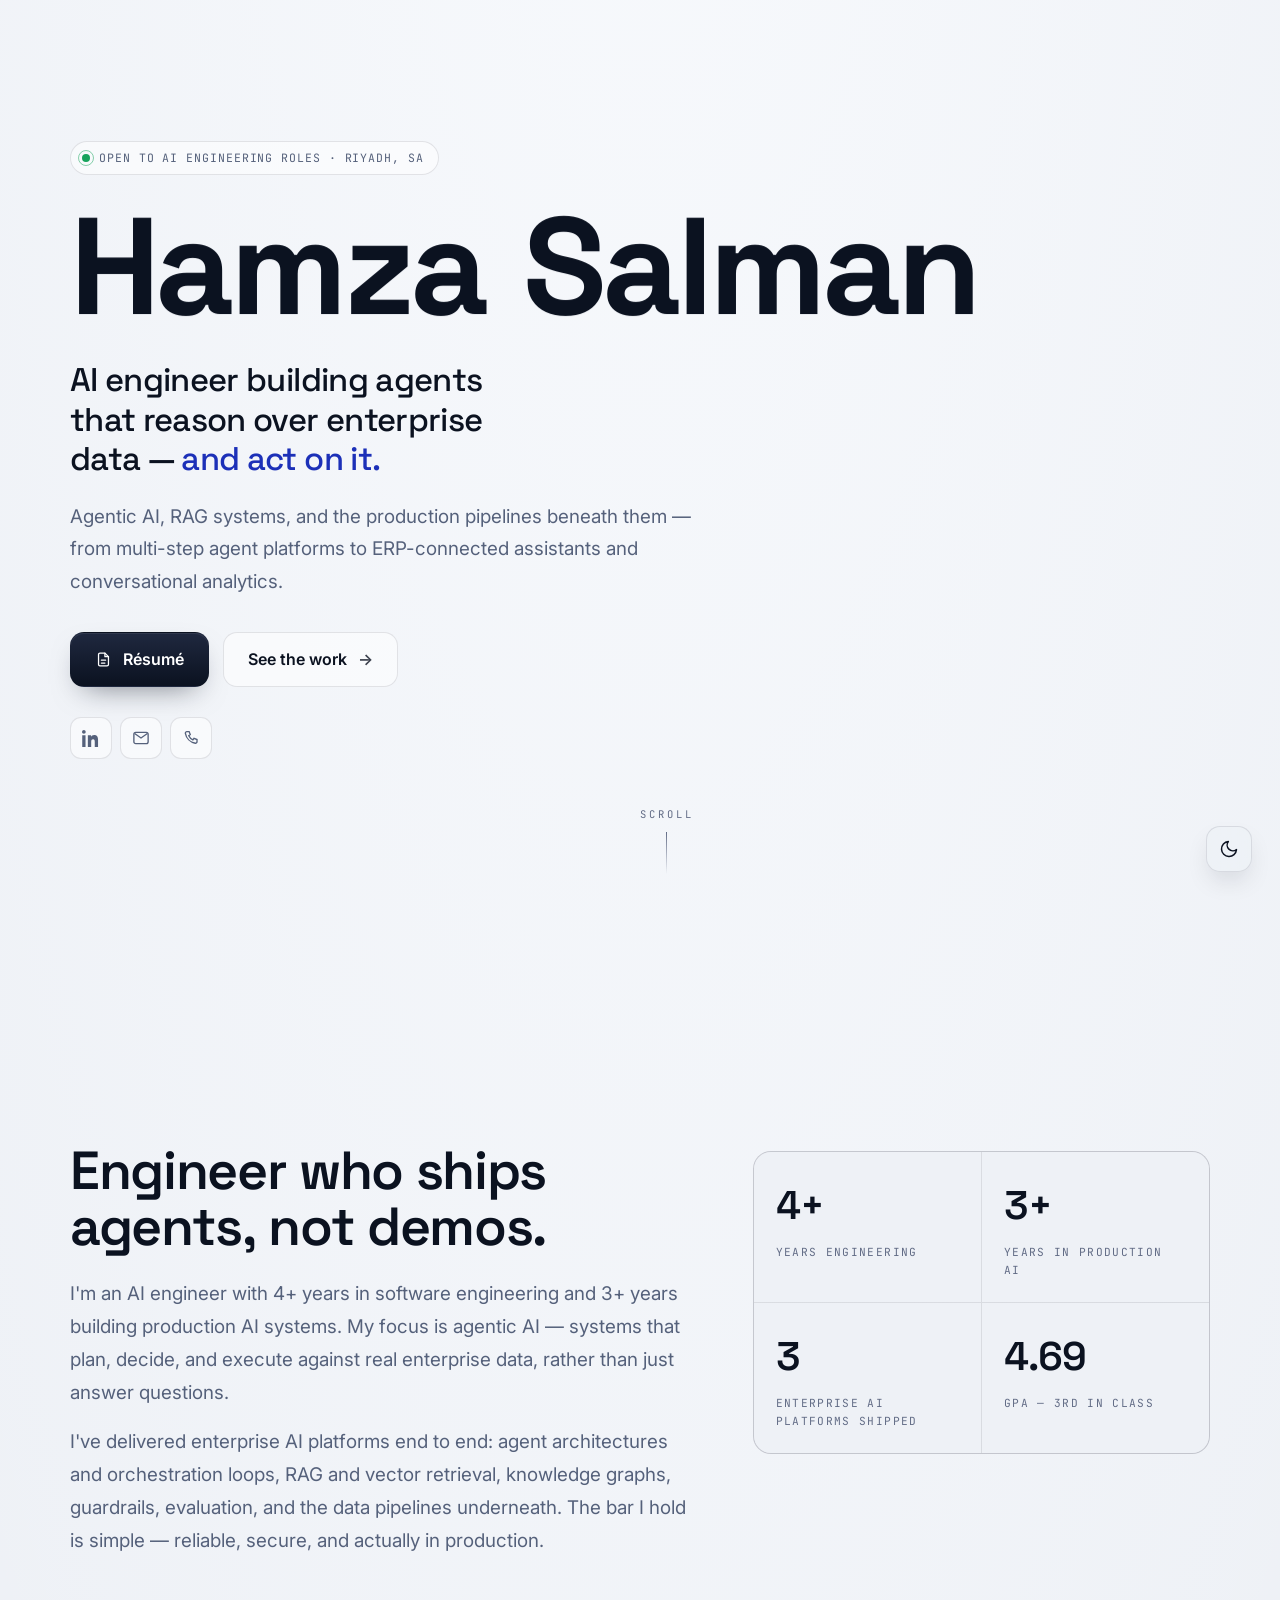
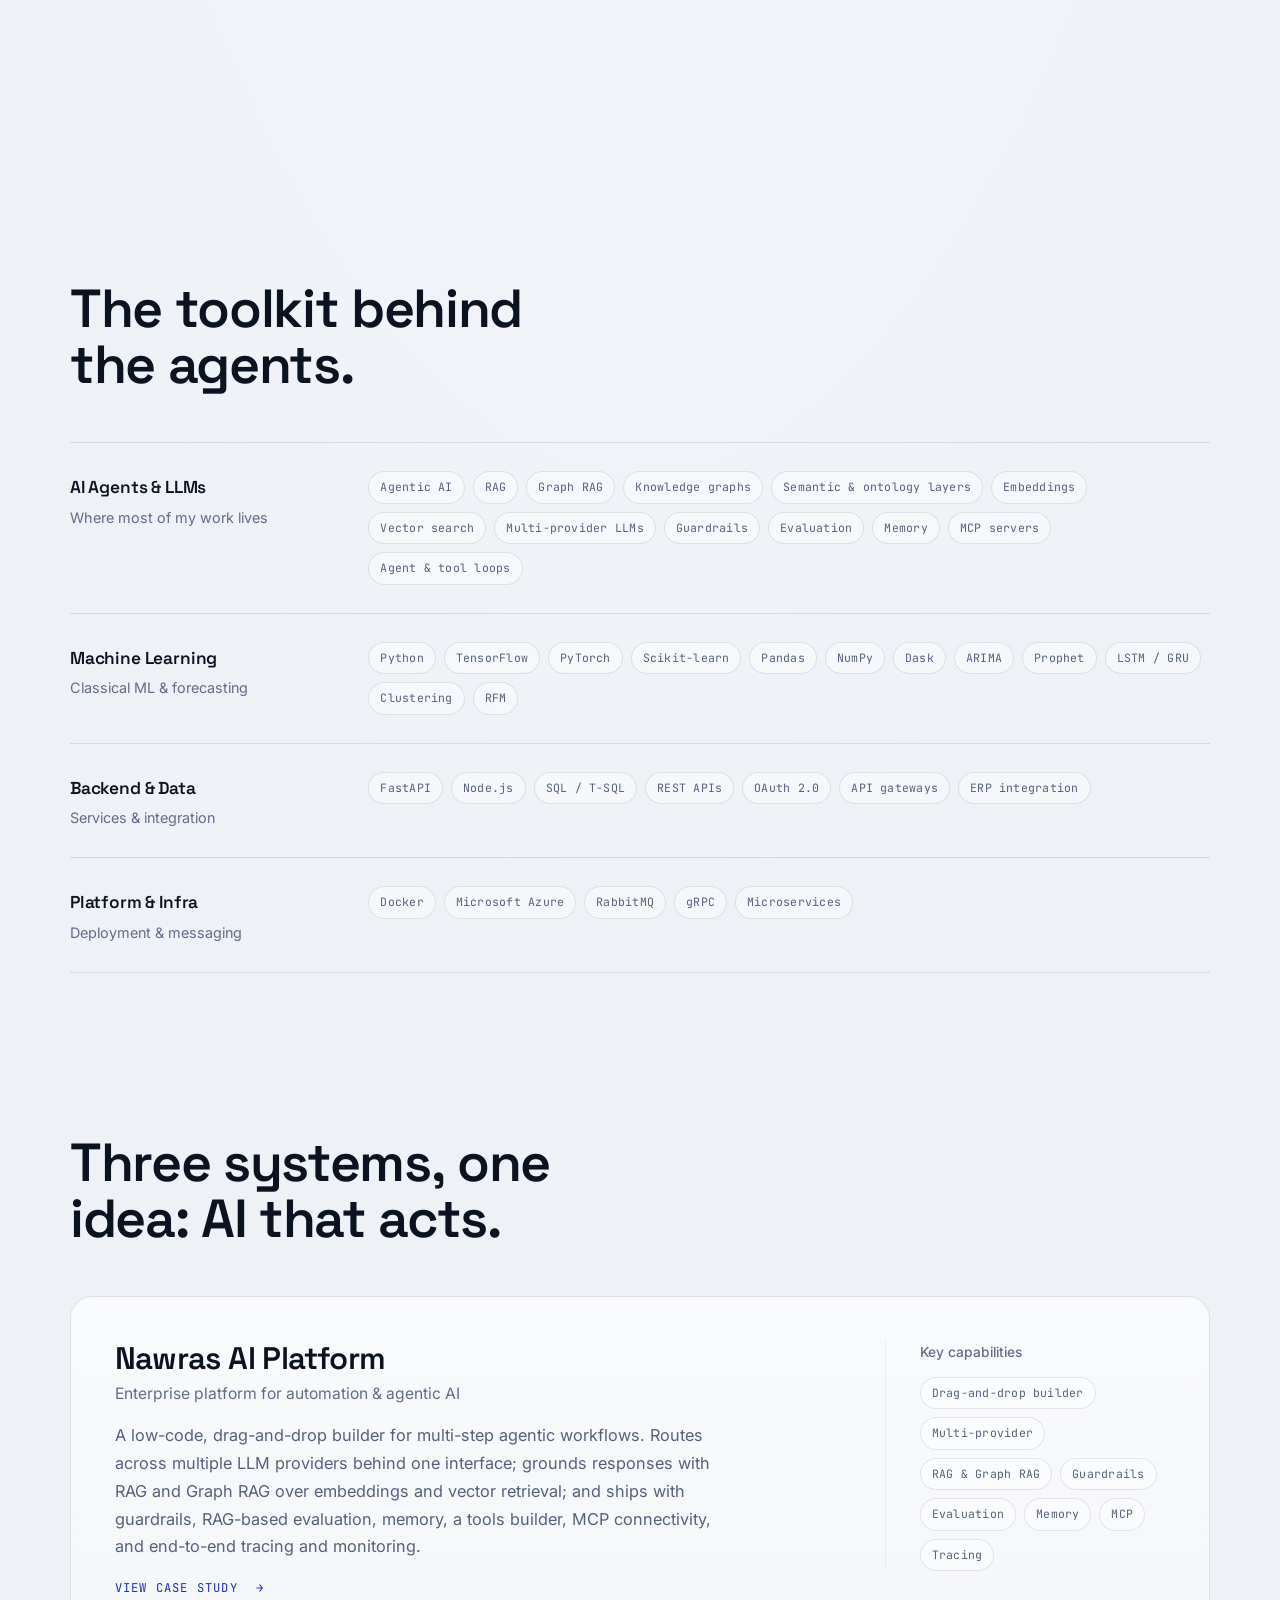
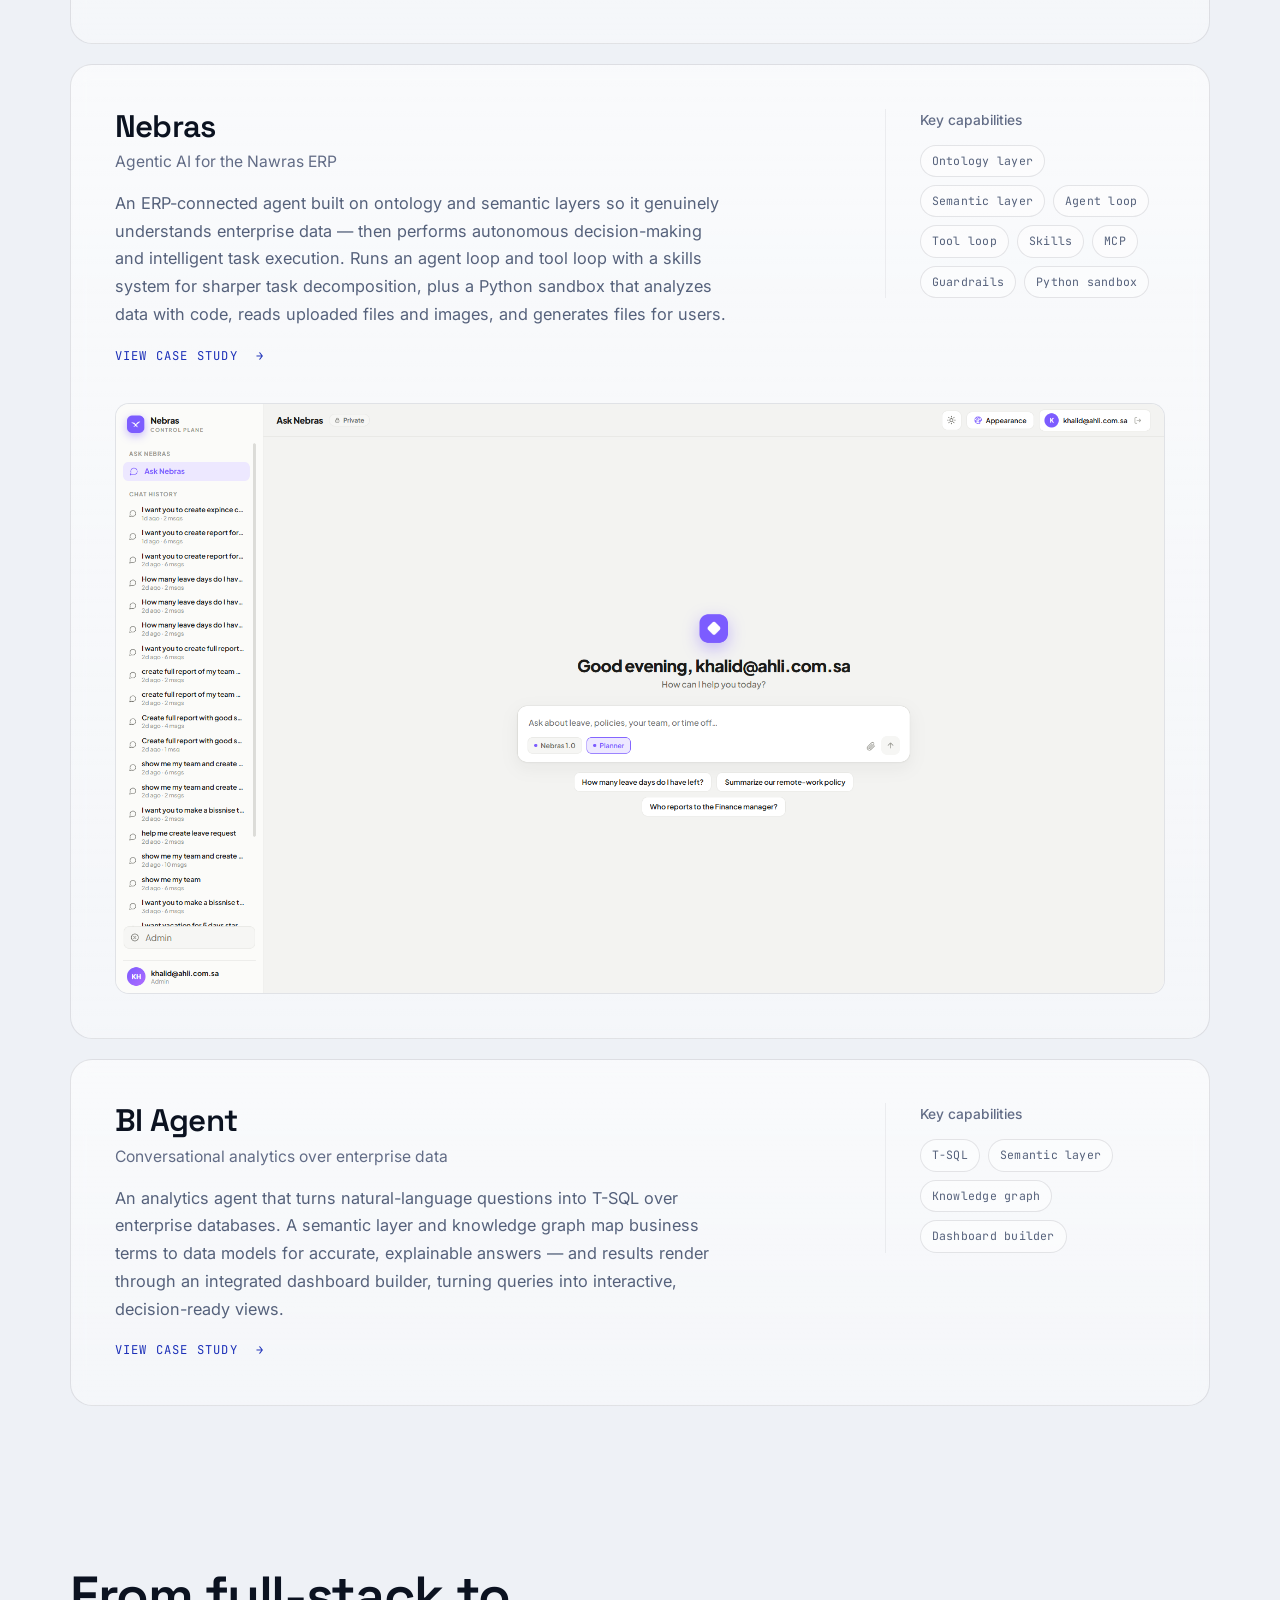
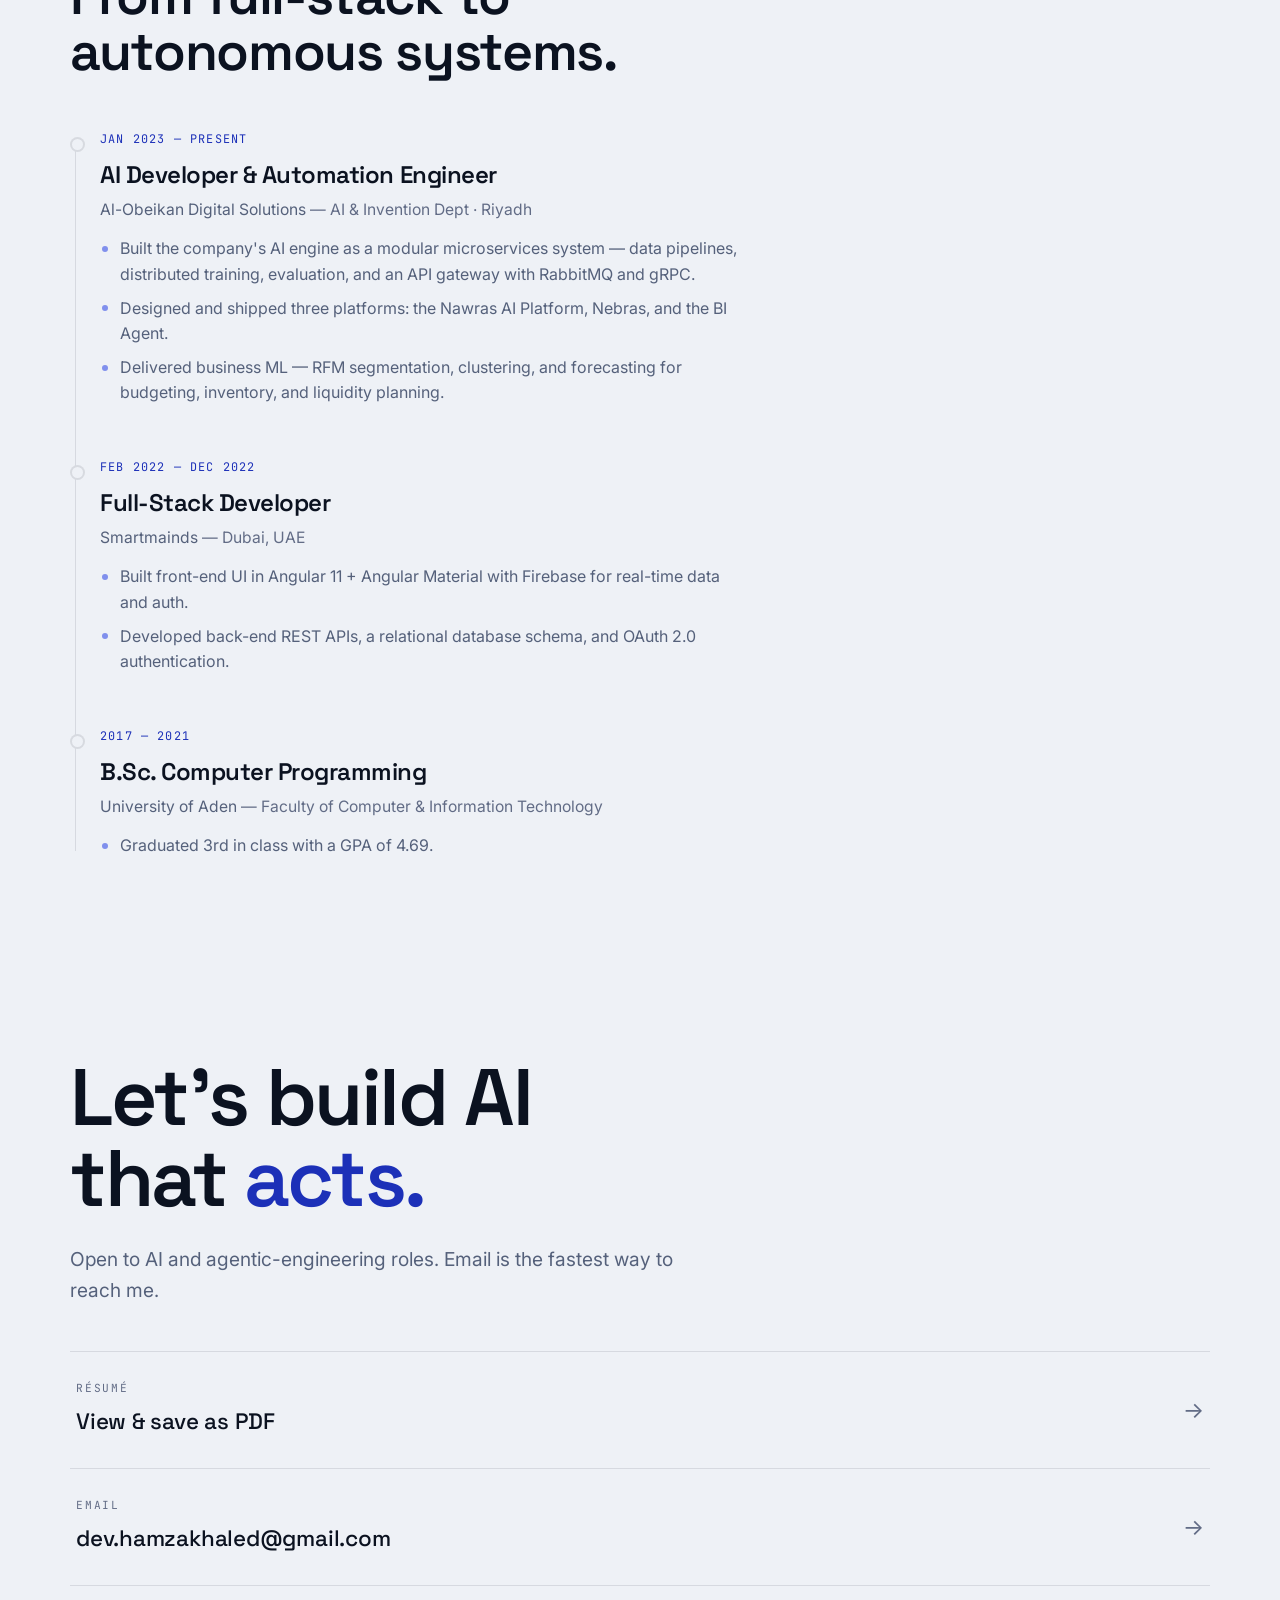
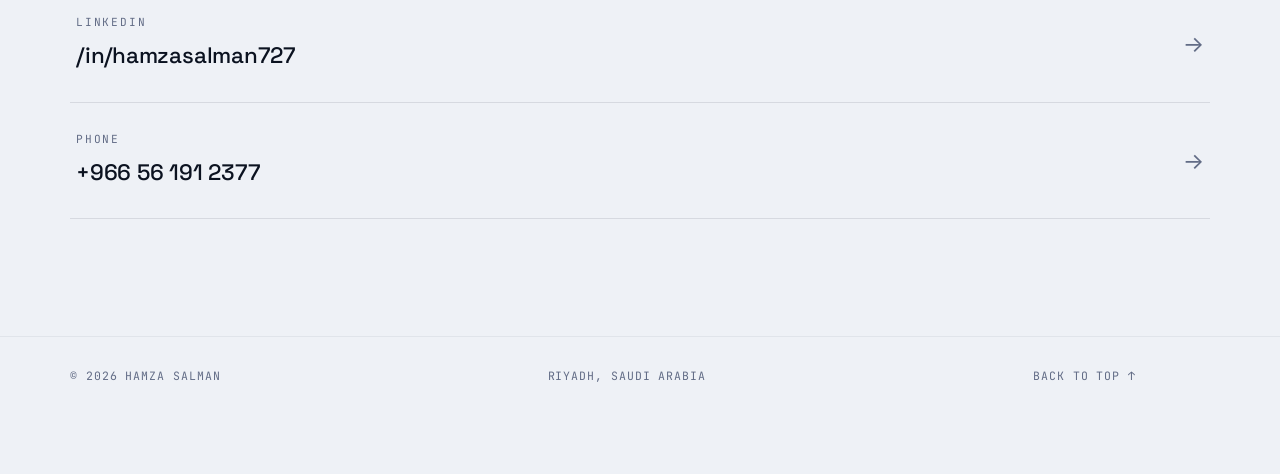
<file: index.html>
<!DOCTYPE html>
<html lang="en">
<head>
<meta charset="UTF-8" />
<meta name="viewport" content="width=device-width, initial-scale=1.0" />

<!-- prevent flash of wrong theme: set before stylesheet -->
<script>
(function(){try{
  document.documentElement.classList.add("js");
  if(window.WebGLRenderingContext) document.documentElement.classList.add("will3d");
  // module scripts run before "load": if the 3D world has not started by then, fall back to the plain layout
  addEventListener("load",function(){var c=document.documentElement.classList;if(!c.contains("has3d")){c.remove("will3d");c.add("no3d");}});
  var t = localStorage.getItem("theme");
  if(t!=="light" && t!=="dark"){
    t = (window.matchMedia && window.matchMedia("(prefers-color-scheme: dark)").matches) ? "dark" : "light";
  }
  document.documentElement.setAttribute("data-theme", t);
}catch(e){}})();
</script>

<title>Hamza Salman — AI Engineer</title>
<meta name="description" content="Hamza Salman — AI Engineer building agentic AI systems, RAG pipelines, and enterprise AI platforms." />
<meta name="author" content="Hamza Salman" />
<meta name="robots" content="index, follow" />
<meta name="color-scheme" content="light dark" />
<meta name="theme-color" id="metaTheme" content="#EEF1F6" />
<link rel="canonical" href="https://hamzakalid.github.io/me/" />

<!-- favicon (inline monogram) -->
<link rel="icon" href="data:image/svg+xml,%3Csvg%20xmlns='http://www.w3.org/2000/svg'%20viewBox='0%200%2032%2032'%3E%3Crect%20width='32'%20height='32'%20rx='8'%20fill='%230B1220'/%3E%3Ctext%20x='16'%20y='21'%20font-family='monospace'%20font-size='13'%20font-weight='700'%20fill='%23fff'%20text-anchor='middle'%3EHS%3C/text%3E%3C/svg%3E" />

<!-- Open Graph / Twitter -->
<meta property="og:type" content="website" />
<meta property="og:title" content="Hamza Salman — AI Engineer" />
<meta property="og:description" content="AI Engineer building agentic AI systems, RAG pipelines, and enterprise AI platforms that act on real data." />
<meta property="og:url" content="https://hamzakalid.github.io/me/" />
<meta property="og:site_name" content="Hamza Salman" />
<meta property="og:locale" content="en_US" />
<meta property="og:image" content="https://hamzakalid.github.io/me/og-image.svg" />
<meta property="og:image:alt" content="Hamza Salman — AI Engineer building agentic AI systems." />
<meta name="twitter:card" content="summary_large_image" />
<meta name="twitter:title" content="Hamza Salman — AI Engineer" />
<meta name="twitter:description" content="AI Engineer building agentic AI systems, RAG pipelines, and enterprise AI platforms that act on real data." />
<meta name="twitter:image" content="https://hamzakalid.github.io/me/og-image.svg" />

<link rel="preconnect" href="https://fonts.googleapis.com" />
<link rel="preconnect" href="https://fonts.gstatic.com" crossorigin />
<link href="https://fonts.googleapis.com/css2?family=Space+Grotesk:wght@400;500;600;700&family=Inter:wght@400;500;600&family=JetBrains+Mono:wght@400;500;600&display=swap" rel="stylesheet" />

<!-- structured data -->
<script type="application/ld+json">
{
  "@context": "https://schema.org",
  "@type": "Person",
  "name": "Hamza Salman",
  "jobTitle": "AI Engineer",
  "description": "AI Engineer building agentic AI systems, RAG pipelines, and enterprise AI platforms.",
  "email": "dev.hamzakhaled@gmail.com",
  "telephone": "+966561912377",
  "url": "https://hamzakalid.github.io/me/",
  "address": { "@type": "PostalAddress", "addressLocality": "Riyadh", "addressCountry": "SA" },
  "sameAs": ["https://www.linkedin.com/in/hamzasalman727"],
  "knowsAbout": ["Agentic AI", "Retrieval-Augmented Generation", "Knowledge Graphs", "Machine Learning", "LLM Orchestration", "Vector Search", "ERP Integration"],
  "alumniOf": { "@type": "CollegeOrUniversity", "name": "University of Aden" },
  "worksFor": { "@type": "Organization", "name": "Al-Obeikan Digital Solutions" }
}
</script>

<style>
  :root{
    color-scheme:light;
    /* surfaces */
    --frost:#EEF1F6;
    --frost-2:#F8FAFD;
    --paper:rgba(255,255,255,.62);
    --card-grad:linear-gradient(180deg,rgba(255,255,255,.66),rgba(255,255,255,.40));
    --nav-bg:rgba(238,241,246,.72);
    --ghost-bg:rgba(255,255,255,.5);
    --chip-bg:rgba(255,255,255,.45);
    --raised-hover:#ffffff;
    --row-hover-bg:rgba(255,255,255,.35);
    /* text */
    --ink:#0B1220;
    --ink-2:#1b2438;
    --slate:#55617B;
    --slate-2:#626C86;
    /* accent */
    --cobalt:#2740E6;
    --cobalt-ink:#1c30b8;
    --ok:#15a35b;
    /* lines */
    --line:rgba(11,18,32,.10);
    --line-soft:rgba(11,18,32,.06);
    /* primary button */
    --btn-primary-bg:linear-gradient(180deg,#1f283f,#0B1220);
    --btn-primary-fg:#ffffff;
    --btn-primary-shadow:0 12px 30px -14px rgba(11,18,32,.6),inset 0 1px 0 rgba(255,255,255,.08);
    --btn-primary-shadow-h:0 20px 44px -16px rgba(11,18,32,.6),inset 0 1px 0 rgba(255,255,255,.12);
    /* brand mark */
    --mark-bg:#0B1220;
    --mark-fg:#ffffff;
    /* background scrim */
    --scrim:rgba(238,241,246,.55);

    --maxw:1140px;
    --gut:clamp(20px,5vw,72px);
    --r:18px;
  }

  [data-theme="dark"]{
    color-scheme:dark;
    --frost:#0A0E19;
    --frost-2:#121A30;
    --paper:rgba(255,255,255,.035);
    --card-grad:linear-gradient(180deg,rgba(255,255,255,.05),rgba(255,255,255,.02));
    --nav-bg:rgba(10,14,25,.74);
    --ghost-bg:rgba(255,255,255,.05);
    --chip-bg:rgba(255,255,255,.04);
    --raised-hover:rgba(255,255,255,.10);
    --row-hover-bg:rgba(255,255,255,.04);
    --ink:#EAF0FA;
    --ink-2:#cdd6e8;
    --slate:#9BA8C2;
    --slate-2:#7a87a3;
    --cobalt:#5A72FF;
    --cobalt-ink:#9DACFF;
    --ok:#34d27f;
    --line:rgba(255,255,255,.12);
    --line-soft:rgba(255,255,255,.07);
    --btn-primary-bg:linear-gradient(180deg,#FFFFFF,#E7ECF6);
    --btn-primary-fg:#0B0F1A;
    --btn-primary-shadow:0 12px 30px -16px rgba(0,0,0,.7),inset 0 1px 0 rgba(255,255,255,.7);
    --btn-primary-shadow-h:0 20px 46px -18px rgba(0,0,0,.75),inset 0 1px 0 rgba(255,255,255,.8);
    --mark-bg:#EAF0FA;
    --mark-fg:#0B0F1A;
    --scrim:rgba(10,14,25,.62);
  }

  *{box-sizing:border-box;margin:0;padding:0}
  html{scroll-behavior:smooth;-webkit-text-size-adjust:100%}
  body{
    font-family:"Inter",system-ui,-apple-system,sans-serif;
    color:var(--ink);
    background-color:var(--frost);
    background-image:radial-gradient(120% 80% at 50% -10%, var(--frost-2), transparent 60%);
    line-height:1.6;
    overflow-x:hidden;
    -webkit-font-smoothing:antialiased;
    transition:background-color .45s ease,color .45s ease;
  }
  ::selection{background:rgba(39,64,230,.18);color:var(--ink)}
  html{scrollbar-color:rgba(85,97,123,.45) transparent;accent-color:var(--cobalt);caret-color:var(--cobalt)}
  [data-theme="dark"]{scrollbar-color:rgba(155,168,194,.35) transparent}
  .sr{position:absolute;width:1px;height:1px;padding:0;margin:-1px;overflow:hidden;clip:rect(0 0 0 0);white-space:nowrap;border:0}
  a{color:inherit;text-decoration:none}
  img,svg{display:block}

  /* visible focus for keyboard users */
  :where(a,button,[tabindex]):focus-visible{
    outline:2px solid var(--cobalt);
    outline-offset:3px;
    border-radius:8px;
  }
  #top:focus,#top:focus-visible{outline:none}

  /* skip link */
  .skip{
    position:fixed;top:10px;left:10px;z-index:200;
    transform:translateY(-160%);
    background:var(--mark-bg);color:var(--mark-fg);
    font-family:"JetBrains Mono",monospace;font-size:.78rem;
    padding:11px 16px;border-radius:11px;
    transition:transform .3s cubic-bezier(.2,.7,.2,1);
  }
  .skip:focus{transform:none}

  /* ---------- cinematic 3D world (assets/js/world.js + scenes/home.js) ---------- */
  #scene3d{position:fixed;inset:0;width:100%;height:100%;z-index:0;pointer-events:none;display:block;
    transition:opacity .6s ease}
  .no3d #scene3d,.no3d .scrim{display:none}
  /* keeps copy legible where it sits over the scene: text lives on the left, the world on the right */
  .scrim{position:fixed;inset:0;z-index:0;pointer-events:none;
    background:linear-gradient(90deg,var(--scrim) 0%,transparent 64%)}
  @supports (background:color-mix(in srgb,red 50%,transparent)){
    .scrim{background:linear-gradient(90deg,
      color-mix(in srgb,var(--frost) 82%,transparent) 0%,
      color-mix(in srgb,var(--frost) 50%,transparent) 36%,
      transparent 64%)}
  }

  /* ---------- layout ---------- */
  .shell{position:relative;z-index:1}
  .wrap{width:min(var(--maxw),100% - var(--gut)*2);margin-inline:auto}
  .section{padding-block:clamp(82px,13vh,168px);scroll-margin-top:88px}
  .section--tight{padding-block:clamp(64px,9vh,120px)}

  h2.head{
    font-family:"Space Grotesk",sans-serif;font-weight:600;
    font-size:clamp(1.95rem,4.6vw,3.35rem);line-height:1.04;
    letter-spacing:-.025em;color:var(--ink);max-width:18ch;text-wrap:balance;
  }
  .lede{
    color:var(--slate);font-size:clamp(1.02rem,1.5vw,1.18rem);
    line-height:1.75;max-width:60ch;margin-top:22px;
  }
  .lede + .lede{margin-top:16px}

  /* ---------- progress + nav ---------- */
  .progress{position:fixed;top:0;left:0;height:2px;width:0;z-index:60;
    background:linear-gradient(90deg,var(--cobalt),#5a72ff)}
  .nav{
    position:fixed;top:0;left:0;right:0;z-index:50;
    transform:translateY(-110%);opacity:0;
    transition:transform .55s cubic-bezier(.2,.7,.2,1),opacity .55s,background .45s ease;
    background:var(--nav-bg);backdrop-filter:blur(14px) saturate(1.4);
    border-bottom:1px solid var(--line-soft);
  }
  .nav.show{transform:none;opacity:1}
  .nav__in{width:min(var(--maxw),100% - var(--gut)*2);margin-inline:auto;
    display:flex;align-items:center;justify-content:space-between;height:62px}
  .mark{display:flex;align-items:center;gap:11px;font-family:"Space Grotesk",sans-serif;
    font-weight:600;letter-spacing:-.01em}
  .mark b{font-family:"JetBrains Mono",monospace;font-weight:600;font-size:.82rem;
    background:var(--mark-bg);color:var(--mark-fg);width:30px;height:30px;border-radius:9px;
    display:grid;place-items:center;letter-spacing:0;transition:background .45s ease,color .45s ease}
  .navlinks{display:flex;gap:30px;align-items:center}
  .navlinks a{font-family:"JetBrains Mono",monospace;font-size:.76rem;letter-spacing:.08em;
    text-transform:uppercase;color:var(--slate);position:relative;padding:4px 0;
    transition:color .3s ease}
  .navlinks a::after{content:"";position:absolute;left:0;bottom:-2px;height:1px;width:0;
    background:var(--cobalt);transition:width .35s ease}
  .navlinks a:hover{color:var(--ink)}
  .navlinks a:hover::after{width:100%}
  .navlinks a.active{color:var(--ink)}
  .navlinks a.active::after{width:100%}

  /* ---------- buttons ---------- */
  .btn{display:inline-flex;align-items:center;gap:11px;font-weight:600;font-size:1rem;
    padding:14px 24px;border-radius:14px;border:1px solid transparent;cursor:pointer;
    transition:transform .32s cubic-bezier(.2,.7,.2,1),box-shadow .32s,border-color .32s,background .32s,color .25s}
  .btn .arw{transition:transform .32s cubic-bezier(.2,.7,.2,1);opacity:.8}
  .btn:hover .arw{transform:translateX(5px);opacity:1}
  .btn:active{transform:translateY(0) scale(.985)}
  .btn-primary{background:var(--btn-primary-bg);color:var(--btn-primary-fg);
    box-shadow:var(--btn-primary-shadow)}
  .btn-primary:hover{transform:translateY(-2px);box-shadow:var(--btn-primary-shadow-h)}
  .btn-ghost{background:var(--ghost-bg);border-color:var(--line);color:var(--ink);backdrop-filter:blur(8px)}
  .btn-ghost:hover{transform:translateY(-2px);border-color:rgba(39,64,230,.5);color:var(--cobalt-ink)}

  /* ---------- hero ---------- */
  .hero{position:relative;min-height:100svh;display:flex;align-items:center;
    padding-block:clamp(96px,16vh,140px)}
  .hero__in{width:min(var(--maxw),100% - var(--gut)*2);margin-inline:auto;will-change:transform,opacity}
  .avail{display:flex;width:max-content;max-width:100%;align-items:center;gap:9px;margin-bottom:28px;
    font-family:"JetBrains Mono",monospace;font-size:.72rem;letter-spacing:.08em;
    text-transform:uppercase;color:var(--slate);
    padding:7px 14px 7px 11px;border:1px solid var(--line);border-radius:999px;
    background:var(--ghost-bg);backdrop-filter:blur(8px)}
  .avail .dot{width:8px;height:8px;border-radius:50%;background:var(--ok);position:relative;flex:none}
  .avail .dot::after{content:"";position:absolute;inset:-4px;border-radius:50%;
    border:1px solid var(--ok);opacity:.5;animation:ping 2.4s cubic-bezier(.2,.7,.2,1) infinite}
  @keyframes ping{0%{transform:scale(.7);opacity:.6}70%,100%{transform:scale(1.7);opacity:0}}
  .name{font-family:"Space Grotesk",sans-serif;font-weight:700;
    font-size:clamp(2.9rem,11.5vw,8.6rem);line-height:.93;letter-spacing:-.035em;
    margin-bottom:30px}
  .name{perspective:900px}
  .word{display:inline-block;transform-style:preserve-3d}
  .lw{display:inline-block;will-change:transform,opacity;opacity:calc(1 - var(--sp,0) * 1.3);
    transform:translate3d(calc(var(--dx) * var(--sp,0) * 1px),calc(var(--dy) * var(--sp,0) * 1px),calc(var(--dz) * var(--sp,0) * 1px))
      rotateX(calc(var(--rx) * var(--sp,0) * 1deg)) rotateY(calc(var(--ry) * var(--sp,0) * 1deg))}
  .word:not(:last-child){margin-right:.28em}
  .letter{display:inline-block;will-change:transform,opacity;color:var(--ink)}
  .hero__role{font-family:"Space Grotesk",sans-serif;font-weight:500;
    font-size:clamp(1.25rem,3vw,2.05rem);line-height:1.2;letter-spacing:-.02em;
    color:var(--ink);max-width:25ch;text-wrap:balance}
  .hero__role .hl{color:var(--cobalt-ink)}
  .hero__bio{color:var(--slate);font-size:clamp(1.02rem,1.5vw,1.18rem);line-height:1.7;
    max-width:54ch;margin-top:22px}
  .hero__cta{display:flex;flex-wrap:wrap;gap:14px;margin-top:34px}
  .socials{display:flex;gap:8px;margin-top:30px}
  .socials a{width:42px;height:42px;border-radius:11px;border:1px solid var(--line);
    background:var(--ghost-bg);display:grid;place-items:center;color:var(--slate);
    transition:transform .3s,color .3s,border-color .3s,background .3s}
  .socials a:hover{transform:translateY(-3px);color:var(--cobalt-ink);
    border-color:rgba(39,64,230,.4);background:var(--raised-hover)}
  .socials svg{width:18px;height:18px}

  .cue{position:absolute;left:50%;bottom:26px;transform:translateX(-50%);
    display:flex;flex-direction:column;align-items:center;gap:9px;color:var(--slate-2)}
  .cue span{font-family:"JetBrains Mono",monospace;font-size:.66rem;letter-spacing:.28em;text-transform:uppercase}
  .cue i{width:1px;height:42px;background:linear-gradient(var(--slate-2),transparent);position:relative;overflow:hidden}
  .cue i::after{content:"";position:absolute;top:-50%;left:0;width:1px;height:50%;
    background:var(--cobalt);animation:cueRun 1.8s ease-in-out infinite}
  @keyframes cueRun{0%{top:-50%}60%,100%{top:100%}}

  /* hero load-in */
  .li{opacity:0;transform:translateY(22px);animation:liUp .9s cubic-bezier(.2,.7,.2,1) forwards}
  .li-1{animation-delay:.05s}.li-2{animation-delay:.6s}.li-3{animation-delay:.74s}
  .li-4{animation-delay:.88s}.li-5{animation-delay:1.02s}.li-6{animation-delay:1.2s}
  @keyframes liUp{to{opacity:1;transform:none}}
  .letter{opacity:0;transform:translateY(.85em);
    animation:letUp .85s cubic-bezier(.2,.75,.2,1) forwards;
    animation-delay:calc(var(--i)*.034s + .12s)}
  @keyframes letUp{to{opacity:1;transform:none}}

  /* ---------- reveal ---------- */
  .js .reveal{opacity:0;transform:translate3d(0,34px,0);filter:blur(8px);
    transition:opacity .8s cubic-bezier(.16,1,.3,1),transform .8s cubic-bezier(.16,1,.3,1),filter .8s cubic-bezier(.16,1,.3,1)}
  .reveal.in{opacity:1;transform:translate3d(0,0,0);filter:blur(0)}

  /* headings arrive word by word from behind a mask */
  .js .split.reveal{opacity:1;transform:none;filter:none}
  .split .w{display:inline-block;overflow:hidden;vertical-align:top;padding-bottom:.1em;margin-bottom:-.1em}
  .split .wi{display:inline-block;transform:translate3d(0,108%,0) rotate(5deg);transform-origin:0 100%;
    transition:transform 1s cubic-bezier(.16,1,.3,1);transition-delay:calc(var(--i) * 55ms)}
  .split.in .wi{transform:none}

  /* each section is a stop on the camera's route: give it room to arrive */
  #about,#contact{min-height:100svh;display:flex;align-items:center}
  #about>.wrap,#contact>.wrap{width:min(var(--maxw),100% - var(--gut)*2)}

  /* ---------- about ---------- */
  .about__grid{display:grid;grid-template-columns:1.15fr .85fr;gap:clamp(32px,5vw,76px);align-items:start}
  .stats{display:grid;grid-template-columns:1fr 1fr;gap:1px;background:var(--line);
    border:1px solid var(--line);border-radius:var(--r);overflow:hidden;margin-top:8px}
  .stat{background:var(--frost);padding:22px 22px;transition:background .45s ease}
  .stat b{font-family:"Space Grotesk",sans-serif;font-weight:600;font-variant-numeric:tabular-nums;font-size:clamp(1.7rem,3.4vw,2.5rem);
    letter-spacing:-.02em;display:block;color:var(--ink)}
  .stat span{font-family:"JetBrains Mono",monospace;font-size:.7rem;letter-spacing:.12em;
    text-transform:uppercase;color:var(--slate-2);margin-top:6px;display:block}

  /* ---------- stack ---------- */
  .stack{margin-top:50px;border-bottom:1px solid var(--line)}
  .srow{display:grid;grid-template-columns:minmax(180px,260px) 1fr;gap:clamp(16px,3vw,48px);
    padding:clamp(20px,2.4vw,28px) 0;border-top:1px solid var(--line)}
  .srow dt{font-family:"Space Grotesk",sans-serif;font-weight:600;font-size:1.08rem;
    letter-spacing:-.01em;color:var(--ink);padding-top:3px}
  .srow dt small{display:block;font-family:"Inter",sans-serif;font-weight:400;font-size:.9rem;
    letter-spacing:0;color:var(--slate-2);margin-top:4px}
  .chips{display:flex;flex-wrap:wrap;gap:8px}
  .chip{font-family:"JetBrains Mono",monospace;font-size:.72rem;letter-spacing:.02em;
    padding:6px 11px;border:1px solid var(--line);border-radius:999px;color:var(--slate);
    background:var(--chip-bg);transition:color .3s,border-color .3s,background .3s}
  .chip:hover{color:var(--ink);border-color:rgba(39,64,230,.4);background:var(--raised-hover)}
  .srow .chips{align-items:flex-start;align-content:flex-start}

  /* ---------- work ---------- */
  .works{display:flex;flex-direction:column;gap:20px;margin-top:50px}
  .proj{position:relative;display:grid;grid-template-columns:minmax(0,1fr) minmax(200px,280px);column-gap:clamp(24px,4vw,64px);row-gap:clamp(24px,3vw,36px);
    padding:clamp(26px,3.4vw,46px);border:1px solid var(--line);border-radius:22px;
    background:var(--card-grad);
    backdrop-filter:blur(10px);
    transition:transform .55s cubic-bezier(.2,.7,.2,1),border-color .45s,box-shadow .55s,background .45s ease}
  .proj:hover{transform:translateY(-6px);border-color:rgba(39,64,230,.42);
    box-shadow:0 30px 70px -34px rgba(39,64,230,.5)}
  .proj__t{font-family:"Space Grotesk",sans-serif;font-weight:600;
    font-size:clamp(1.4rem,2.6vw,1.95rem);letter-spacing:-.02em;line-height:1.1}
  .proj__d{font-size:.98rem;color:var(--slate-2);margin-top:6px}
  .proj__p{color:var(--slate);margin-top:16px;max-width:62ch;font-size:1.02rem;line-height:1.7}
  .proj__aside{border-left:1px solid var(--line-soft);padding-left:clamp(20px,2.6vw,36px);align-self:start}
  .proj__aside h4{font-family:"Inter",sans-serif;font-weight:500;font-size:.86rem;color:var(--slate-2);margin-bottom:14px}
  .proj__shot{grid-column:1 / -1;border-radius:14px;overflow:hidden;
    border:1px solid var(--line);background:var(--frost-2);aspect-ratio:16/9}
  .proj__shot img{width:100%;height:100%;object-fit:cover;object-position:top left;
    transition:transform .8s cubic-bezier(.16,1,.3,1)}
  .proj:hover .proj__shot img{transform:scale(1.015)}
  .proj__shot .shot-dark{display:none}
  [data-theme="dark"] .proj__shot .shot-light{display:none}
  [data-theme="dark"] .proj__shot .shot-dark{display:block}

  /* ---------- path / timeline ---------- */
  .tl{position:relative;margin-top:50px;padding-left:30px}
  .tl::before{content:"";position:absolute;left:5px;top:8px;bottom:8px;width:1px;background:var(--line)}
  .tl-progress{position:absolute;left:5px;top:8px;width:1px;height:calc(100% - 16px);
    transform-origin:top center;transform:scaleY(0);
    background:linear-gradient(var(--cobalt),#5a72ff)}
  .tl-item{position:relative;padding-bottom:clamp(30px,4.4vw,52px)}
  .tl-item:last-child{padding-bottom:0}
  .tl-item::before{content:"";position:absolute;left:-30px;top:7px;width:11px;height:11px;
    border-radius:50%;background:var(--frost);border:2px solid var(--line);box-shadow:0 0 0 4px transparent;
    transition:border-color .45s ease,background .45s ease,box-shadow .45s ease}
  .tl-item.active::before{background:var(--cobalt);border-color:var(--cobalt);
    box-shadow:0 0 0 4px rgba(39,64,230,.16)}
  .tl-when{font-family:"JetBrains Mono",monospace;font-size:.74rem;letter-spacing:.1em;
    text-transform:uppercase;color:var(--cobalt-ink)}
  .tl-role{font-family:"Space Grotesk",sans-serif;font-weight:600;font-size:clamp(1.18rem,2.2vw,1.5rem);
    letter-spacing:-.02em;margin-top:7px}
  .tl-org{color:var(--slate);margin-top:3px;font-size:.98rem}
  .tl-org em{font-style:normal;color:var(--slate-2)}
  .tl-list{list-style:none;margin-top:14px;display:flex;flex-direction:column;gap:8px;max-width:64ch}
  .tl-list li{position:relative;padding-left:20px;color:var(--slate);font-size:1rem;line-height:1.6}
  .tl-list li::before{content:"";position:absolute;left:2px;top:.62em;width:6px;height:6px;
    border-radius:50%;background:rgba(39,64,230,.55)}

  /* ---------- contact + footer ---------- */
  .contact__head{font-family:"Space Grotesk",sans-serif;font-weight:600;
    font-size:clamp(2.4rem,7.2vw,5rem);line-height:1.02;letter-spacing:-.03em}
  .contact__head .hl{color:var(--cobalt-ink)}
  .contact__sub{color:var(--slate);font-size:clamp(1.02rem,1.5vw,1.2rem);max-width:52ch;margin-top:24px}
  .crows{margin-top:46px}
  .crow{display:flex;align-items:center;justify-content:space-between;gap:18px;
    padding:clamp(20px,2.6vw,28px) 6px;border-top:1px solid var(--line);
    transition:padding .4s cubic-bezier(.2,.7,.2,1),color .3s,background .3s}
  .crow:last-child{border-bottom:1px solid var(--line)}
  .crow:hover{padding-left:18px;color:var(--cobalt-ink);background:var(--row-hover-bg)}
  .crow__l{display:flex;flex-direction:column;gap:6px;min-width:0}
  .crow__lab{font-family:"JetBrains Mono",monospace;font-size:.7rem;letter-spacing:.16em;
    text-transform:uppercase;color:var(--slate-2)}
  .crow__v{font-family:"Space Grotesk",sans-serif;font-weight:500;font-size:clamp(1.05rem,2vw,1.4rem);
    letter-spacing:-.01em;white-space:nowrap;overflow:hidden;text-overflow:ellipsis}
  .crow .arw{font-size:1.4rem;color:var(--slate-2);transition:transform .35s cubic-bezier(.2,.7,.2,1),color .3s}
  .crow:hover .arw{transform:translateX(8px);color:var(--cobalt)}

  footer{border-top:1px solid var(--line-soft)}
  .foot{display:flex;flex-wrap:wrap;gap:14px;justify-content:space-between;align-items:center;
    padding:30px 0 88px;font-family:"JetBrains Mono",monospace;font-size:.72rem;
    letter-spacing:.08em;text-transform:uppercase;color:var(--slate-2)}
  .foot a{color:var(--slate-2);transition:color .3s}
  .foot a:hover{color:var(--cobalt-ink)}

  /* ---------- theme toggle ---------- */
  .theme-toggle{
    position:fixed;right:clamp(16px,3vw,28px);bottom:clamp(16px,3vw,28px);z-index:70;
    width:46px;height:46px;border-radius:14px;display:grid;place-items:center;cursor:pointer;
    background:var(--nav-bg);backdrop-filter:blur(14px) saturate(1.4);
    border:1px solid var(--line);color:var(--ink);
    box-shadow:0 12px 30px -14px rgba(11,18,32,.45);
    transition:transform .3s cubic-bezier(.2,.7,.2,1),border-color .3s,color .3s,background .45s ease}
  .theme-toggle:hover{transform:translateY(-3px);border-color:rgba(39,64,230,.45);color:var(--cobalt-ink)}
  .theme-toggle:active{transform:translateY(0) scale(.94)}
  .theme-toggle svg{width:20px;height:20px}
  .theme-toggle .i-sun{display:none}
  .theme-toggle .i-moon{display:block}
  [data-theme="dark"] .theme-toggle .i-sun{display:block}
  [data-theme="dark"] .theme-toggle .i-moon{display:none}

  /* ---------- micro-interactions ---------- */
  .btn .ico{width:17px;height:17px;flex:none}
  .socials a:active{transform:translateY(-1px) scale(.93)}
  .crow{position:relative}
  .crow:active{transform:scale(.994)}
  .stat:hover{background:var(--raised-hover)}
  .stat b{transition:color .35s ease}
  .stat:hover b{color:var(--cobalt-ink)}
  .crow__copied{position:absolute;right:8px;top:50%;transform:translateY(-50%) translateX(8px);
    font-family:"JetBrains Mono",monospace;font-size:.7rem;letter-spacing:.14em;text-transform:uppercase;
    color:var(--cobalt-ink);opacity:0;pointer-events:none;
    transition:opacity .35s ease,transform .35s cubic-bezier(.2,.7,.2,1)}
  .crow.copied .crow__copied{opacity:1;transform:translateY(-50%) translateX(0)}
  .crow.copied .arw{opacity:0;transform:translateX(10px)}
  .proj{--mx:50%;--my:50%}
  .proj::after{content:"";position:absolute;inset:0;border-radius:inherit;pointer-events:none;z-index:0;
    background:radial-gradient(380px circle at var(--mx) var(--my),rgba(90,114,255,.13),transparent 62%);
    opacity:0;transition:opacity .45s ease}
  .proj:hover::after{opacity:1}
  .proj>*{position:relative;z-index:1}
  .proj__link::before{content:"";position:absolute;inset:0;border-radius:22px;z-index:2}
  .proj__link{display:inline-flex;align-items:center;gap:9px;margin-top:18px;
    font-family:"JetBrains Mono",monospace;font-size:.76rem;letter-spacing:.1em;text-transform:uppercase;
    color:var(--cobalt-ink);transition:gap .3s cubic-bezier(.2,.7,.2,1)}
  .proj__link .arw{transition:transform .3s cubic-bezier(.2,.7,.2,1)}
  .proj__link:hover{gap:13px}
  .proj__link:hover .arw{transform:translateX(4px)}

  /* ---------- responsive ---------- */
  /* desktop with the 3D world: content keeps the left column, the world owns the right */
  @media (min-width:1000px) and (min-aspect-ratio:1201/1000){
    .will3d .stack,.will3d .works,.will3d .tl,.will3d .crows{max-width:min(720px,60%)}
    .will3d .proj{grid-template-columns:1fr}
    .will3d .proj__aside{border-left:0;padding-left:0;border-top:1px solid var(--line-soft);padding-top:20px}
    .will3d .proj__shot{display:none} /* shown in the world as a floating screen instead */
  }
  @media (min-width:1000px) and (max-width:1199.98px) and (min-aspect-ratio:1201/1000){
    .will3d .stack,.will3d .works,.will3d .tl,.will3d .crows{max-width:56%}
    .will3d .srow{grid-template-columns:1fr;gap:12px} /* label above the chips in the narrow column */
  }
  /* below 1000px text spans the full width, so the world sits behind an even veil (matches world.js) */
  @media not all and (min-width:1000px) and (min-aspect-ratio:1201/1000){
    .scrim{background:var(--scrim)}
    @supports (background:color-mix(in srgb,red 50%,transparent)){.scrim{background:color-mix(in srgb,var(--frost) 55%,transparent)}}
  }
  @media (max-width:1299.98px){.foot{padding-right:calc(46px + clamp(16px,3vw,28px))}}
  @media (max-width:820px){
    .about__grid{grid-template-columns:1fr}
    .srow{grid-template-columns:1fr;gap:12px}
    .navlinks{display:none}
    .proj{grid-template-columns:1fr}
    .proj__aside{border-left:0;padding-left:0;border-top:1px solid var(--line-soft);padding-top:20px}
  }
  @media (max-width:520px){
    .hero__cta{flex-direction:column;align-items:flex-start}
    .btn{width:100%;justify-content:center}
    .crow__v{font-size:1.02rem}
    .mark{white-space:nowrap}
    .nav .btn{width:auto;padding:8px 14px!important;font-size:.84rem!important}
  }

  @media (prefers-reduced-motion:reduce){
    html{scroll-behavior:auto}
    *{animation:none!important;transition:none!important}
    .li,.letter,.reveal,.wi,.lw{opacity:1!important;transform:none!important;filter:none!important}
    .cue{display:none}
  }
</style>
</head>
<body>

<a class="skip" href="#top">Skip to content</a>

<div class="progress" id="progress"></div>
<canvas id="scene3d" aria-hidden="true"></canvas>
<div class="scrim" aria-hidden="true"></div>

<!-- theme toggle -->
<button class="theme-toggle" id="themeToggle" type="button" aria-label="Switch to dark theme">
  <svg class="i-moon" viewBox="0 0 24 24" fill="none" stroke="currentColor" stroke-width="1.8" stroke-linecap="round" stroke-linejoin="round" aria-hidden="true"><path d="M21 12.8A9 9 0 1 1 11.2 3a7 7 0 0 0 9.8 9.8z"/></svg>
  <svg class="i-sun" viewBox="0 0 24 24" fill="none" stroke="currentColor" stroke-width="1.8" stroke-linecap="round" stroke-linejoin="round" aria-hidden="true"><circle cx="12" cy="12" r="4.2"/><path d="M12 2.5v2.6M12 18.9v2.6M4.6 4.6l1.8 1.8M17.6 17.6l1.8 1.8M2.5 12h2.6M18.9 12h2.6M4.6 19.4l1.8-1.8M17.6 6.4l1.8-1.8"/></svg>
</button>

<!-- nav (appears on scroll) -->
<nav class="nav" id="nav" aria-label="Primary">
  <div class="nav__in">
    <a class="mark" href="#top"><b>HS</b><span>Hamza Salman</span></a>
    <div class="navlinks">
      <a href="#about">About</a>
      <a href="#stack">Stack</a>
      <a href="#work">Work</a>
      <a href="#path">Path</a>
      <a href="#contact">Contact</a>
      <a href="./resume.html" target="_blank" rel="noopener">Résumé</a>
    </div>
    <a class="btn btn-primary" href="#contact" style="padding:9px 18px;font-size:.88rem;border-radius:11px">
      Get in touch <span class="arw">→</span>
    </a>
  </div>
</nav>

<main class="shell" id="top" tabindex="-1">

  <!-- HERO -->
  <header class="hero">
    <div class="hero__in" id="heroIn">
      <p class="avail li li-1"><span class="dot" aria-hidden="true"></span>Open to AI engineering roles · Riyadh, SA</p>
      <h1 class="name" id="heroName">Hamza Salman</h1>
      <p class="hero__role li li-2">AI engineer building agents that reason over enterprise data — <span class="hl">and act on it.</span></p>
      <p class="hero__bio li li-3">Agentic AI, RAG systems, and the production pipelines beneath them — from multi-step agent platforms to ERP-connected assistants and conversational analytics.</p>
      <div class="hero__cta li li-4">
        <a class="btn btn-primary" data-magnetic="0.3" href="./resume.html" target="_blank" rel="noopener">
          <svg class="ico" viewBox="0 0 24 24" fill="none" stroke="currentColor" stroke-width="1.8" stroke-linecap="round" stroke-linejoin="round" aria-hidden="true"><path d="M14 3H7a2 2 0 0 0-2 2v14a2 2 0 0 0 2 2h10a2 2 0 0 0 2-2V8z"/><path d="M14 3v5h5"/><path d="M9 13h6M9 17h5"/></svg>
          Résumé
        </a>
        <a class="btn btn-ghost" data-magnetic="0.2" href="#work">See the work <span class="arw">→</span></a>
      </div>
      <div class="socials li li-5">
        <a href="https://www.linkedin.com/in/hamzasalman727" target="_blank" rel="noopener" aria-label="LinkedIn">
          <svg viewBox="0 0 24 24" fill="currentColor" aria-hidden="true"><path d="M4.98 3.5A2.5 2.5 0 1 1 0 3.5a2.5 2.5 0 0 1 4.98 0zM.3 8.2h4.4V24H.3V8.2zm7.5 0h4.2v2.16h.06c.58-1.1 2-2.26 4.12-2.26 4.4 0 5.22 2.9 5.22 6.67V24h-4.4v-6.6c0-1.57-.03-3.6-2.2-3.6-2.2 0-2.54 1.72-2.54 3.49V24H7.8V8.2z"/></svg>
        </a>
        <a href="mailto:dev.hamzakhaled@gmail.com" aria-label="Email">
          <svg viewBox="0 0 24 24" fill="none" stroke="currentColor" stroke-width="1.8" aria-hidden="true"><rect x="2.5" y="4.5" width="19" height="15" rx="2.5"/><path d="m3.5 6 8.5 6 8.5-6"/></svg>
        </a>
        <a href="tel:+966561912377" aria-label="Phone">
          <svg viewBox="0 0 24 24" fill="none" stroke="currentColor" stroke-width="1.8" aria-hidden="true"><path d="M6.5 3.5h3l1.5 4-2 1.5a12 12 0 0 0 5.5 5.5l1.5-2 4 1.5v3a2 2 0 0 1-2.2 2A16.5 16.5 0 0 1 4.5 5.7 2 2 0 0 1 6.5 3.5z"/></svg>
        </a>
      </div>
    </div>
    <div class="cue li li-6" aria-hidden="true"><span>Scroll</span><i></i></div>
  </header>

  <!-- ABOUT -->
  <section class="section" id="about" aria-labelledby="about-h">
    <div class="wrap about__grid">
      <div>
        <h2 class="head split reveal" id="about-h">Engineer who ships agents, not demos.</h2>
        <p class="lede reveal">I'm an AI engineer with 4+ years in software engineering and 3+ years building production AI systems. My focus is agentic AI — systems that plan, decide, and execute against real enterprise data, rather than just answer questions.</p>
        <p class="lede reveal">I've delivered enterprise AI platforms end to end: agent architectures and orchestration loops, RAG and vector retrieval, knowledge graphs, guardrails, evaluation, and the data pipelines underneath. The bar I hold is simple — reliable, secure, and actually in production.</p>
      </div>
      <div class="reveal">
        <div class="stats">
          <div class="stat"><b>4+</b><span>Years engineering</span></div>
          <div class="stat"><b>3+</b><span>Years in production AI</span></div>
          <div class="stat"><b>3</b><span>Enterprise AI platforms shipped</span></div>
          <div class="stat"><b>4.69</b><span>GPA — 3rd in class</span></div>
        </div>
      </div>
    </div>
  </section>

  <!-- STACK -->
  <section class="section section--tight" id="stack" aria-labelledby="stack-h">
    <div class="wrap">
      <h2 class="head split reveal" id="stack-h">The toolkit behind the agents.</h2>
      <dl class="stack">
        <div class="srow reveal">
          <dt>AI Agents &amp; LLMs<small>Where most of my work lives</small></dt>
          <dd class="chips"><span class="chip">Agentic AI</span><span class="chip">RAG</span><span class="chip">Graph RAG</span> <span class="chip">Knowledge graphs</span><span class="chip">Semantic &amp; ontology layers</span> <span class="chip">Embeddings</span><span class="chip">Vector search</span><span class="chip">Multi-provider LLMs</span> <span class="chip">Guardrails</span><span class="chip">Evaluation</span><span class="chip">Memory</span> <span class="chip">MCP servers</span><span class="chip">Agent &amp; tool loops</span></dd>
        </div>
        <div class="srow reveal">
          <dt>Machine Learning<small>Classical ML &amp; forecasting</small></dt>
          <dd class="chips"><span class="chip">Python</span><span class="chip">TensorFlow</span><span class="chip">PyTorch</span> <span class="chip">Scikit-learn</span><span class="chip">Pandas</span><span class="chip">NumPy</span><span class="chip">Dask</span> <span class="chip">ARIMA</span><span class="chip">Prophet</span><span class="chip">LSTM / GRU</span> <span class="chip">Clustering</span><span class="chip">RFM</span></dd>
        </div>
        <div class="srow reveal">
          <dt>Backend &amp; Data<small>Services &amp; integration</small></dt>
          <dd class="chips"><span class="chip">FastAPI</span><span class="chip">Node.js</span><span class="chip">SQL / T-SQL</span> <span class="chip">REST APIs</span><span class="chip">OAuth 2.0</span><span class="chip">API gateways</span> <span class="chip">ERP integration</span></dd>
        </div>
        <div class="srow reveal">
          <dt>Platform &amp; Infra<small>Deployment &amp; messaging</small></dt>
          <dd class="chips"><span class="chip">Docker</span><span class="chip">Microsoft Azure</span><span class="chip">RabbitMQ</span> <span class="chip">gRPC</span><span class="chip">Microservices</span></dd>
        </div>
      </dl>
    </div>
  </section>

  <!-- WORK -->
  <section class="section section--tight" id="work" aria-labelledby="work-h">
    <div class="wrap">
      <h2 class="head split reveal" id="work-h">Three systems, one idea: AI that acts.</h2>
      <div class="works">

        <article class="proj reveal">
          <div>
            <h3 class="proj__t">Nawras AI Platform</h3>
            <div class="proj__d">Enterprise platform for automation &amp; agentic AI</div>
            <p class="proj__p">A low-code, drag-and-drop builder for multi-step agentic workflows. Routes across multiple LLM providers behind one interface; grounds responses with RAG and Graph RAG over embeddings and vector retrieval; and ships with guardrails, RAG-based evaluation, memory, a tools builder, MCP connectivity, and end-to-end tracing and monitoring.</p>
            <a class="proj__link" href="./nawras.html">View case study<span class="sr"> — Nawras AI Platform</span> <span class="arw" aria-hidden="true">→</span></a>
          </div>
          <aside class="proj__aside">
            <h4>Key capabilities</h4>
              <div class="chips">
                <span class="chip">Drag-and-drop builder</span><span class="chip">Multi-provider</span>
                <span class="chip">RAG &amp; Graph RAG</span><span class="chip">Guardrails</span>
                <span class="chip">Evaluation</span><span class="chip">Memory</span><span class="chip">MCP</span><span class="chip">Tracing</span>
              </div>
          </aside>
        </article>

        <article class="proj reveal">
          <div>
            <h3 class="proj__t">Nebras</h3>
            <div class="proj__d">Agentic AI for the Nawras ERP</div>
            <p class="proj__p">An ERP-connected agent built on ontology and semantic layers so it genuinely understands enterprise data — then performs autonomous decision-making and intelligent task execution. Runs an agent loop and tool loop with a skills system for sharper task decomposition, plus a Python sandbox that analyzes data with code, reads uploaded files and images, and generates files for users.</p>
            <a class="proj__link" href="./nebras.html">View case study<span class="sr"> — Nebras</span> <span class="arw" aria-hidden="true">→</span></a>
          </div>
          <aside class="proj__aside">
            <h4>Key capabilities</h4>
              <div class="chips">
                <span class="chip">Ontology layer</span><span class="chip">Semantic layer</span>
                <span class="chip">Agent loop</span><span class="chip">Tool loop</span><span class="chip">Skills</span>
                <span class="chip">MCP</span><span class="chip">Guardrails</span><span class="chip">Python sandbox</span>
              </div>
          </aside>
          <figure class="proj__shot">
            <img class="shot-light" src="./assets/Nebras/nebras-chat.light.png" alt="Nebras chat interface: chat history in the sidebar, a prompt box and suggested questions" width="1920" height="1080" loading="lazy" decoding="async" />
            <img class="shot-dark" src="./assets/Nebras/nebras-chat.dark.png" alt="" width="1920" height="1080" loading="lazy" decoding="async" />
          </figure>
        </article>

        <article class="proj reveal">
          <div>
            <h3 class="proj__t">BI Agent</h3>
            <div class="proj__d">Conversational analytics over enterprise data</div>
            <p class="proj__p">An analytics agent that turns natural-language questions into T-SQL over enterprise databases. A semantic layer and knowledge graph map business terms to data models for accurate, explainable answers — and results render through an integrated dashboard builder, turning queries into interactive, decision-ready views.</p>
            <a class="proj__link" href="./bi-agent.html">View case study<span class="sr"> — BI Agent</span> <span class="arw" aria-hidden="true">→</span></a>
          </div>
          <aside class="proj__aside">
            <h4>Key capabilities</h4>
              <div class="chips">
                <span class="chip">T-SQL</span><span class="chip">Semantic layer</span>
                <span class="chip">Knowledge graph</span><span class="chip">Dashboard builder</span>
              </div>
          </aside>
        </article>

      </div>
    </div>
  </section>

  <!-- PATH -->
  <section class="section section--tight" id="path" aria-labelledby="path-h">
    <div class="wrap">
      <h2 class="head split reveal" id="path-h">From full-stack to autonomous systems.</h2>
      <div class="tl">
        <span class="tl-progress" aria-hidden="true"></span>
        <div class="tl-item reveal">
          <div class="tl-when">Jan 2023 — Present</div>
          <h3 class="tl-role">AI Developer &amp; Automation Engineer</h3>
          <div class="tl-org">Al-Obeikan Digital Solutions <em>— AI &amp; Invention Dept · Riyadh</em></div>
          <ul class="tl-list">
            <li>Built the company's AI engine as a modular microservices system — data pipelines, distributed training, evaluation, and an API gateway with RabbitMQ and gRPC.</li>
            <li>Designed and shipped three platforms: the Nawras AI Platform, Nebras, and the BI Agent.</li>
            <li>Delivered business ML — RFM segmentation, clustering, and forecasting for budgeting, inventory, and liquidity planning.</li>
          </ul>
        </div>
        <div class="tl-item reveal">
          <div class="tl-when">Feb 2022 — Dec 2022</div>
          <h3 class="tl-role">Full-Stack Developer</h3>
          <div class="tl-org">Smartmainds <em>— Dubai, UAE</em></div>
          <ul class="tl-list">
            <li>Built front-end UI in Angular 11 + Angular Material with Firebase for real-time data and auth.</li>
            <li>Developed back-end REST APIs, a relational database schema, and OAuth 2.0 authentication.</li>
          </ul>
        </div>
        <div class="tl-item reveal">
          <div class="tl-when">2017 — 2021</div>
          <h3 class="tl-role">B.Sc. Computer Programming</h3>
          <div class="tl-org">University of Aden <em>— Faculty of Computer &amp; Information Technology</em></div>
          <ul class="tl-list">
            <li>Graduated 3rd in class with a GPA of 4.69.</li>
          </ul>
        </div>
      </div>
    </div>
  </section>

  <!-- CONTACT -->
  <section class="section" id="contact" aria-labelledby="contact-h">
    <div class="wrap">
      <h2 class="contact__head split reveal" id="contact-h">Let's build AI<br>that <span class="hl">acts.</span></h2>
      <p class="contact__sub reveal">Open to AI and agentic-engineering roles. Email is the fastest way to reach me.</p>
      <div class="crows reveal">
        <a class="crow" href="./resume.html" target="_blank" rel="noopener">
          <span class="crow__l"><span class="crow__lab">Résumé</span><span class="crow__v">View &amp; save as PDF</span></span>
          <span class="arw" aria-hidden="true">→</span>
        </a>
        <a class="crow" href="mailto:dev.hamzakhaled@gmail.com" data-copy="dev.hamzakhaled@gmail.com">
          <span class="crow__l"><span class="crow__lab">Email</span><span class="crow__v">dev.hamzakhaled@gmail.com</span></span>
          <span class="crow__copied" aria-hidden="true">Copied</span>
          <span class="arw" aria-hidden="true">→</span>
        </a>
        <a class="crow" href="https://www.linkedin.com/in/hamzasalman727" target="_blank" rel="noopener">
          <span class="crow__l"><span class="crow__lab">LinkedIn</span><span class="crow__v">/in/hamzasalman727</span></span>
          <span class="arw" aria-hidden="true">→</span>
        </a>
        <a class="crow" href="tel:+966561912377">
          <span class="crow__l"><span class="crow__lab">Phone</span><span class="crow__v">+966 56 191 2377</span></span>
          <span class="arw" aria-hidden="true">→</span>
        </a>
      </div>
    </div>
  </section>

  <footer>
    <div class="wrap foot">
      <span>© <span id="yr"></span> Hamza Salman</span>
      <span>Riyadh, Saudi Arabia</span>
      <a href="#top">Back to top ↑</a>
    </div>
  </footer>

</main>

<script>
(function(){
  "use strict";
  var RM = window.matchMedia && window.matchMedia("(prefers-reduced-motion: reduce)").matches;

  /* ---- split the hero name into animated letters ---- */
  function splitName(){
    var el = document.getElementById("heroName");
    var text = el.textContent.trim();
    var words = text.split(" ");
    el.textContent = "";
    // the full name stays real heading text for assistive tech; the animated letters are decorative
    var sr = document.createElement("span"); sr.className = "sr"; sr.textContent = text; el.appendChild(sr);
    var n = 0;
    words.forEach(function(word, wi){
      var w = document.createElement("span");
      w.className = "word";
      w.setAttribute("aria-hidden", "true");
      word.split("").forEach(function(ch){
        // outer span carries the scroll scatter, inner span the load-in
        var o = document.createElement("span");
        o.className = "lw";
        o.style.setProperty("--dx", ((Math.random() - .5) * 260).toFixed(1));
        o.style.setProperty("--dy", ((Math.random() - .5) * 180).toFixed(1));
        o.style.setProperty("--dz", (80 + Math.random() * 270).toFixed(1));
        o.style.setProperty("--rx", ((Math.random() - .5) * 140).toFixed(1));
        o.style.setProperty("--ry", ((Math.random() - .5) * 140).toFixed(1));
        var s = document.createElement("span");
        s.className = "letter";
        s.style.setProperty("--i", n++);
        s.textContent = ch;
        o.appendChild(s);
        w.appendChild(o);
      });
      el.appendChild(w);
    });
  }

  /* ---- split headings into masked words ---- */
  function splitHeads(){
    Array.prototype.slice.call(document.querySelectorAll(".split")).forEach(function(el){
      var i = 0;
      (function walk(node){
        Array.prototype.slice.call(node.childNodes).forEach(function(c){
          if(c.nodeType === 3){
            var frag = document.createDocumentFragment();
            c.textContent.split(/(\s+)/).forEach(function(part){
              if(!part) return;
              if(/^\s+$/.test(part)){ frag.appendChild(document.createTextNode(part)); return; }
              var w = document.createElement("span"); w.className = "w";
              var wi = document.createElement("span"); wi.className = "wi";
              wi.style.setProperty("--i", i++); wi.textContent = part;
              w.appendChild(wi); frag.appendChild(w);
            });
            node.replaceChild(frag, c);
          } else if(c.nodeType === 1 && c.tagName !== "BR"){ walk(c); }
        });
      })(el);
    });
  }

  /* ---- theme toggle (persisted + system aware) ---- */
  function theme(){
    var root = document.documentElement;
    var btn  = document.getElementById("themeToggle");
    var meta = document.getElementById("metaTheme");
    var COL  = { light:"#EEF1F6", dark:"#0A0E19" };
    function apply(t){
      root.setAttribute("data-theme", t);
      if(meta) meta.setAttribute("content", COL[t] || COL.light);
      if(btn)  btn.setAttribute("aria-label", t==="dark" ? "Switch to light theme" : "Switch to dark theme");
    }
    apply(root.getAttribute("data-theme") === "dark" ? "dark" : "light");
    if(btn){
      btn.addEventListener("click", function(){
        var next = root.getAttribute("data-theme") === "dark" ? "light" : "dark";
        try { localStorage.setItem("theme", next); } catch(e){}
        apply(next);
      });
    }
  }

  /* ---- scroll reveals ---- */
  function reveals(){
    var items = document.querySelectorAll(".reveal");
    if(RM || !("IntersectionObserver" in window)){
      items.forEach(function(it){ it.classList.add("in"); });
      return;
    }
    var io = new IntersectionObserver(function(entries){
      entries.forEach(function(e, i){
        if(e.isIntersecting){
          var sibs = Array.prototype.slice.call(e.target.parentNode.querySelectorAll(":scope > .reveal"));
          var pos = sibs.indexOf(e.target);
          e.target.style.transitionDelay = (Math.max(0,pos)*0.07).toFixed(2)+"s";
          e.target.classList.add("in");
          io.unobserve(e.target);
        }
      });
    }, { threshold:0.16, rootMargin:"0px 0px -8% 0px" });
    items.forEach(function(it){ io.observe(it); });
  }

  /* ---- scroll-spy: highlight the section currently in view ---- */
  function navSpy(){
    var links = Array.prototype.slice.call(document.querySelectorAll(".navlinks a"));
    if(!links.length || !("IntersectionObserver" in window)) return;
    var map = {};
    links.forEach(function(a){
      var href = a.getAttribute("href");
      if(href && href.charAt(0) === "#") map[href.slice(1)] = a;
    });
    var sections = Object.keys(map)
      .map(function(id){ return document.getElementById(id); })
      .filter(Boolean);
    var io = new IntersectionObserver(function(entries){
      entries.forEach(function(e){
        if(e.isIntersecting){
          links.forEach(function(a){ a.classList.remove("active"); });
          var a = map[e.target.id];
          if(a) a.classList.add("active");
        }
      });
    }, { rootMargin:"-45% 0px -50% 0px", threshold:0 });
    sections.forEach(function(s){ io.observe(s); });
  }

  /* ---- count-up for the stats (draws the eye to the credentials) ---- */
  function counters(){
    var nums = Array.prototype.slice.call(document.querySelectorAll(".stat b"));
    if(!nums.length || RM || !("IntersectionObserver" in window)) return;
    function run(el){
      var raw = el.getAttribute("data-val");
      var m = raw.match(/^(\d+(?:\.\d+)?)(.*)$/);
      if(!m){ el.textContent = raw; return; }
      var target = parseFloat(m[1]);
      var dec = (m[1].split(".")[1] || "").length;
      var suffix = m[2] || "";
      var dur = 1100, t0 = null;
      function step(ts){
        if(t0 === null) t0 = ts;
        var p = Math.min(1, (ts - t0) / dur);
        var val = target * (1 - Math.pow(1 - p, 3));   // easeOutCubic
        el.textContent = val.toFixed(dec) + suffix;
        if(p < 1) requestAnimationFrame(step); else el.textContent = raw;
      }
      requestAnimationFrame(step);
    }
    nums.forEach(function(el){
      var raw = el.textContent.trim();
      el.setAttribute("data-val", raw);
      var m = raw.match(/^(\d+(?:\.\d+)?)(.*)$/);
      if(m){ el.textContent = (0).toFixed((m[1].split(".")[1] || "").length) + (m[2] || ""); }
    });
    var io = new IntersectionObserver(function(entries){
      entries.forEach(function(e){ if(e.isIntersecting){ run(e.target); io.unobserve(e.target); } });
    }, { threshold:0.6 });
    nums.forEach(function(el){ io.observe(el); });
  }

  /* ---- scroll-driven: progress, nav, hero parallax, content parallax, timeline draw ---- */
  function scrollFx(){
    var progress = document.getElementById("progress");
    var nav = document.getElementById("nav");
    var heroIn = document.getElementById("heroIn");
    var heroName = document.getElementById("heroName");
    var parallaxEls = Array.prototype.slice.call(document.querySelectorAll("[data-parallax]"));
    var tl = document.querySelector(".tl");
    var tlLine = document.querySelector(".tl-progress");
    var tlItems = Array.prototype.slice.call(document.querySelectorAll(".tl-item"));
    var ticking = false;
    var measures = [], tlTop = 0, tlH = 1, itemTops = [];

    function measure(){
      var sy = window.pageYOffset || document.documentElement.scrollTop || 0;
      measures = parallaxEls.map(function(el){
        var r = el.getBoundingClientRect();
        return { el: el, top: r.top + sy, h: r.height, amt: parseFloat(el.getAttribute("data-parallax")) || 0 };
      });
      if(tl){
        var tr = tl.getBoundingClientRect();
        tlTop = tr.top + sy; tlH = tr.height || 1;
        itemTops = tlItems.map(function(it){ return it.getBoundingClientRect().top + sy; });
      }
    }

    function update(){
      var y = window.pageYOffset || document.documentElement.scrollTop || 0;
      var vh = window.innerHeight;
      var docH = document.documentElement.scrollHeight - vh;
      progress.style.width = (docH > 0 ? (y / docH * 100) : 0) + "%";
      if(y > vh * 0.66) nav.classList.add("show"); else nav.classList.remove("show");

      if(!RM){
        if(y < vh){
          var p = y / vh;
          heroIn.style.transform = "translateY(" + (y * 0.18) + "px)";
          heroIn.style.opacity = Math.max(0, 1 - p * 1.25);
          heroName.style.setProperty("--sp", Math.min(1, p * 1.2).toFixed(3));
        }
        // content parallax (transform-only, computed from cached base positions, no feedback)
        for(var i = 0; i < measures.length; i++){
          var m = measures[i];
          var ratio = (m.top + m.h / 2 - y) / vh;          // 0 = viewport top, 1 = bottom
          ratio = ratio < 0 ? 0 : ratio > 1 ? 1 : ratio;
          m.el.style.transform = "translate3d(0," + ((0.5 - ratio) * m.amt).toFixed(2) + "px,0)";
        }
        // timeline draw-on-scroll + node activation
        if(tl && tlLine){
          var trigger = vh * 0.6;
          var prog = (y + trigger - tlTop) / tlH;
          prog = prog < 0 ? 0 : prog > 1 ? 1 : prog;
          tlLine.style.transform = "scaleY(" + prog.toFixed(4) + ")";
          for(var k = 0; k < tlItems.length; k++){
            if(itemTops[k] - y < trigger) tlItems[k].classList.add("active");
            else tlItems[k].classList.remove("active");
          }
        }
      }
      ticking = false;
    }
    function onScroll(){ if(!ticking){ ticking = true; requestAnimationFrame(update); } }

    if(RM){
      // reduced motion: show the path fully drawn with all nodes active, no scrubbing
      if(tlLine) tlLine.style.transform = "scaleY(1)";
      tlItems.forEach(function(it){ it.classList.add("active"); });
    } else {
      measure();
      window.addEventListener("load", function(){ measure(); update(); });
    }
    window.addEventListener("scroll", onScroll, { passive:true });
    window.addEventListener("resize", function(){ if(!RM){ measure(); } update(); });
    update();
  }

  /* ---- magnetic pull on the hero buttons (pointer + motion only) ---- */
  function magnetic(){
    if(RM || !(window.matchMedia && window.matchMedia("(hover:hover) and (pointer:fine)").matches)) return;
    Array.prototype.slice.call(document.querySelectorAll("[data-magnetic]")).forEach(function(el){
      var s = parseFloat(el.getAttribute("data-magnetic")) || 0.25;
      el.addEventListener("pointermove", function(e){
        var r = el.getBoundingClientRect();
        el.style.transform = "translate(" + ((e.clientX - (r.left + r.width/2)) * s).toFixed(1) + "px," +
                                             ((e.clientY - (r.top + r.height/2)) * s).toFixed(1) + "px)";
      });
      el.addEventListener("pointerleave", function(){ el.style.transform = ""; });
    });
  }

  /* ---- click-to-copy email with feedback ---- */
  function copyEmail(){
    Array.prototype.slice.call(document.querySelectorAll("[data-copy]")).forEach(function(el){
      el.addEventListener("click", function(e){
        if(!navigator.clipboard) return;            // no clipboard API -> let mailto open
        e.preventDefault();
        navigator.clipboard.writeText(el.getAttribute("data-copy")).then(function(){
          el.classList.add("copied");
          clearTimeout(el._ct);
          el._ct = setTimeout(function(){ el.classList.remove("copied"); }, 1700);
        }).catch(function(){ window.location.href = el.getAttribute("href"); });
      });
    });
  }

  /* ---- cursor spotlight on project cards ---- */
  function spotlight(){
    if(RM || !(window.matchMedia && window.matchMedia("(hover:hover) and (pointer:fine)").matches)) return;
    Array.prototype.slice.call(document.querySelectorAll(".proj")).forEach(function(card){
      card.addEventListener("pointermove", function(e){
        var r = card.getBoundingClientRect();
        card.style.setProperty("--mx", (e.clientX - r.left) + "px");
        card.style.setProperty("--my", (e.clientY - r.top) + "px");
      });
    });
  }

  document.getElementById("yr").textContent = new Date().getFullYear();
  theme();
  splitName();
  splitHeads();
  reveals();
  counters();
  navSpy();
  scrollFx();
  magnetic();
  copyEmail();
  spotlight();
})();
</script>
<script type="module" src="./assets/js/scenes/home.js"></script>
</body>
</html>
</file>
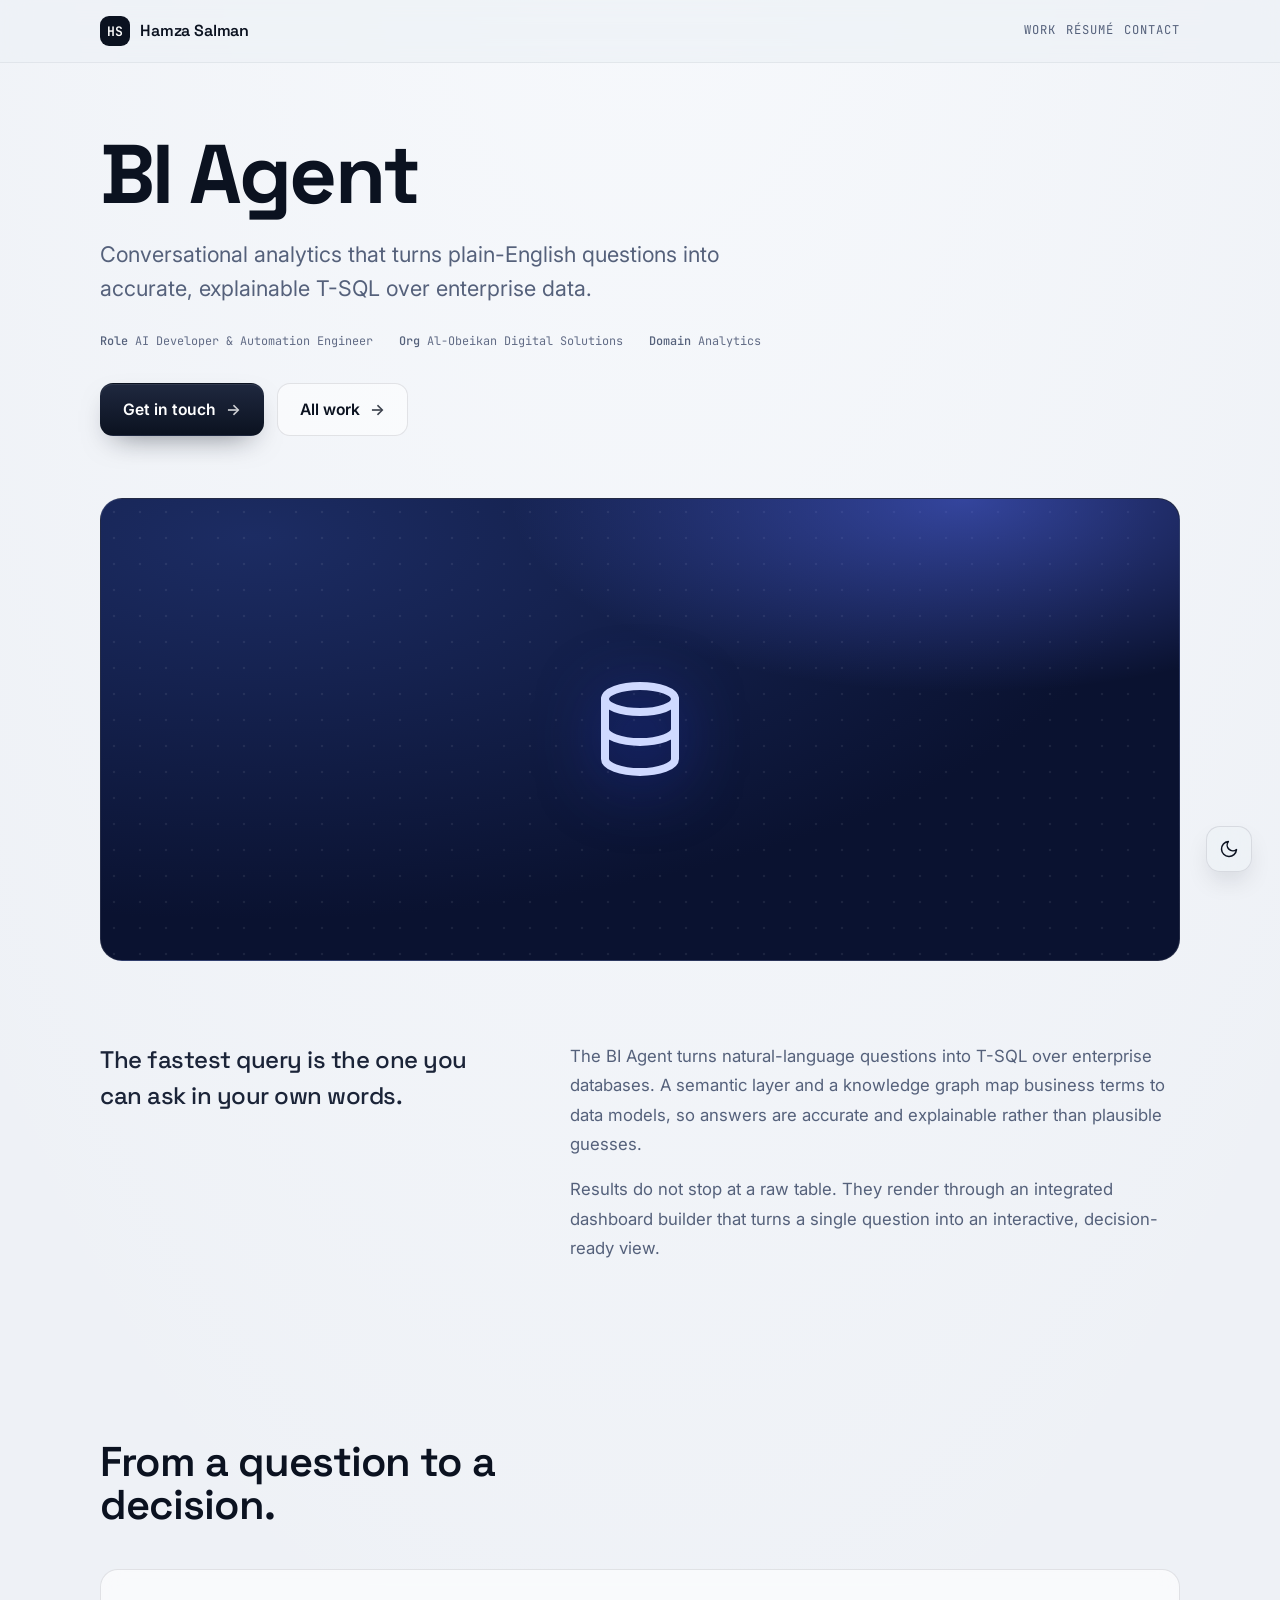
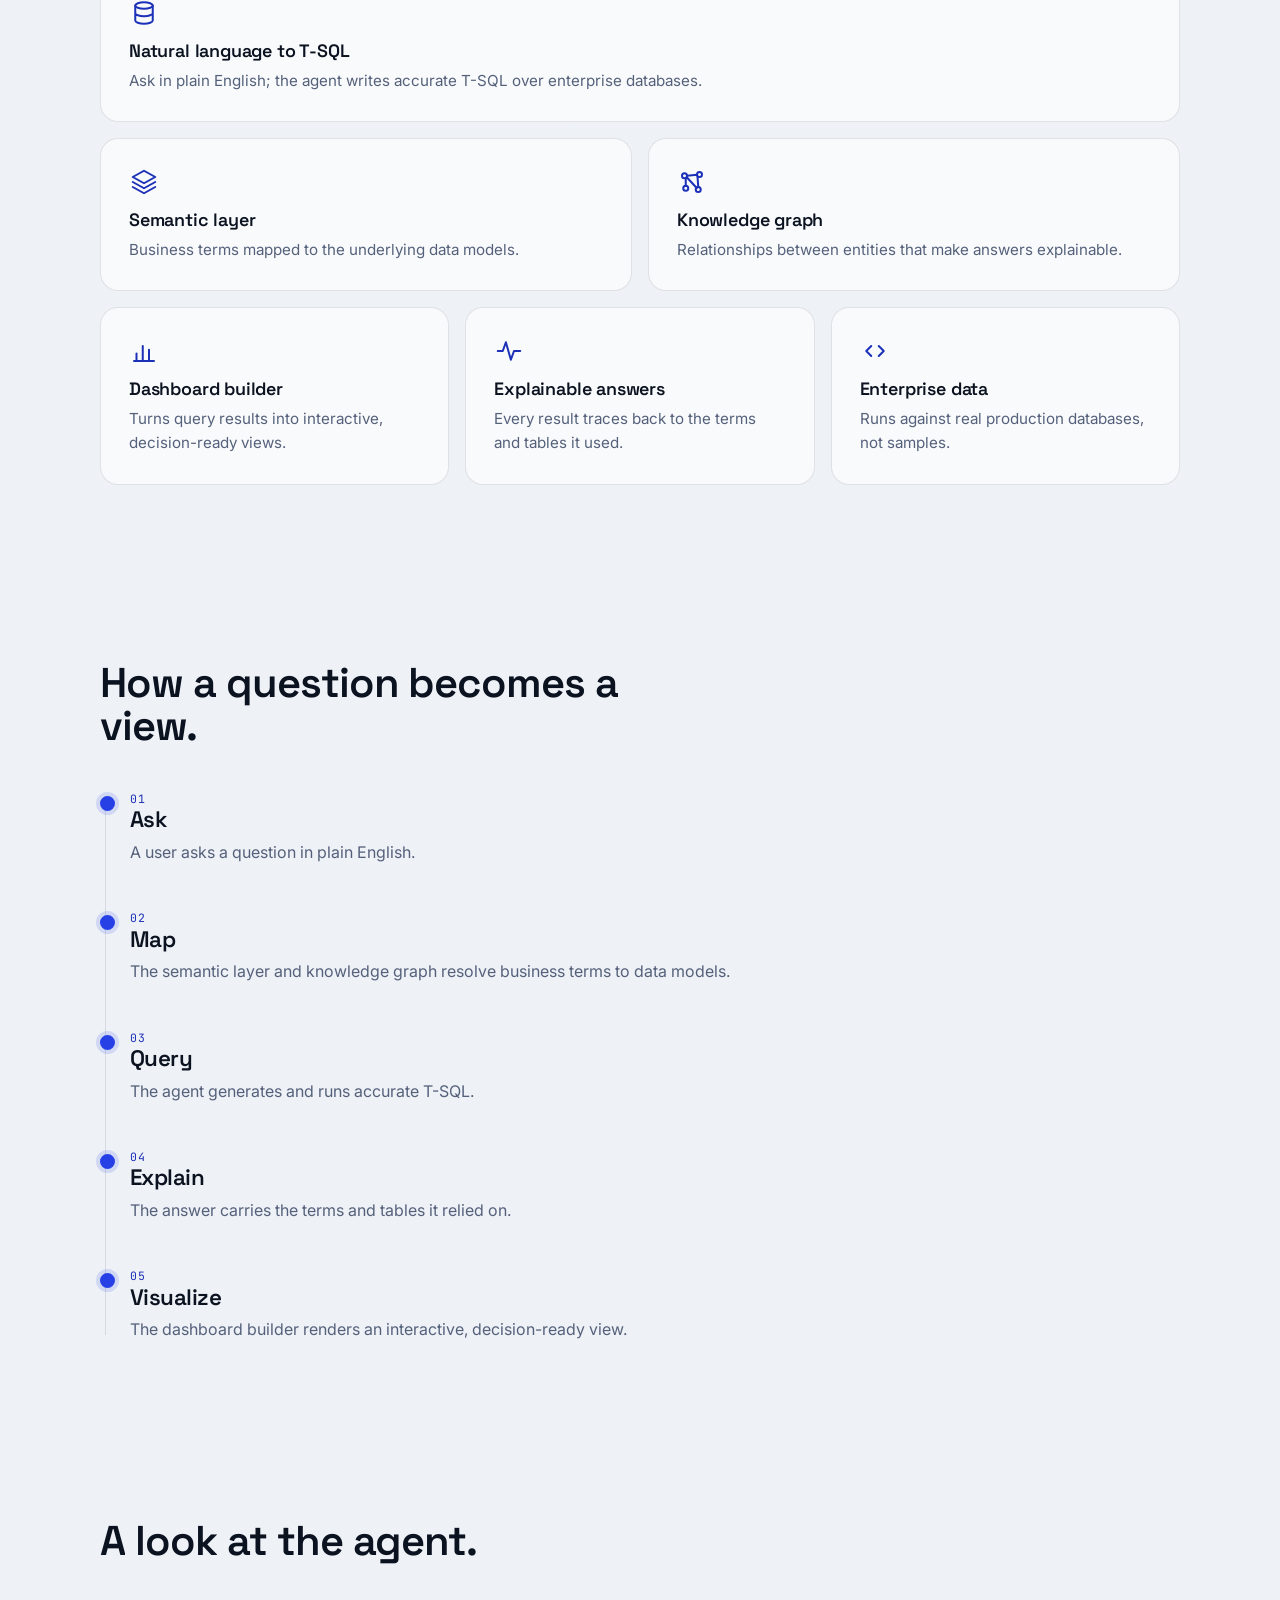
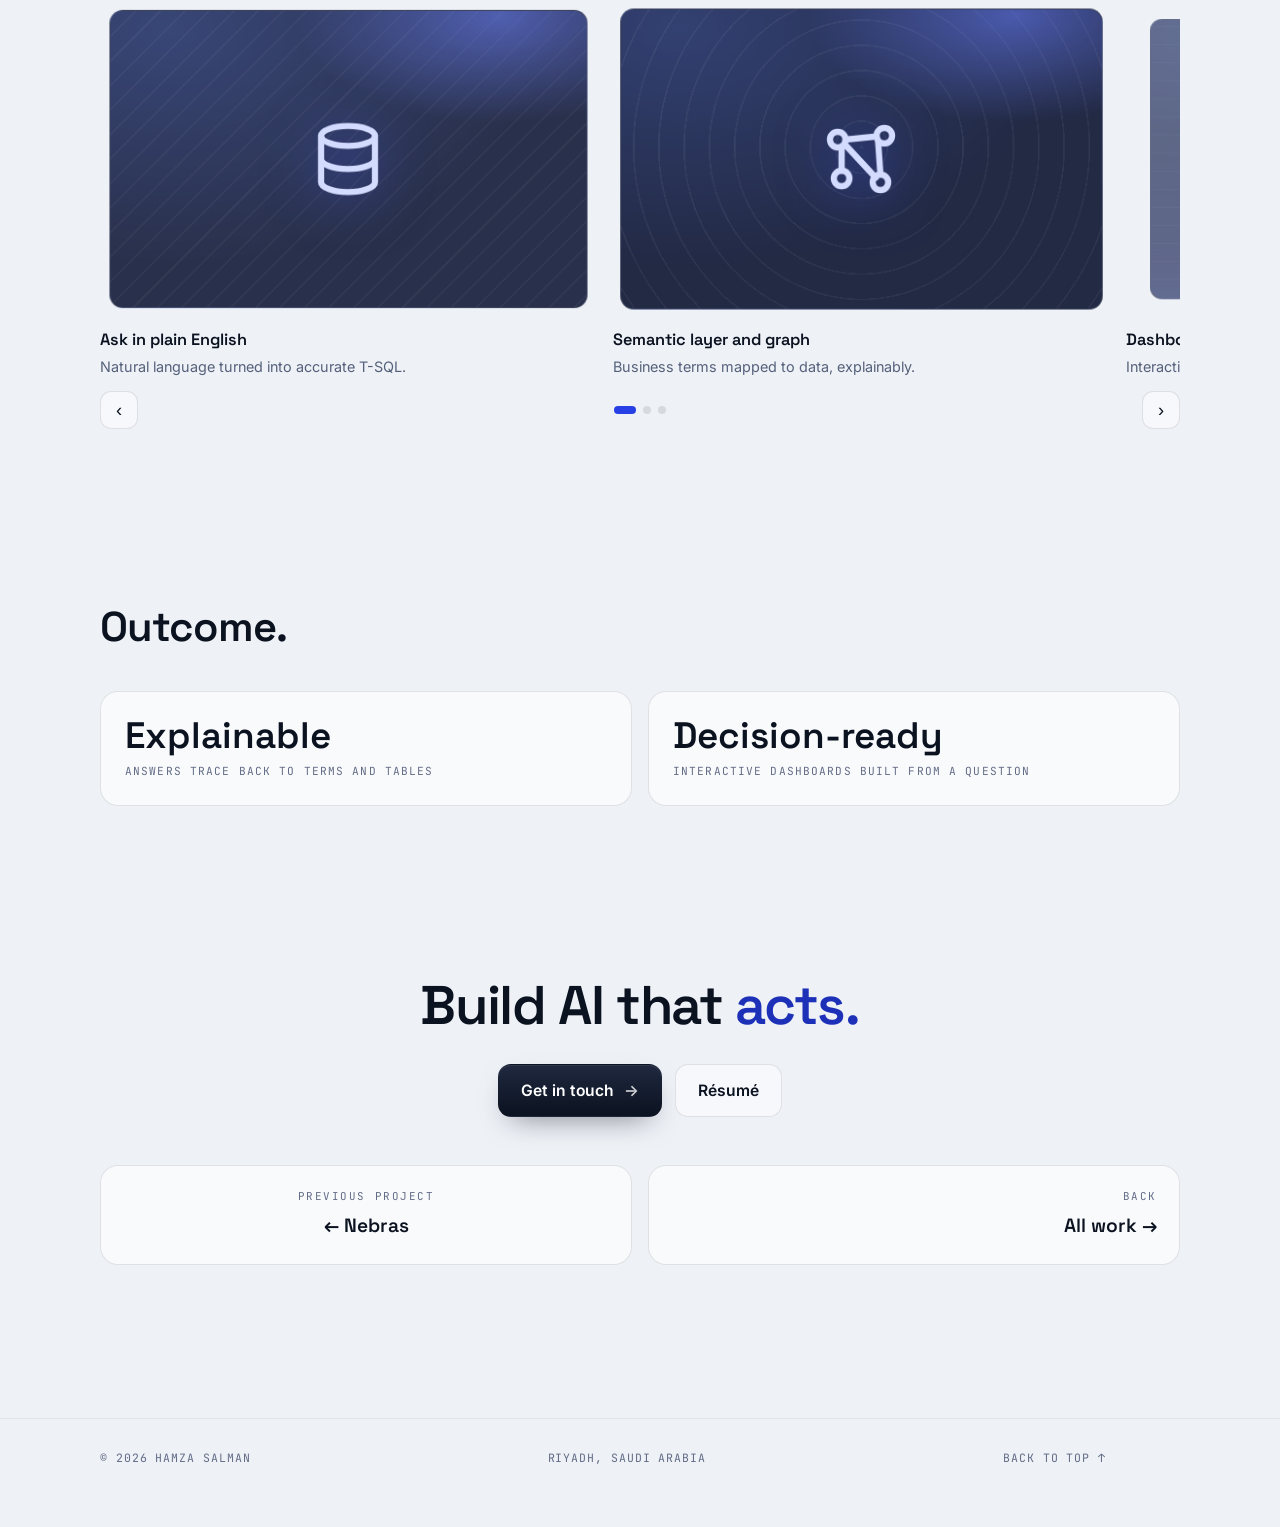
<file: bi-agent.html>
<!DOCTYPE html>
<html lang="en">
<head>
<meta charset="UTF-8" />
<meta name="viewport" content="width=device-width, initial-scale=1.0" />
<script>(function(){try{document.documentElement.classList.add("js");if(window.WebGLRenderingContext)document.documentElement.classList.add("will3d");addEventListener("load",function(){var c=document.documentElement.classList;if(!c.contains("has3d")){c.remove("will3d");c.add("no3d");}});document.addEventListener("DOMContentLoaded",function(){setTimeout(function(){if(!window.__projectReady)document.documentElement.classList.remove("js");},2500);});var t=localStorage.getItem("theme");if(t!=="light"&&t!=="dark"){t=(window.matchMedia&&window.matchMedia("(prefers-color-scheme: dark)").matches)?"dark":"light";}document.documentElement.setAttribute("data-theme",t);}catch(e){}})();</script>
<title>BI Agent - Case study | Hamza Salman</title>
<meta name="description" content="Case study: BI Agent, conversational analytics that turns natural language into accurate, explainable T-SQL with a semantic layer and knowledge graph." />
<meta name="author" content="Hamza Salman" />
<meta name="color-scheme" content="light dark" />
<meta name="theme-color" id="metaTheme" content="#EEF1F6" />
<link rel="icon" href="data:image/svg+xml,%3Csvg%20xmlns='http://www.w3.org/2000/svg'%20viewBox='0%200%2032%2032'%3E%3Crect%20width='32'%20height='32'%20rx='8'%20fill='%230B1220'/%3E%3Ctext%20x='16'%20y='21'%20font-family='monospace'%20font-size='13'%20font-weight='700'%20fill='%23fff'%20text-anchor='middle'%3EHS%3C/text%3E%3C/svg%3E" />
<meta property="og:type" content="article" />
<meta property="og:title" content="BI Agent - Case study" />
<meta property="og:description" content="Conversational analytics that turns plain-English questions into accurate, explainable T-SQL over enterprise data." />
<meta property="og:url" content="https://hamzakalid.github.io/me/bi-agent.html" />
<meta property="og:image" content="https://hamzakalid.github.io/me/og-image.svg" />
<meta name="twitter:card" content="summary_large_image" />
<link rel="preconnect" href="https://fonts.googleapis.com" />
<link rel="preconnect" href="https://fonts.gstatic.com" crossorigin />
<link href="https://fonts.googleapis.com/css2?family=Space+Grotesk:wght@400;500;600;700&family=Inter:wght@400;500;600&family=JetBrains+Mono:wght@400;500;600&display=swap" rel="stylesheet" />
<link rel="stylesheet" href="./project.css" />
</head>
<body>

<a class="skip" href="#main">Skip to content</a>

<svg width="0" height="0" style="position:absolute" aria-hidden="true" focusable="false">
  <symbol id="ico-flow" viewBox="0 0 24 24" fill="none" stroke="currentColor" stroke-width="1.6" stroke-linecap="round" stroke-linejoin="round"><circle cx="5" cy="6" r="2.3"/><circle cx="5" cy="18" r="2.3"/><circle cx="19" cy="12" r="2.3"/><path d="m7.2 7 9.6 4M7.2 17l9.6-4"/></symbol>
  <symbol id="ico-layers" viewBox="0 0 24 24" fill="none" stroke="currentColor" stroke-width="1.6" stroke-linecap="round" stroke-linejoin="round"><path d="M12 3 21 8l-9 5-9-5z"/><path d="m3 12 9 5 9-5"/><path d="m3 16 9 5 9-5"/></symbol>
  <symbol id="ico-pulse" viewBox="0 0 24 24" fill="none" stroke="currentColor" stroke-width="1.6" stroke-linecap="round" stroke-linejoin="round"><path d="M3 12h4l2.5-7 4 14 2.5-7H21"/></symbol>
  <symbol id="ico-graph" viewBox="0 0 24 24" fill="none" stroke="currentColor" stroke-width="1.6" stroke-linecap="round" stroke-linejoin="round"><circle cx="6" cy="7" r="2"/><circle cx="18" cy="6" r="2"/><circle cx="17" cy="18" r="2"/><circle cx="7" cy="17" r="2"/><path d="m7.8 8.2 8 8.6M8 7l8-.8M7 15V9M16.4 7.5 17 16"/></symbol>
  <symbol id="ico-loop" viewBox="0 0 24 24" fill="none" stroke="currentColor" stroke-width="1.6" stroke-linecap="round" stroke-linejoin="round"><path d="M4 12a8 8 0 0 1 13.6-5.7M18 3.5V8h-4.5"/><path d="M20 12a8 8 0 0 1-13.6 5.7M6 20.5V16h4.5"/></symbol>
  <symbol id="ico-code" viewBox="0 0 24 24" fill="none" stroke="currentColor" stroke-width="1.6" stroke-linecap="round" stroke-linejoin="round"><path d="M9 8l-4 4 4 4M15 8l4 4-4 4"/></symbol>
  <symbol id="ico-sql" viewBox="0 0 24 24" fill="none" stroke="currentColor" stroke-width="1.6" stroke-linecap="round" stroke-linejoin="round"><ellipse cx="12" cy="6" rx="7" ry="2.6"/><path d="M5 6v6c0 1.4 3.1 2.6 7 2.6s7-1.2 7-2.6V6M5 12v6c0 1.4 3.1 2.6 7 2.6s7-1.2 7-2.6v-6"/></symbol>
  <symbol id="ico-chart" viewBox="0 0 24 24" fill="none" stroke="currentColor" stroke-width="1.6" stroke-linecap="round" stroke-linejoin="round"><path d="M4 20h16M6 20v-6M11 20V8M16 20v-9"/></symbol>
</svg>

<div class="progress" id="progress"></div>
<canvas id="scene3d" aria-hidden="true"></canvas>
<div class="scrim" aria-hidden="true"></div>

<button class="theme-toggle" id="themeToggle" type="button" aria-label="Switch to dark theme">
  <svg class="i-moon" viewBox="0 0 24 24" fill="none" stroke="currentColor" stroke-width="1.8" stroke-linecap="round" stroke-linejoin="round" aria-hidden="true"><path d="M21 12.8A9 9 0 1 1 11.2 3a7 7 0 0 0 9.8 9.8z"/></svg>
  <svg class="i-sun" viewBox="0 0 24 24" fill="none" stroke="currentColor" stroke-width="1.8" stroke-linecap="round" stroke-linejoin="round" aria-hidden="true"><circle cx="12" cy="12" r="4.2"/><path d="M12 2.5v2.6M12 18.9v2.6M4.6 4.6l1.8 1.8M17.6 17.6l1.8 1.8M2.5 12h2.6M18.9 12h2.6M4.6 19.4l1.8-1.8M17.6 6.4l1.8-1.8"/></svg>
</button>

<nav class="nav">
  <div class="nav__in">
    <a class="back" href="./index.html"><b>HS</b><span>Hamza Salman</span></a>
    <div class="nav__r">
      <a href="./index.html#work">Work</a>
      <a href="./resume.html" target="_blank" rel="noopener">Résumé</a>
      <a href="./index.html#contact">Contact</a>
    </div>
  </div>
</nav>

<main class="shell" id="main">

  <header class="wrap phero" id="top">
    <h1 class="ptitle reveal">BI Agent</h1>
    <p class="plede reveal">Conversational analytics that turns plain-English questions into accurate, explainable T-SQL over enterprise data.</p>
    <div class="phero__meta reveal">
      <span><b>Role</b> AI Developer &amp; Automation Engineer</span>
      <span><b>Org</b> Al-Obeikan Digital Solutions</span>
      <span><b>Domain</b> Analytics</span>
    </div>
    <div class="phero__cta reveal">
      <a class="btn btn-primary" data-magnetic="0.3" href="./index.html#contact">Get in touch <span class="arw">&rarr;</span></a>
      <a class="btn btn-ghost" data-magnetic="0.2" href="./index.html#work">All work <span class="arw">&rarr;</span></a>
    </div>
  </header>

  <div class="wrap reveal">
    <div class="banner"><span class="banner__ico"><svg viewBox="0 0 24 24" aria-hidden="true"><use href="#ico-sql"/></svg></span></div>
  </div>

  <section class="wrap section" id="overview">
    <div class="two-col">
      <p class="lead reveal">The fastest query is the one you can ask in your own words.</p>
      <div>
        <p class="prose reveal">The BI Agent turns natural-language questions into T-SQL over enterprise databases. A semantic layer and a knowledge graph map business terms to data models, so answers are accurate and explainable rather than plausible guesses.</p>
        <p class="prose reveal">Results do not stop at a raw table. They render through an integrated dashboard builder that turns a single question into an interactive, decision-ready view.</p>
      </div>
    </div>
  </section>

  <section class="wrap section" id="capabilities">
    <h2 class="heading-lg split reveal">From a question to a decision.</h2>
    <div class="caps">
      <article class="cap cap--feature reveal">
        <svg class="cap__ico" viewBox="0 0 24 24" aria-hidden="true"><use href="#ico-sql"/></svg>
        <h3>Natural language to T-SQL</h3>
        <p>Ask in plain English; the agent writes accurate T-SQL over enterprise databases.</p>
      </article>
      <article class="cap cap--wide reveal">
        <svg class="cap__ico" viewBox="0 0 24 24" aria-hidden="true"><use href="#ico-layers"/></svg>
        <h3>Semantic layer</h3>
        <p>Business terms mapped to the underlying data models.</p>
      </article>
      <article class="cap cap--wide reveal">
        <svg class="cap__ico" viewBox="0 0 24 24" aria-hidden="true"><use href="#ico-graph"/></svg>
        <h3>Knowledge graph</h3>
        <p>Relationships between entities that make answers explainable.</p>
      </article>
      <article class="cap reveal">
        <svg class="cap__ico" viewBox="0 0 24 24" aria-hidden="true"><use href="#ico-chart"/></svg>
        <h3>Dashboard builder</h3>
        <p>Turns query results into interactive, decision-ready views.</p>
      </article>
      <article class="cap reveal">
        <svg class="cap__ico" viewBox="0 0 24 24" aria-hidden="true"><use href="#ico-pulse"/></svg>
        <h3>Explainable answers</h3>
        <p>Every result traces back to the terms and tables it used.</p>
      </article>
      <article class="cap reveal">
        <svg class="cap__ico" viewBox="0 0 24 24" aria-hidden="true"><use href="#ico-code"/></svg>
        <h3>Enterprise data</h3>
        <p>Runs against real production databases, not samples.</p>
      </article>
    </div>
  </section>

  <section class="wrap section" id="how">
    <h2 class="heading-lg split reveal">How a question becomes a view.</h2>
    <div class="steps">
      <div class="step reveal"><div class="step__n">01</div><h3>Ask</h3><p>A user asks a question in plain English.</p></div>
      <div class="step reveal"><div class="step__n">02</div><h3>Map</h3><p>The semantic layer and knowledge graph resolve business terms to data models.</p></div>
      <div class="step reveal"><div class="step__n">03</div><h3>Query</h3><p>The agent generates and runs accurate T-SQL.</p></div>
      <div class="step reveal"><div class="step__n">04</div><h3>Explain</h3><p>The answer carries the terms and tables it relied on.</p></div>
      <div class="step reveal"><div class="step__n">05</div><h3>Visualize</h3><p>The dashboard builder renders an interactive, decision-ready view.</p></div>
    </div>
  </section>

  <section class="wrap section" id="gallery">
    <h2 class="heading-lg split reveal">A look at the agent.</h2>
    <div class="gallery reveal" data-gallery aria-roledescription="carousel" aria-label="BI Agent gallery">
      <div class="gallery__viewport">
        <div class="gallery__track">
          <figure class="slide"><div class="slide__art art--graph"><span class="slide__ico"><svg viewBox="0 0 24 24" aria-hidden="true"><use href="#ico-sql"/></svg></span></div>
            <figcaption class="slide__cap"><b>Ask in plain English</b><span>Natural language turned into accurate T-SQL.</span></figcaption></figure>
          <figure class="slide"><div class="slide__art art--loop"><span class="slide__ico"><svg viewBox="0 0 24 24" aria-hidden="true"><use href="#ico-graph"/></svg></span></div>
            <figcaption class="slide__cap"><b>Semantic layer and graph</b><span>Business terms mapped to data, explainably.</span></figcaption></figure>
          <figure class="slide"><div class="slide__art art--metrics"><span class="slide__ico"><svg viewBox="0 0 24 24" aria-hidden="true"><use href="#ico-chart"/></svg></span></div>
            <figcaption class="slide__cap"><b>Dashboard builder</b><span>Interactive, decision-ready views from a question.</span></figcaption></figure>
        </div>
      </div>
      <div class="gallery__ctrl">
        <button class="g-btn g-prev" type="button" aria-label="Previous image">&lsaquo;</button>
        <div class="gallery__dots"></div>
        <button class="g-btn g-next" type="button" aria-label="Next image">&rsaquo;</button>
      </div>
    </div>
  </section>

  <section class="wrap section" id="outcome">
    <h2 class="heading-lg split reveal">Outcome.</h2>
    <div class="outcome">
      <div class="metric reveal"><b>Explainable</b><span>Answers trace back to terms and tables</span></div>
      <div class="metric reveal"><b>Decision-ready</b><span>Interactive dashboards built from a question</span></div>
    </div>
  </section>

  <section class="wrap endcta" id="next">
    <h2 class="split reveal">Build AI that <span class="hl">acts.</span></h2>
    <div class="endcta__row reveal">
      <a class="btn btn-primary" data-magnetic="0.3" href="./index.html#contact">Get in touch <span class="arw">&rarr;</span></a>
      <a class="btn btn-ghost" data-magnetic="0.2" href="./resume.html" target="_blank" rel="noopener">Résumé</a>
    </div>
    <div class="wrap morenav reveal" style="margin-top:48px">
      <a class="morelink" href="./nebras.html"><span>Previous project</span><b>&larr; Nebras</b></a>
      <a class="morelink next" href="./index.html#work"><span>Back</span><b>All work &rarr;</b></a>
    </div>
  </section>

</main>

<footer>
  <div class="wrap foot">
    <span>© <span id="yr"></span> Hamza Salman</span>
    <span>Riyadh, Saudi Arabia</span>
    <a href="#main">Back to top ↑</a>
  </div>
</footer>

<script>document.getElementById("yr").textContent=new Date().getFullYear();</script>
<script src="./project.js" defer></script>
<script type="module" src="./assets/js/scenes/bi-agent.js"></script>
</body>
</html>
</file>
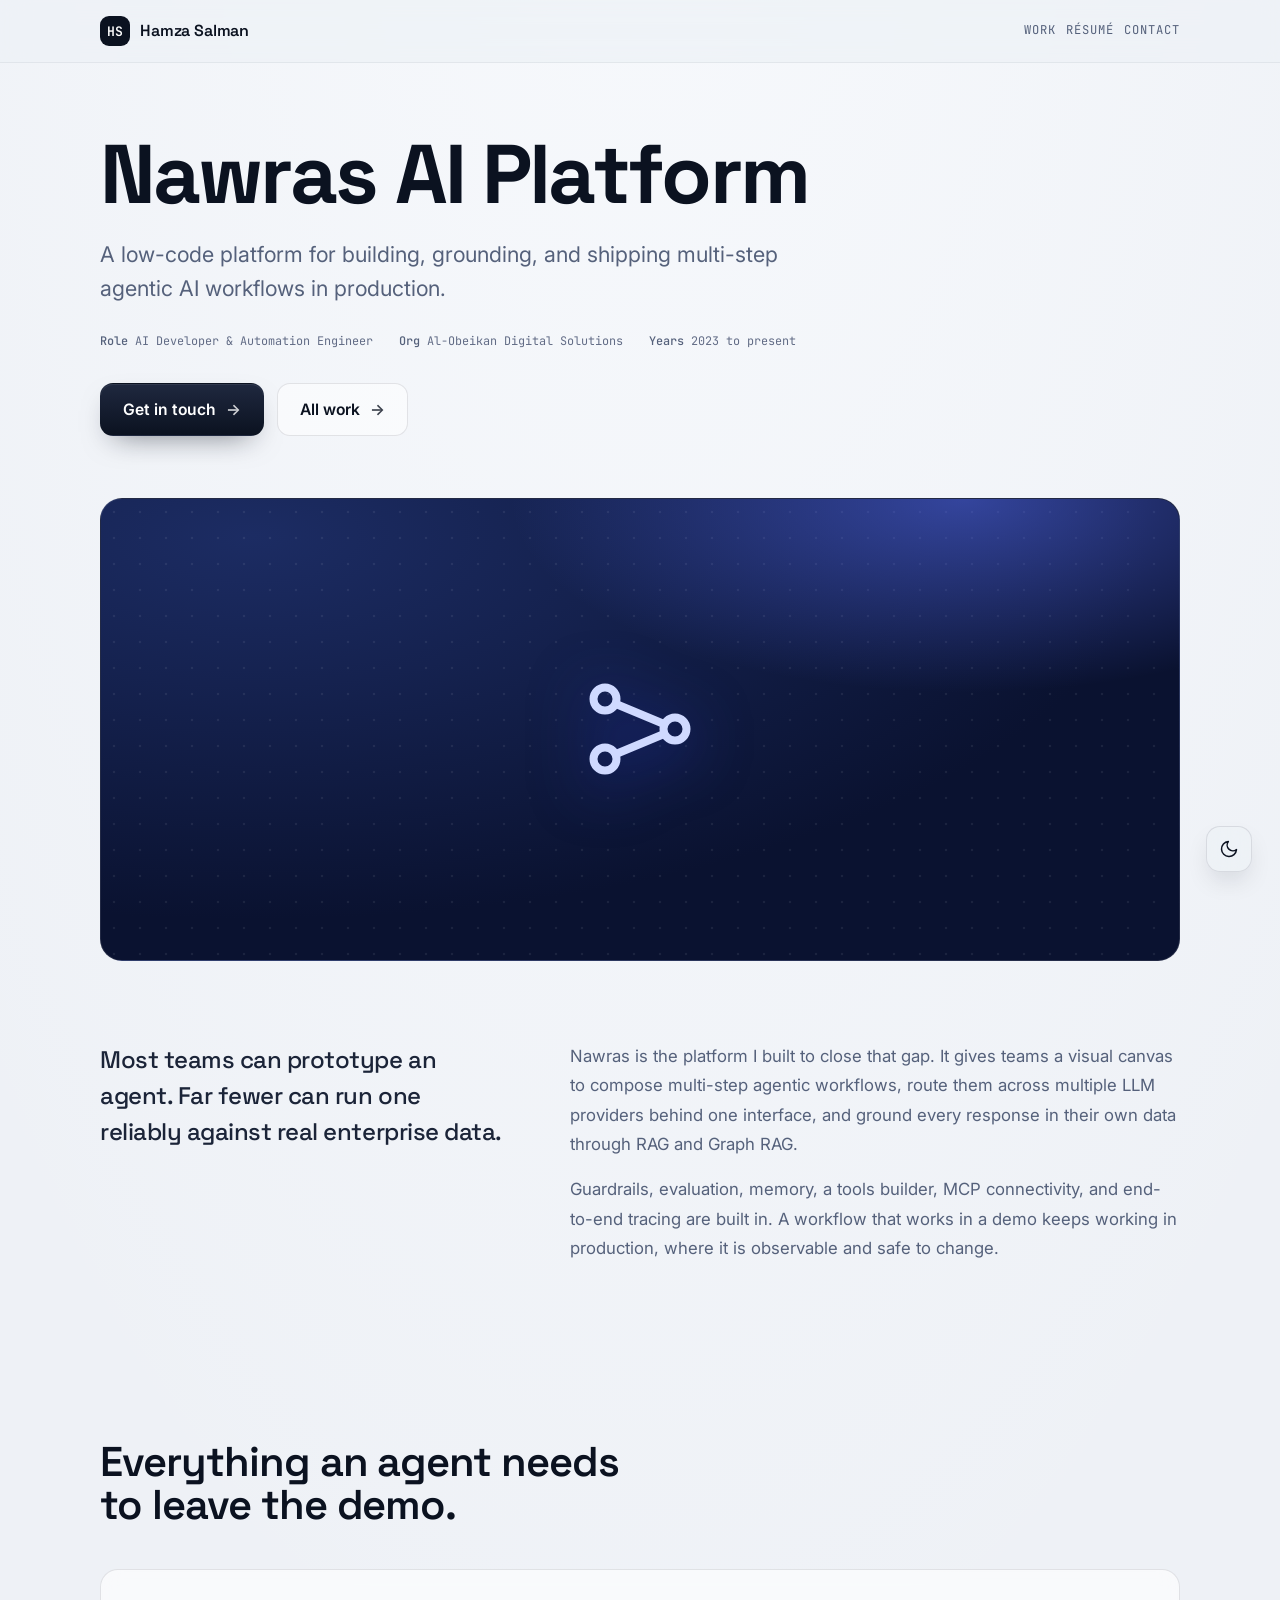
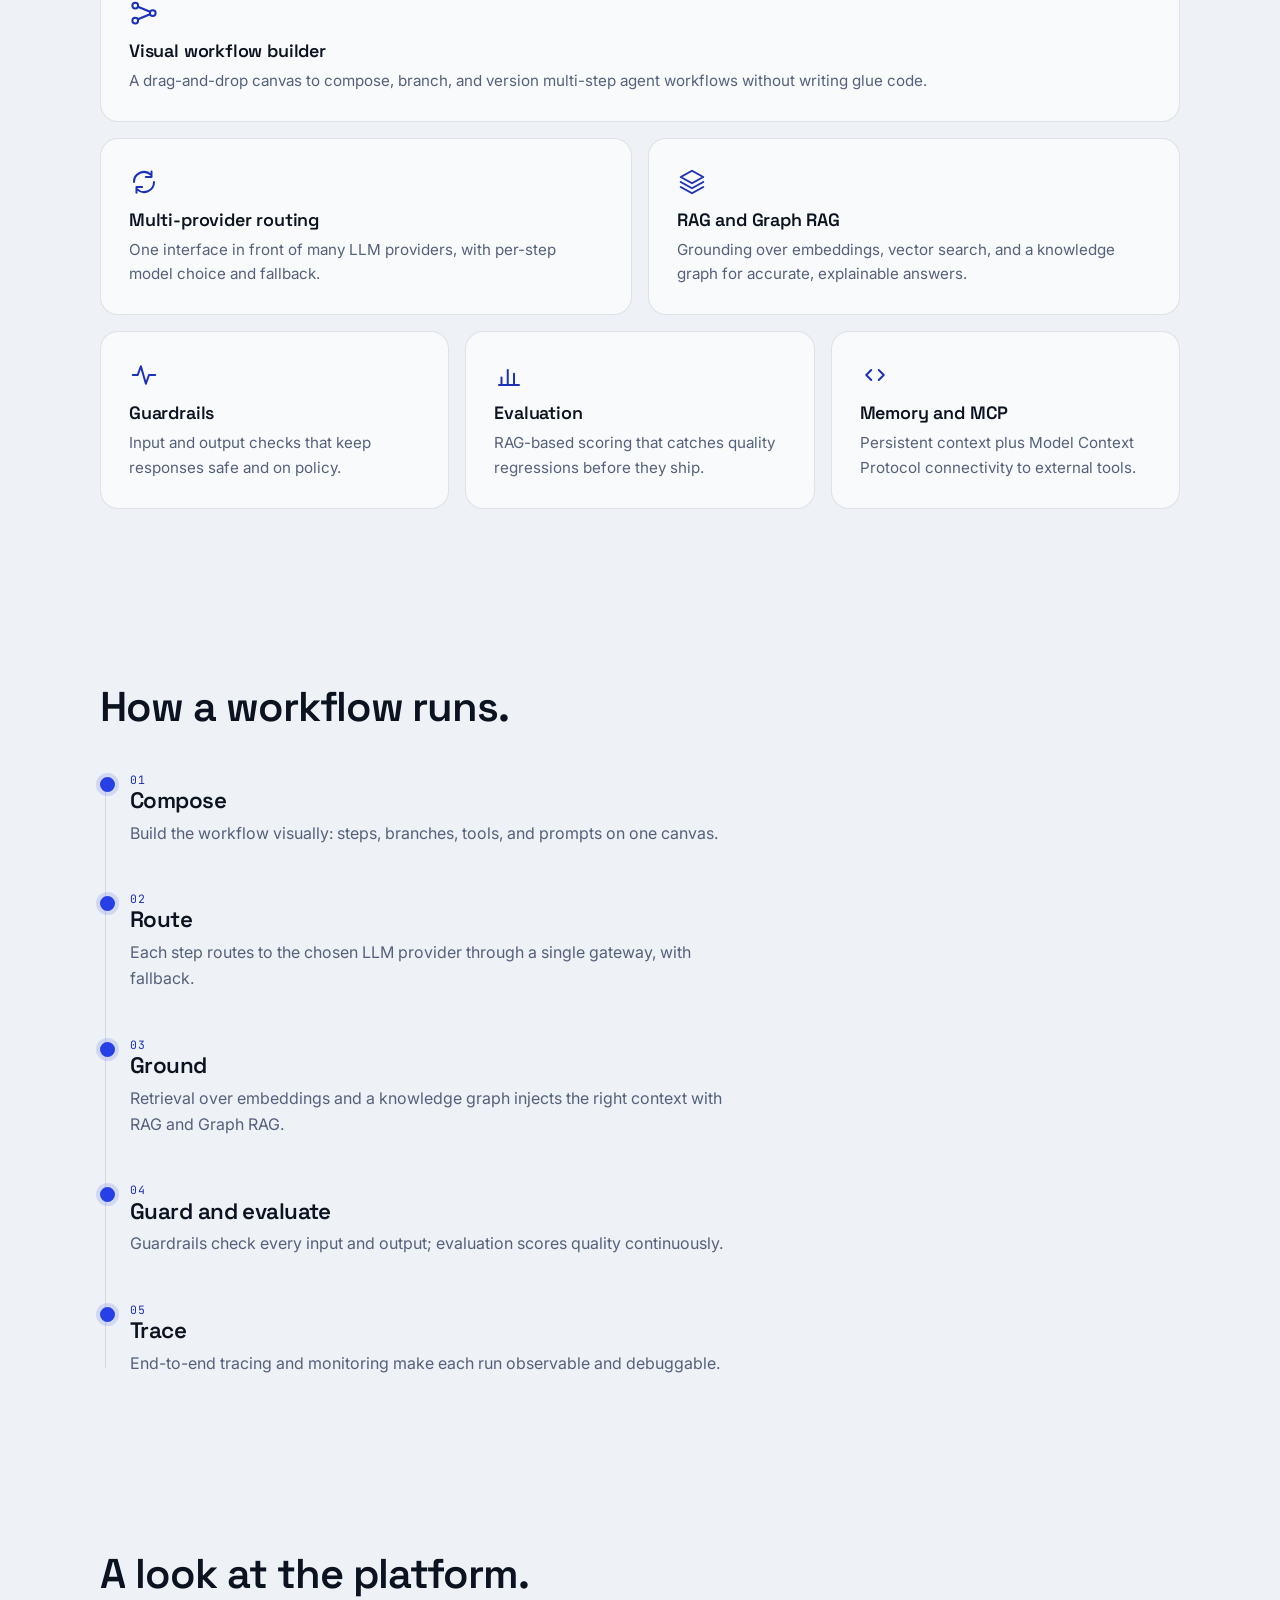
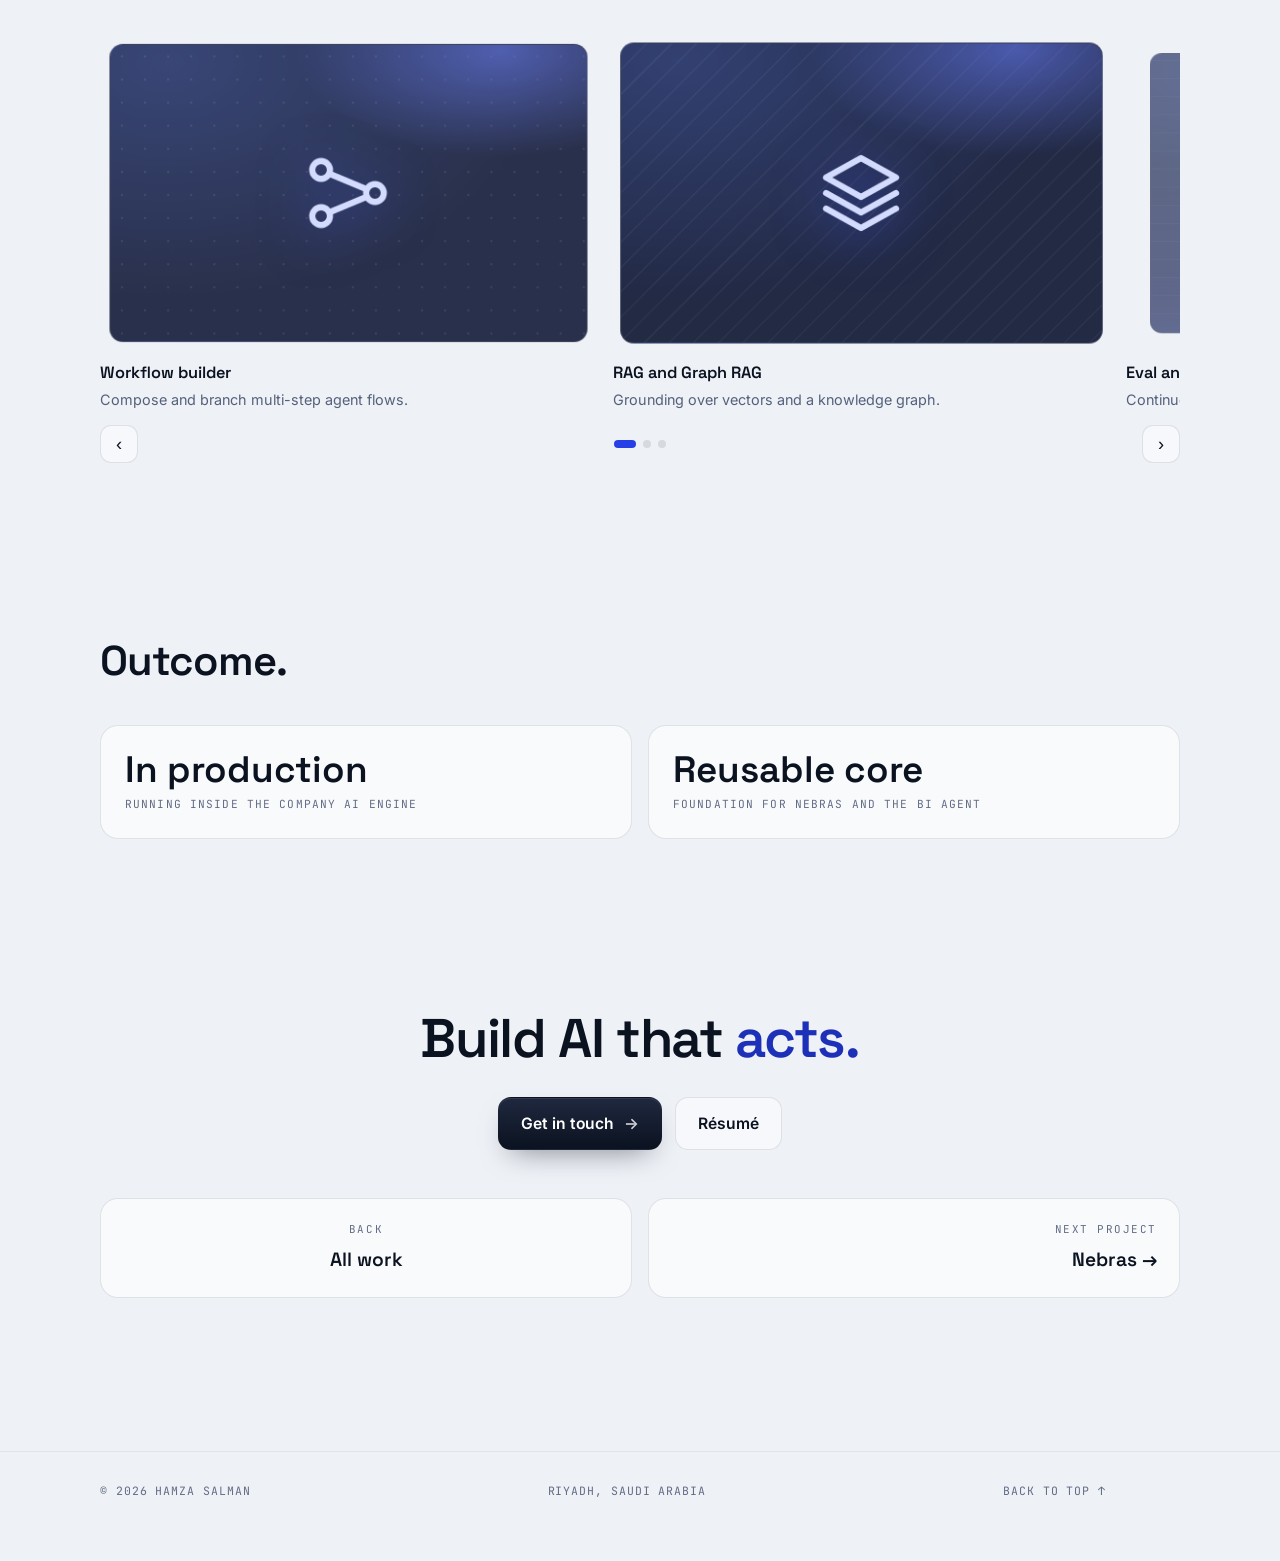
<file: nawras.html>
<!DOCTYPE html>
<html lang="en">
<head>
<meta charset="UTF-8" />
<meta name="viewport" content="width=device-width, initial-scale=1.0" />
<script>(function(){try{document.documentElement.classList.add("js");if(window.WebGLRenderingContext)document.documentElement.classList.add("will3d");addEventListener("load",function(){var c=document.documentElement.classList;if(!c.contains("has3d")){c.remove("will3d");c.add("no3d");}});document.addEventListener("DOMContentLoaded",function(){setTimeout(function(){if(!window.__projectReady)document.documentElement.classList.remove("js");},2500);});var t=localStorage.getItem("theme");if(t!=="light"&&t!=="dark"){t=(window.matchMedia&&window.matchMedia("(prefers-color-scheme: dark)").matches)?"dark":"light";}document.documentElement.setAttribute("data-theme",t);}catch(e){}})();</script>
<title>Nawras AI Platform - Case study | Hamza Salman</title>
<meta name="description" content="Case study: Nawras AI Platform, a low-code platform for building, grounding, and shipping agentic AI workflows in production." />
<meta name="author" content="Hamza Salman" />
<meta name="color-scheme" content="light dark" />
<meta name="theme-color" id="metaTheme" content="#EEF1F6" />
<link rel="icon" href="data:image/svg+xml,%3Csvg%20xmlns='http://www.w3.org/2000/svg'%20viewBox='0%200%2032%2032'%3E%3Crect%20width='32'%20height='32'%20rx='8'%20fill='%230B1220'/%3E%3Ctext%20x='16'%20y='21'%20font-family='monospace'%20font-size='13'%20font-weight='700'%20fill='%23fff'%20text-anchor='middle'%3EHS%3C/text%3E%3C/svg%3E" />
<meta property="og:type" content="article" />
<meta property="og:title" content="Nawras AI Platform - Case study" />
<meta property="og:description" content="A low-code platform for building, grounding, and shipping agentic AI workflows in production." />
<meta property="og:url" content="https://hamzakalid.github.io/me/nawras.html" />
<meta property="og:image" content="https://hamzakalid.github.io/me/og-image.svg" />
<meta name="twitter:card" content="summary_large_image" />
<link rel="preconnect" href="https://fonts.googleapis.com" />
<link rel="preconnect" href="https://fonts.gstatic.com" crossorigin />
<link href="https://fonts.googleapis.com/css2?family=Space+Grotesk:wght@400;500;600;700&family=Inter:wght@400;500;600&family=JetBrains+Mono:wght@400;500;600&display=swap" rel="stylesheet" />
<link rel="stylesheet" href="./project.css" />
</head>
<body>

<a class="skip" href="#main">Skip to content</a>

<svg width="0" height="0" style="position:absolute" aria-hidden="true" focusable="false">
  <symbol id="ico-flow" viewBox="0 0 24 24" fill="none" stroke="currentColor" stroke-width="1.6" stroke-linecap="round" stroke-linejoin="round"><circle cx="5" cy="6" r="2.3"/><circle cx="5" cy="18" r="2.3"/><circle cx="19" cy="12" r="2.3"/><path d="m7.2 7 9.6 4M7.2 17l9.6-4"/></symbol>
  <symbol id="ico-layers" viewBox="0 0 24 24" fill="none" stroke="currentColor" stroke-width="1.6" stroke-linecap="round" stroke-linejoin="round"><path d="M12 3 21 8l-9 5-9-5z"/><path d="m3 12 9 5 9-5"/><path d="m3 16 9 5 9-5"/></symbol>
  <symbol id="ico-pulse" viewBox="0 0 24 24" fill="none" stroke="currentColor" stroke-width="1.6" stroke-linecap="round" stroke-linejoin="round"><path d="M3 12h4l2.5-7 4 14 2.5-7H21"/></symbol>
  <symbol id="ico-graph" viewBox="0 0 24 24" fill="none" stroke="currentColor" stroke-width="1.6" stroke-linecap="round" stroke-linejoin="round"><circle cx="6" cy="7" r="2"/><circle cx="18" cy="6" r="2"/><circle cx="17" cy="18" r="2"/><circle cx="7" cy="17" r="2"/><path d="m7.8 8.2 8 8.6M8 7l8-.8M7 15V9M16.4 7.5 17 16"/></symbol>
  <symbol id="ico-loop" viewBox="0 0 24 24" fill="none" stroke="currentColor" stroke-width="1.6" stroke-linecap="round" stroke-linejoin="round"><path d="M4 12a8 8 0 0 1 13.6-5.7M18 3.5V8h-4.5"/><path d="M20 12a8 8 0 0 1-13.6 5.7M6 20.5V16h4.5"/></symbol>
  <symbol id="ico-code" viewBox="0 0 24 24" fill="none" stroke="currentColor" stroke-width="1.6" stroke-linecap="round" stroke-linejoin="round"><path d="M9 8l-4 4 4 4M15 8l4 4-4 4"/></symbol>
  <symbol id="ico-sql" viewBox="0 0 24 24" fill="none" stroke="currentColor" stroke-width="1.6" stroke-linecap="round" stroke-linejoin="round"><ellipse cx="12" cy="6" rx="7" ry="2.6"/><path d="M5 6v6c0 1.4 3.1 2.6 7 2.6s7-1.2 7-2.6V6M5 12v6c0 1.4 3.1 2.6 7 2.6s7-1.2 7-2.6v-6"/></symbol>
  <symbol id="ico-chart" viewBox="0 0 24 24" fill="none" stroke="currentColor" stroke-width="1.6" stroke-linecap="round" stroke-linejoin="round"><path d="M4 20h16M6 20v-6M11 20V8M16 20v-9"/></symbol>
</svg>

<div class="progress" id="progress"></div>
<canvas id="scene3d" aria-hidden="true"></canvas>
<div class="scrim" aria-hidden="true"></div>

<button class="theme-toggle" id="themeToggle" type="button" aria-label="Switch to dark theme">
  <svg class="i-moon" viewBox="0 0 24 24" fill="none" stroke="currentColor" stroke-width="1.8" stroke-linecap="round" stroke-linejoin="round" aria-hidden="true"><path d="M21 12.8A9 9 0 1 1 11.2 3a7 7 0 0 0 9.8 9.8z"/></svg>
  <svg class="i-sun" viewBox="0 0 24 24" fill="none" stroke="currentColor" stroke-width="1.8" stroke-linecap="round" stroke-linejoin="round" aria-hidden="true"><circle cx="12" cy="12" r="4.2"/><path d="M12 2.5v2.6M12 18.9v2.6M4.6 4.6l1.8 1.8M17.6 17.6l1.8 1.8M2.5 12h2.6M18.9 12h2.6M4.6 19.4l1.8-1.8M17.6 6.4l1.8-1.8"/></svg>
</button>

<nav class="nav">
  <div class="nav__in">
    <a class="back" href="./index.html"><b>HS</b><span>Hamza Salman</span></a>
    <div class="nav__r">
      <a href="./index.html#work">Work</a>
      <a href="./resume.html" target="_blank" rel="noopener">Résumé</a>
      <a href="./index.html#contact">Contact</a>
    </div>
  </div>
</nav>

<main class="shell" id="main">

  <header class="wrap phero" id="top">
    <h1 class="ptitle reveal">Nawras AI Platform</h1>
    <p class="plede reveal">A low-code platform for building, grounding, and shipping multi-step agentic AI workflows in production.</p>
    <div class="phero__meta reveal">
      <span><b>Role</b> AI Developer &amp; Automation Engineer</span>
      <span><b>Org</b> Al-Obeikan Digital Solutions</span>
      <span><b>Years</b> 2023 to present</span>
    </div>
    <div class="phero__cta reveal">
      <a class="btn btn-primary" data-magnetic="0.3" href="./index.html#contact">Get in touch <span class="arw">&rarr;</span></a>
      <a class="btn btn-ghost" data-magnetic="0.2" href="./index.html#work">All work <span class="arw">&rarr;</span></a>
    </div>
  </header>

  <div class="wrap reveal">
    <div class="banner"><span class="banner__ico"><svg viewBox="0 0 24 24" aria-hidden="true"><use href="#ico-flow"/></svg></span></div>
  </div>

  <section class="wrap section" id="overview">
    <div class="two-col">
      <p class="lead reveal">Most teams can prototype an agent. Far fewer can run one reliably against real enterprise data.</p>
      <div>
        <p class="prose reveal">Nawras is the platform I built to close that gap. It gives teams a visual canvas to compose multi-step agentic workflows, route them across multiple LLM providers behind one interface, and ground every response in their own data through RAG and Graph RAG.</p>
        <p class="prose reveal">Guardrails, evaluation, memory, a tools builder, MCP connectivity, and end-to-end tracing are built in. A workflow that works in a demo keeps working in production, where it is observable and safe to change.</p>
      </div>
    </div>
  </section>

  <section class="wrap section" id="capabilities">
    <h2 class="heading-lg split reveal">Everything an agent needs to leave the demo.</h2>
    <div class="caps">
      <article class="cap cap--feature reveal">
        <svg class="cap__ico" viewBox="0 0 24 24" aria-hidden="true"><use href="#ico-flow"/></svg>
        <h3>Visual workflow builder</h3>
        <p>A drag-and-drop canvas to compose, branch, and version multi-step agent workflows without writing glue code.</p>
      </article>
      <article class="cap cap--wide reveal">
        <svg class="cap__ico" viewBox="0 0 24 24" aria-hidden="true"><use href="#ico-loop"/></svg>
        <h3>Multi-provider routing</h3>
        <p>One interface in front of many LLM providers, with per-step model choice and fallback.</p>
      </article>
      <article class="cap cap--wide reveal">
        <svg class="cap__ico" viewBox="0 0 24 24" aria-hidden="true"><use href="#ico-layers"/></svg>
        <h3>RAG and Graph RAG</h3>
        <p>Grounding over embeddings, vector search, and a knowledge graph for accurate, explainable answers.</p>
      </article>
      <article class="cap reveal">
        <svg class="cap__ico" viewBox="0 0 24 24" aria-hidden="true"><use href="#ico-pulse"/></svg>
        <h3>Guardrails</h3>
        <p>Input and output checks that keep responses safe and on policy.</p>
      </article>
      <article class="cap reveal">
        <svg class="cap__ico" viewBox="0 0 24 24" aria-hidden="true"><use href="#ico-chart"/></svg>
        <h3>Evaluation</h3>
        <p>RAG-based scoring that catches quality regressions before they ship.</p>
      </article>
      <article class="cap reveal">
        <svg class="cap__ico" viewBox="0 0 24 24" aria-hidden="true"><use href="#ico-code"/></svg>
        <h3>Memory and MCP</h3>
        <p>Persistent context plus Model Context Protocol connectivity to external tools.</p>
      </article>
    </div>
  </section>

  <section class="wrap section" id="how">
    <h2 class="heading-lg split reveal">How a workflow runs.</h2>
    <div class="steps">
      <div class="step reveal"><div class="step__n">01</div><h3>Compose</h3><p>Build the workflow visually: steps, branches, tools, and prompts on one canvas.</p></div>
      <div class="step reveal"><div class="step__n">02</div><h3>Route</h3><p>Each step routes to the chosen LLM provider through a single gateway, with fallback.</p></div>
      <div class="step reveal"><div class="step__n">03</div><h3>Ground</h3><p>Retrieval over embeddings and a knowledge graph injects the right context with RAG and Graph RAG.</p></div>
      <div class="step reveal"><div class="step__n">04</div><h3>Guard and evaluate</h3><p>Guardrails check every input and output; evaluation scores quality continuously.</p></div>
      <div class="step reveal"><div class="step__n">05</div><h3>Trace</h3><p>End-to-end tracing and monitoring make each run observable and debuggable.</p></div>
    </div>
  </section>

  <section class="wrap section" id="gallery">
    <h2 class="heading-lg split reveal">A look at the platform.</h2>
    <div class="gallery reveal" data-gallery aria-roledescription="carousel" aria-label="Nawras AI Platform gallery">
      <div class="gallery__viewport">
        <div class="gallery__track">
          <figure class="slide"><div class="slide__art art--flow"><span class="slide__ico"><svg viewBox="0 0 24 24" aria-hidden="true"><use href="#ico-flow"/></svg></span></div>
            <figcaption class="slide__cap"><b>Workflow builder</b><span>Compose and branch multi-step agent flows.</span></figcaption></figure>
          <figure class="slide"><div class="slide__art art--graph"><span class="slide__ico"><svg viewBox="0 0 24 24" aria-hidden="true"><use href="#ico-layers"/></svg></span></div>
            <figcaption class="slide__cap"><b>RAG and Graph RAG</b><span>Grounding over vectors and a knowledge graph.</span></figcaption></figure>
          <figure class="slide"><div class="slide__art art--metrics"><span class="slide__ico"><svg viewBox="0 0 24 24" aria-hidden="true"><use href="#ico-pulse"/></svg></span></div>
            <figcaption class="slide__cap"><b>Eval and tracing</b><span>Continuous scoring with end-to-end observability.</span></figcaption></figure>
        </div>
      </div>
      <div class="gallery__ctrl">
        <button class="g-btn g-prev" type="button" aria-label="Previous image">&lsaquo;</button>
        <div class="gallery__dots"></div>
        <button class="g-btn g-next" type="button" aria-label="Next image">&rsaquo;</button>
      </div>
    </div>
  </section>

  <section class="wrap section" id="outcome">
    <h2 class="heading-lg split reveal">Outcome.</h2>
    <div class="outcome">
      <div class="metric reveal"><b>In production</b><span>Running inside the company AI engine</span></div>
      <div class="metric reveal"><b>Reusable core</b><span>Foundation for Nebras and the BI Agent</span></div>
    </div>
  </section>

  <section class="wrap endcta" id="next">
    <h2 class="split reveal">Build AI that <span class="hl">acts.</span></h2>
    <div class="endcta__row reveal">
      <a class="btn btn-primary" data-magnetic="0.3" href="./index.html#contact">Get in touch <span class="arw">&rarr;</span></a>
      <a class="btn btn-ghost" data-magnetic="0.2" href="./resume.html" target="_blank" rel="noopener">Résumé</a>
    </div>
    <div class="wrap morenav reveal" style="margin-top:48px">
      <a class="morelink" href="./index.html#work"><span>Back</span><b>All work</b></a>
      <a class="morelink next" href="./nebras.html"><span>Next project</span><b>Nebras &rarr;</b></a>
    </div>
  </section>

</main>

<footer>
  <div class="wrap foot">
    <span>© <span id="yr"></span> Hamza Salman</span>
    <span>Riyadh, Saudi Arabia</span>
    <a href="#main">Back to top ↑</a>
  </div>
</footer>

<script>document.getElementById("yr").textContent=new Date().getFullYear();</script>
<script src="./project.js" defer></script>
<script type="module" src="./assets/js/scenes/nawras.js"></script>
</body>
</html>
</file>
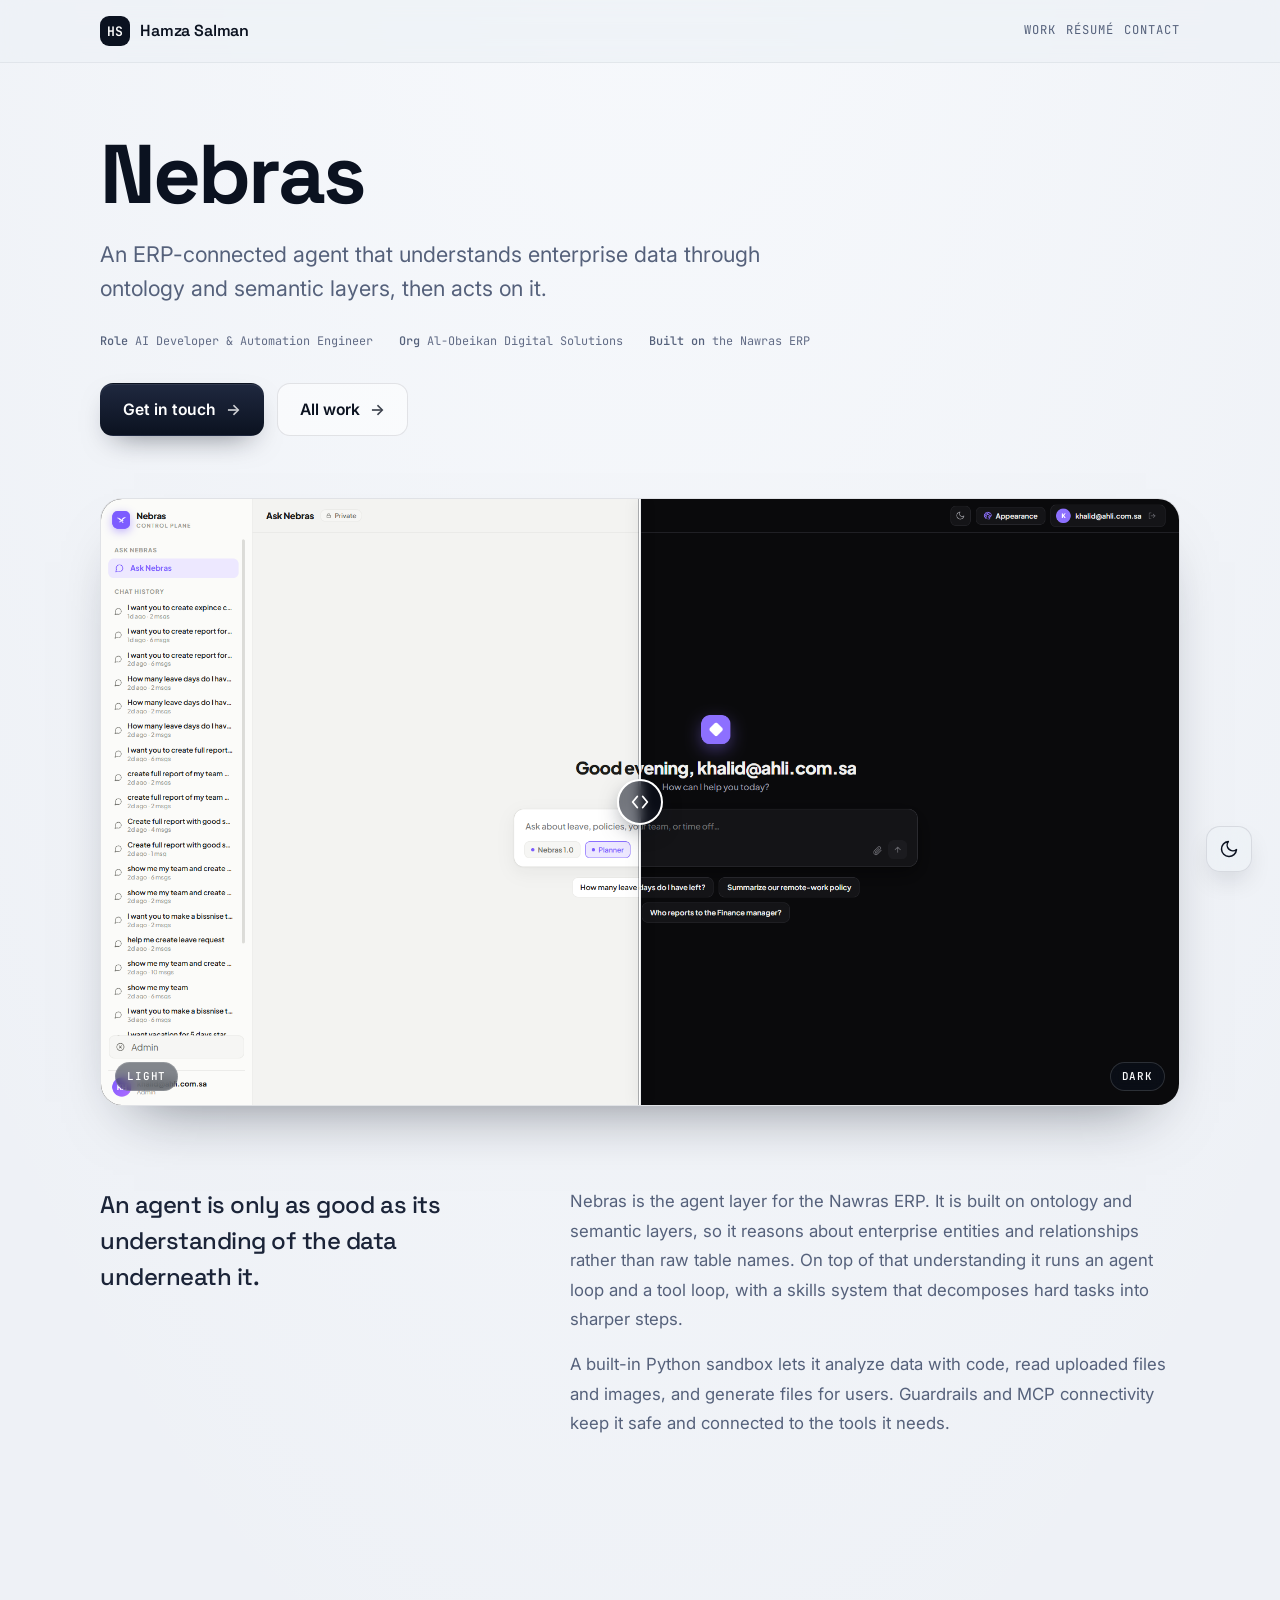
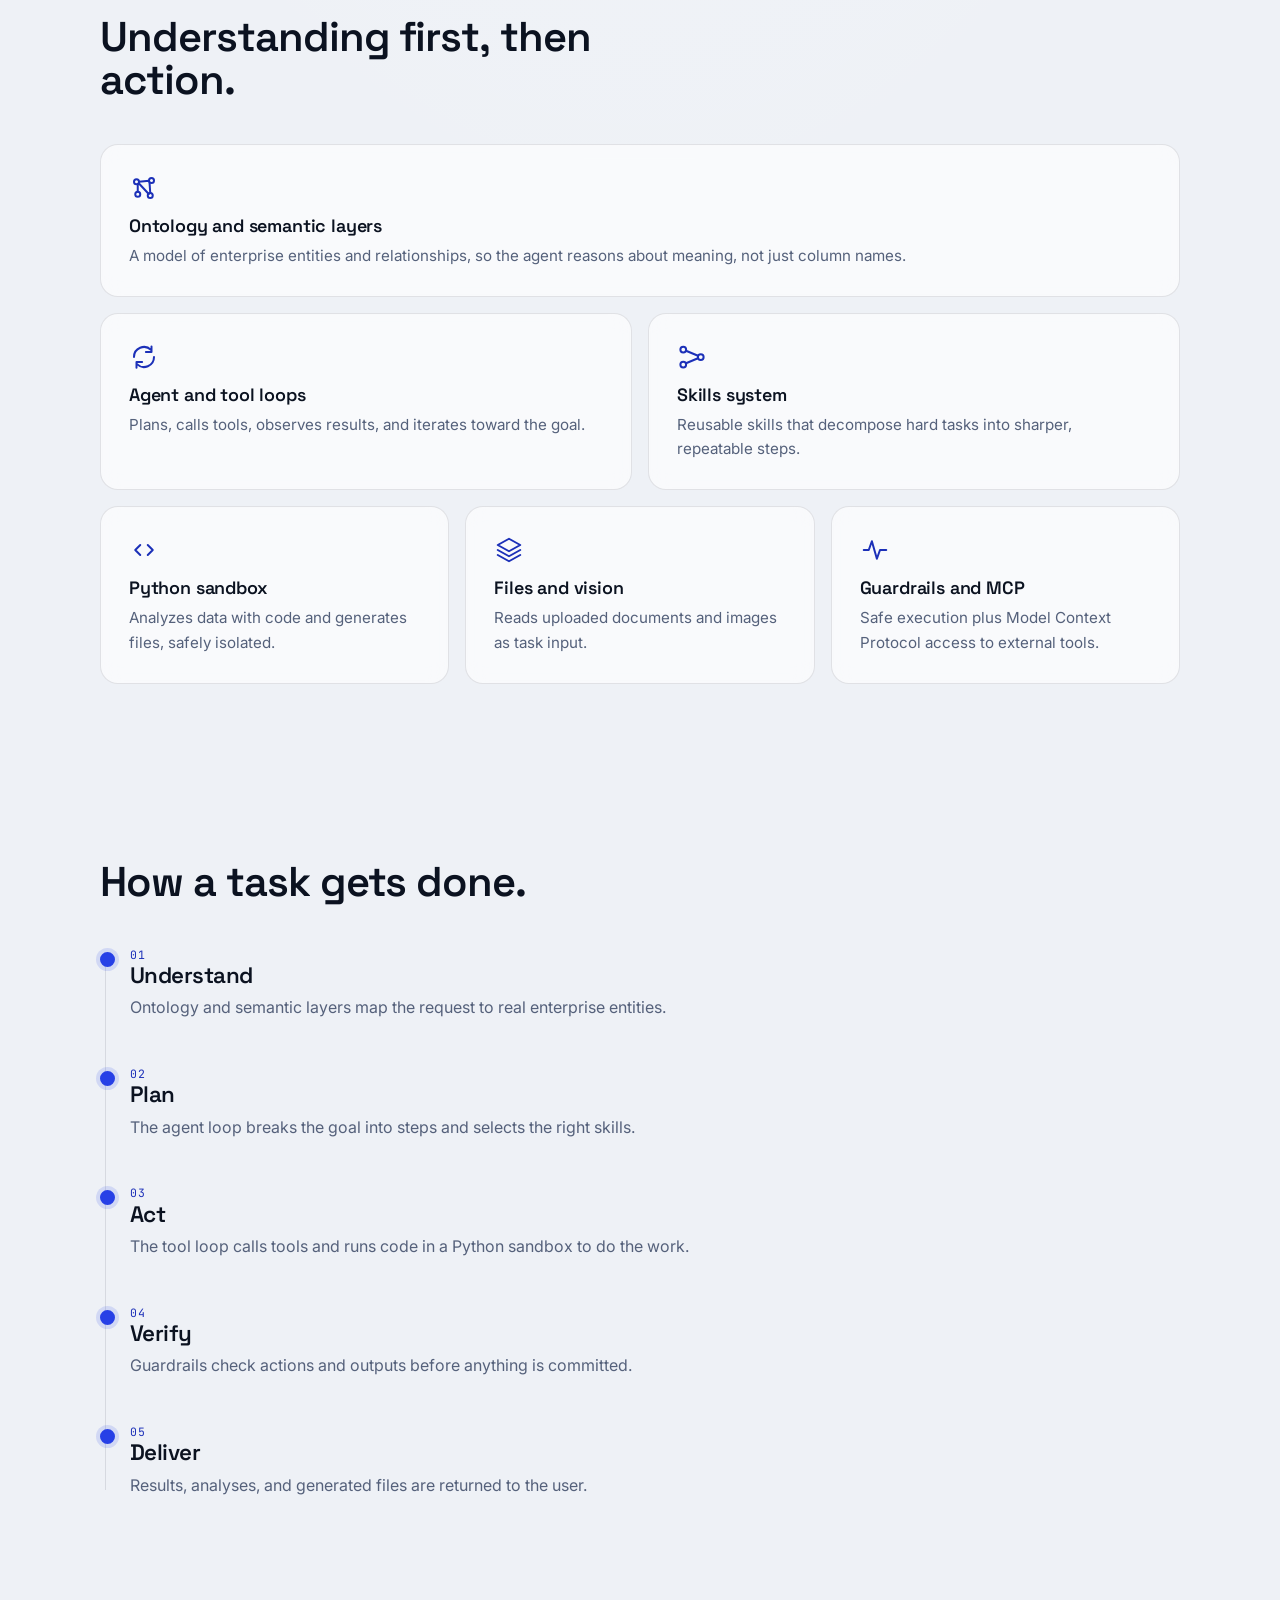
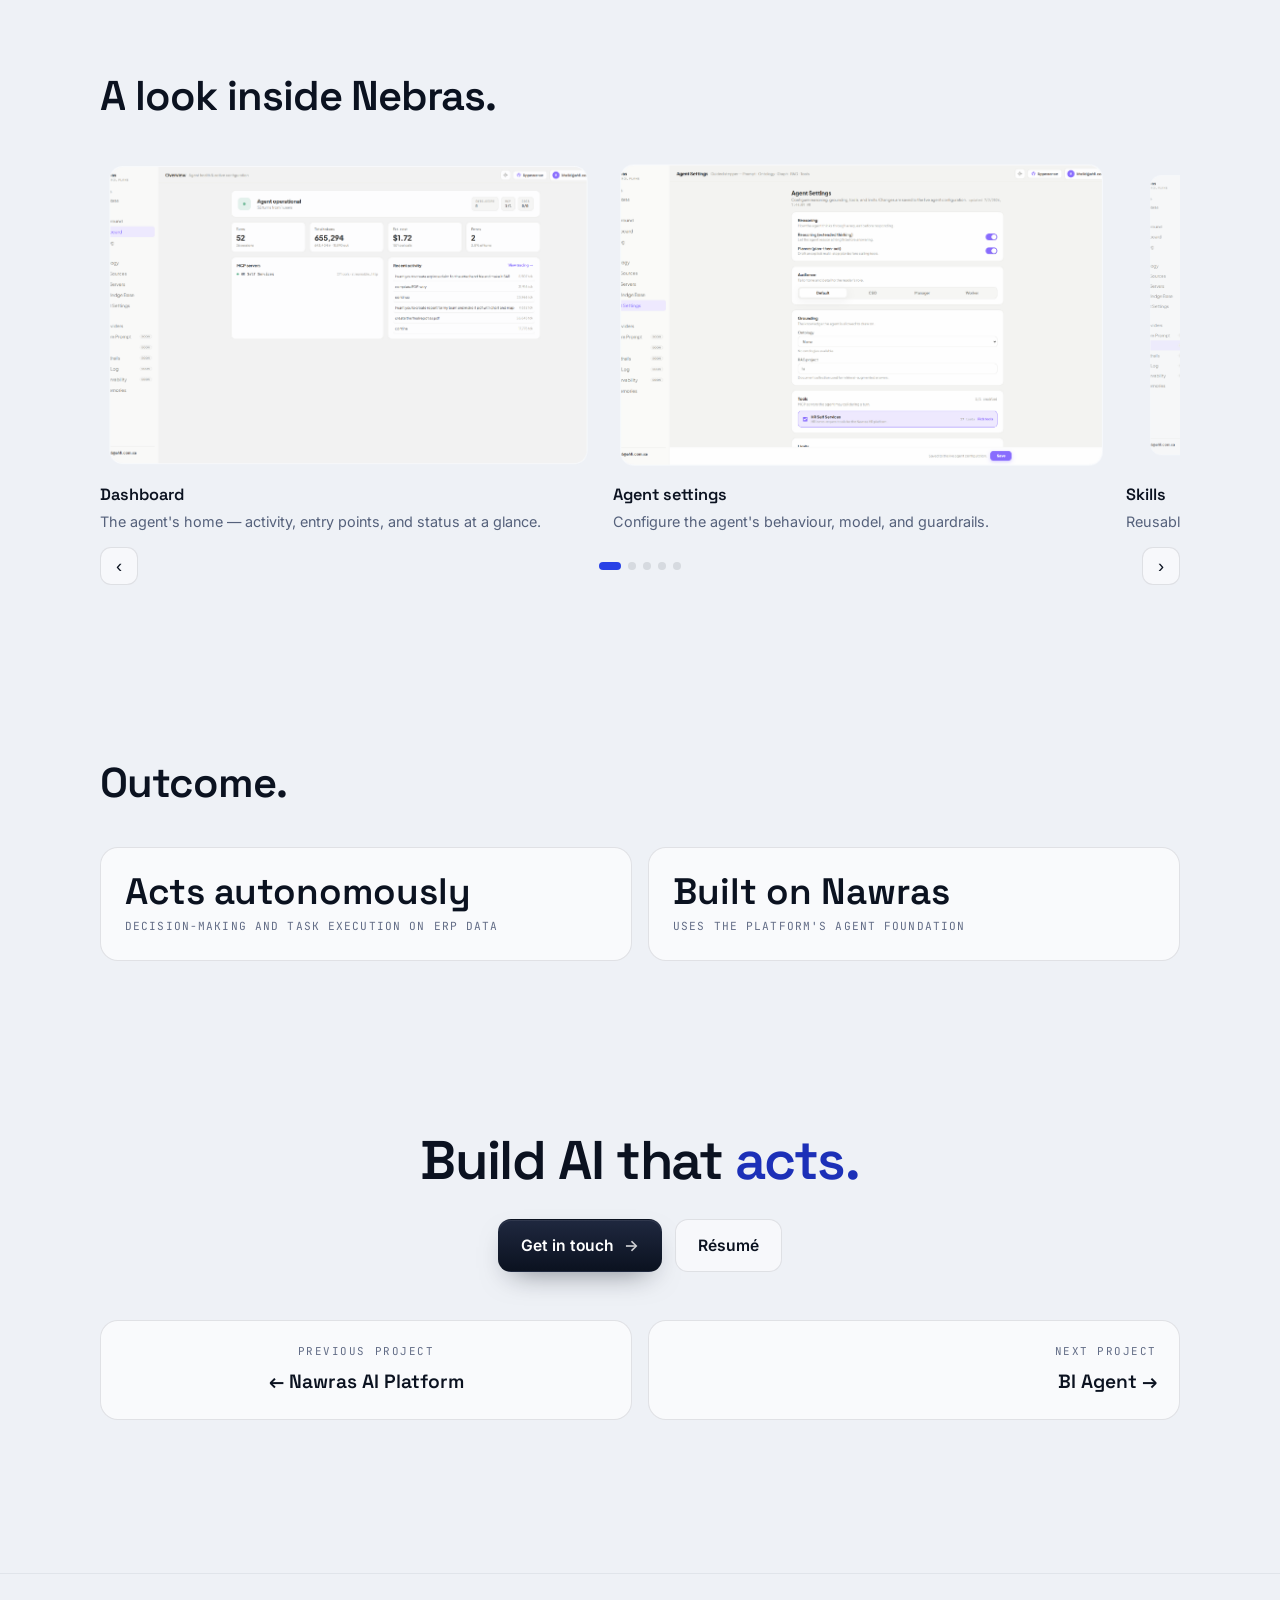
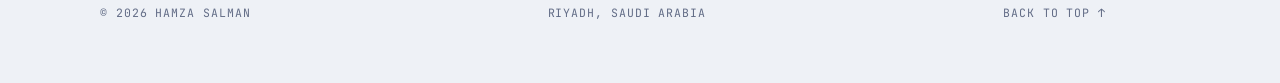
<file: nebras.html>
<!DOCTYPE html>
<html lang="en">
<head>
<meta charset="UTF-8" />
<meta name="viewport" content="width=device-width, initial-scale=1.0" />
<script>(function(){try{document.documentElement.classList.add("js");if(window.WebGLRenderingContext)document.documentElement.classList.add("will3d");addEventListener("load",function(){var c=document.documentElement.classList;if(!c.contains("has3d")){c.remove("will3d");c.add("no3d");}});document.addEventListener("DOMContentLoaded",function(){setTimeout(function(){if(!window.__projectReady)document.documentElement.classList.remove("js");},2500);});var t=localStorage.getItem("theme");if(t!=="light"&&t!=="dark"){t=(window.matchMedia&&window.matchMedia("(prefers-color-scheme: dark)").matches)?"dark":"light";}document.documentElement.setAttribute("data-theme",t);}catch(e){}})();</script>
<title>Nebras - Case study | Hamza Salman</title>
<meta name="description" content="Case study: Nebras, an agentic AI for the Nawras ERP that understands enterprise data through ontology and semantic layers, then acts on it." />
<meta name="author" content="Hamza Salman" />
<meta name="color-scheme" content="light dark" />
<meta name="theme-color" id="metaTheme" content="#EEF1F6" />
<link rel="icon" href="data:image/svg+xml,%3Csvg%20xmlns='http://www.w3.org/2000/svg'%20viewBox='0%200%2032%2032'%3E%3Crect%20width='32'%20height='32'%20rx='8'%20fill='%230B1220'/%3E%3Ctext%20x='16'%20y='21'%20font-family='monospace'%20font-size='13'%20font-weight='700'%20fill='%23fff'%20text-anchor='middle'%3EHS%3C/text%3E%3C/svg%3E" />
<meta property="og:type" content="article" />
<meta property="og:title" content="Nebras - Case study" />
<meta property="og:description" content="An ERP-connected agent that understands enterprise data through ontology and semantic layers, then acts on it." />
<meta property="og:url" content="https://hamzakalid.github.io/me/nebras.html" />
<meta property="og:image" content="https://hamzakalid.github.io/me/og-image.svg" />
<meta name="twitter:card" content="summary_large_image" />
<link rel="preconnect" href="https://fonts.googleapis.com" />
<link rel="preconnect" href="https://fonts.gstatic.com" crossorigin />
<link href="https://fonts.googleapis.com/css2?family=Space+Grotesk:wght@400;500;600;700&family=Inter:wght@400;500;600&family=JetBrains+Mono:wght@400;500;600&display=swap" rel="stylesheet" />
<link rel="stylesheet" href="./project.css" />
</head>
<body>

<a class="skip" href="#main">Skip to content</a>

<svg width="0" height="0" style="position:absolute" aria-hidden="true" focusable="false">
  <symbol id="ico-flow" viewBox="0 0 24 24" fill="none" stroke="currentColor" stroke-width="1.6" stroke-linecap="round" stroke-linejoin="round"><circle cx="5" cy="6" r="2.3"/><circle cx="5" cy="18" r="2.3"/><circle cx="19" cy="12" r="2.3"/><path d="m7.2 7 9.6 4M7.2 17l9.6-4"/></symbol>
  <symbol id="ico-layers" viewBox="0 0 24 24" fill="none" stroke="currentColor" stroke-width="1.6" stroke-linecap="round" stroke-linejoin="round"><path d="M12 3 21 8l-9 5-9-5z"/><path d="m3 12 9 5 9-5"/><path d="m3 16 9 5 9-5"/></symbol>
  <symbol id="ico-pulse" viewBox="0 0 24 24" fill="none" stroke="currentColor" stroke-width="1.6" stroke-linecap="round" stroke-linejoin="round"><path d="M3 12h4l2.5-7 4 14 2.5-7H21"/></symbol>
  <symbol id="ico-graph" viewBox="0 0 24 24" fill="none" stroke="currentColor" stroke-width="1.6" stroke-linecap="round" stroke-linejoin="round"><circle cx="6" cy="7" r="2"/><circle cx="18" cy="6" r="2"/><circle cx="17" cy="18" r="2"/><circle cx="7" cy="17" r="2"/><path d="m7.8 8.2 8 8.6M8 7l8-.8M7 15V9M16.4 7.5 17 16"/></symbol>
  <symbol id="ico-loop" viewBox="0 0 24 24" fill="none" stroke="currentColor" stroke-width="1.6" stroke-linecap="round" stroke-linejoin="round"><path d="M4 12a8 8 0 0 1 13.6-5.7M18 3.5V8h-4.5"/><path d="M20 12a8 8 0 0 1-13.6 5.7M6 20.5V16h4.5"/></symbol>
  <symbol id="ico-code" viewBox="0 0 24 24" fill="none" stroke="currentColor" stroke-width="1.6" stroke-linecap="round" stroke-linejoin="round"><path d="M9 8l-4 4 4 4M15 8l4 4-4 4"/></symbol>
  <symbol id="ico-sql" viewBox="0 0 24 24" fill="none" stroke="currentColor" stroke-width="1.6" stroke-linecap="round" stroke-linejoin="round"><ellipse cx="12" cy="6" rx="7" ry="2.6"/><path d="M5 6v6c0 1.4 3.1 2.6 7 2.6s7-1.2 7-2.6V6M5 12v6c0 1.4 3.1 2.6 7 2.6s7-1.2 7-2.6v-6"/></symbol>
  <symbol id="ico-chart" viewBox="0 0 24 24" fill="none" stroke="currentColor" stroke-width="1.6" stroke-linecap="round" stroke-linejoin="round"><path d="M4 20h16M6 20v-6M11 20V8M16 20v-9"/></symbol>
</svg>

<div class="progress" id="progress"></div>
<canvas id="scene3d" aria-hidden="true"></canvas>
<div class="scrim" aria-hidden="true"></div>

<button class="theme-toggle" id="themeToggle" type="button" aria-label="Switch to dark theme">
  <svg class="i-moon" viewBox="0 0 24 24" fill="none" stroke="currentColor" stroke-width="1.8" stroke-linecap="round" stroke-linejoin="round" aria-hidden="true"><path d="M21 12.8A9 9 0 1 1 11.2 3a7 7 0 0 0 9.8 9.8z"/></svg>
  <svg class="i-sun" viewBox="0 0 24 24" fill="none" stroke="currentColor" stroke-width="1.8" stroke-linecap="round" stroke-linejoin="round" aria-hidden="true"><circle cx="12" cy="12" r="4.2"/><path d="M12 2.5v2.6M12 18.9v2.6M4.6 4.6l1.8 1.8M17.6 17.6l1.8 1.8M2.5 12h2.6M18.9 12h2.6M4.6 19.4l1.8-1.8M17.6 6.4l1.8-1.8"/></svg>
</button>

<nav class="nav">
  <div class="nav__in">
    <a class="back" href="./index.html"><b>HS</b><span>Hamza Salman</span></a>
    <div class="nav__r">
      <a href="./index.html#work">Work</a>
      <a href="./resume.html" target="_blank" rel="noopener">Résumé</a>
      <a href="./index.html#contact">Contact</a>
    </div>
  </div>
</nav>

<main class="shell" id="main">

  <header class="wrap phero" id="top">
    <h1 class="ptitle reveal">Nebras</h1>
    <p class="plede reveal">An ERP-connected agent that understands enterprise data through ontology and semantic layers, then acts on it.</p>
    <div class="phero__meta reveal">
      <span><b>Role</b> AI Developer &amp; Automation Engineer</span>
      <span><b>Org</b> Al-Obeikan Digital Solutions</span>
      <span><b>Built on</b> the Nawras ERP</span>
    </div>
    <div class="phero__cta reveal">
      <a class="btn btn-primary" data-magnetic="0.3" href="./index.html#contact">Get in touch <span class="arw">&rarr;</span></a>
      <a class="btn btn-ghost" data-magnetic="0.2" href="./index.html#work">All work <span class="arw">&rarr;</span></a>
    </div>
  </header>

  <div class="wrap reveal">
    <div class="compare" data-compare style="--pos:50%" aria-label="Nebras chat — the same conversation in light and dark themes">
      <img class="compare__base" src="./assets/Nebras/nebras-chat.dark.png" alt="Nebras chat interface, dark theme" />
      <div class="compare__top"><img src="./assets/Nebras/nebras-chat.light.png" alt="Nebras chat interface, light theme" /></div>
      <div class="compare__divider" aria-hidden="true"></div>
      <button class="compare__handle" type="button" role="slider"
              aria-label="Drag to reveal light and dark themes"
              aria-valuemin="0" aria-valuemax="100" aria-valuenow="50" aria-orientation="horizontal" tabindex="0">
        <svg viewBox="0 0 24 24" fill="none" stroke="currentColor" stroke-width="2" stroke-linecap="round" stroke-linejoin="round" aria-hidden="true"><path d="M9 6 4 12l5 6M15 6l5 6-5 6"/></svg>
      </button>
      <span class="compare__tag compare__tag--l">Light</span>
      <span class="compare__tag compare__tag--r">Dark</span>
    </div>
  </div>

  <section class="wrap section" id="overview">
    <div class="two-col">
      <p class="lead reveal">An agent is only as good as its understanding of the data underneath it.</p>
      <div>
        <p class="prose reveal">Nebras is the agent layer for the Nawras ERP. It is built on ontology and semantic layers, so it reasons about enterprise entities and relationships rather than raw table names. On top of that understanding it runs an agent loop and a tool loop, with a skills system that decomposes hard tasks into sharper steps.</p>
        <p class="prose reveal">A built-in Python sandbox lets it analyze data with code, read uploaded files and images, and generate files for users. Guardrails and MCP connectivity keep it safe and connected to the tools it needs.</p>
      </div>
    </div>
  </section>

  <section class="wrap section" id="capabilities">
    <h2 class="heading-lg split reveal">Understanding first, then action.</h2>
    <div class="caps">
      <article class="cap cap--feature reveal">
        <svg class="cap__ico" viewBox="0 0 24 24" aria-hidden="true"><use href="#ico-graph"/></svg>
        <h3>Ontology and semantic layers</h3>
        <p>A model of enterprise entities and relationships, so the agent reasons about meaning, not just column names.</p>
      </article>
      <article class="cap cap--wide reveal">
        <svg class="cap__ico" viewBox="0 0 24 24" aria-hidden="true"><use href="#ico-loop"/></svg>
        <h3>Agent and tool loops</h3>
        <p>Plans, calls tools, observes results, and iterates toward the goal.</p>
      </article>
      <article class="cap cap--wide reveal">
        <svg class="cap__ico" viewBox="0 0 24 24" aria-hidden="true"><use href="#ico-flow"/></svg>
        <h3>Skills system</h3>
        <p>Reusable skills that decompose hard tasks into sharper, repeatable steps.</p>
      </article>
      <article class="cap reveal">
        <svg class="cap__ico" viewBox="0 0 24 24" aria-hidden="true"><use href="#ico-code"/></svg>
        <h3>Python sandbox</h3>
        <p>Analyzes data with code and generates files, safely isolated.</p>
      </article>
      <article class="cap reveal">
        <svg class="cap__ico" viewBox="0 0 24 24" aria-hidden="true"><use href="#ico-layers"/></svg>
        <h3>Files and vision</h3>
        <p>Reads uploaded documents and images as task input.</p>
      </article>
      <article class="cap reveal">
        <svg class="cap__ico" viewBox="0 0 24 24" aria-hidden="true"><use href="#ico-pulse"/></svg>
        <h3>Guardrails and MCP</h3>
        <p>Safe execution plus Model Context Protocol access to external tools.</p>
      </article>
    </div>
  </section>

  <section class="wrap section" id="how">
    <h2 class="heading-lg split reveal">How a task gets done.</h2>
    <div class="steps">
      <div class="step reveal"><div class="step__n">01</div><h3>Understand</h3><p>Ontology and semantic layers map the request to real enterprise entities.</p></div>
      <div class="step reveal"><div class="step__n">02</div><h3>Plan</h3><p>The agent loop breaks the goal into steps and selects the right skills.</p></div>
      <div class="step reveal"><div class="step__n">03</div><h3>Act</h3><p>The tool loop calls tools and runs code in a Python sandbox to do the work.</p></div>
      <div class="step reveal"><div class="step__n">04</div><h3>Verify</h3><p>Guardrails check actions and outputs before anything is committed.</p></div>
      <div class="step reveal"><div class="step__n">05</div><h3>Deliver</h3><p>Results, analyses, and generated files are returned to the user.</p></div>
    </div>
  </section>

  <section class="wrap section" id="gallery">
    <h2 class="heading-lg split reveal">A look inside Nebras.</h2>
    <div class="gallery reveal" data-gallery aria-roledescription="carousel" aria-label="Nebras gallery">
      <div class="gallery__viewport">
        <div class="gallery__track">
          <figure class="slide"><div class="slide__art slide__art--img"><img src="./assets/Nebras/dashboard.png" alt="Nebras dashboard" loading="lazy" /></div>
            <figcaption class="slide__cap"><b>Dashboard</b><span>The agent's home — activity, entry points, and status at a glance.</span></figcaption></figure>
          <figure class="slide"><div class="slide__art slide__art--img"><img src="./assets/Nebras/agent.settings.png" alt="Nebras agent settings" loading="lazy" /></div>
            <figcaption class="slide__cap"><b>Agent settings</b><span>Configure the agent's behaviour, model, and guardrails.</span></figcaption></figure>
          <figure class="slide"><div class="slide__art slide__art--img"><img src="./assets/Nebras/skills.png" alt="Nebras skills" loading="lazy" /></div>
            <figcaption class="slide__cap"><b>Skills</b><span>Reusable skills that decompose hard tasks into sharper steps.</span></figcaption></figure>
          <figure class="slide"><div class="slide__art slide__art--img"><img src="./assets/Nebras/mcp.servers.png" alt="Nebras MCP servers" loading="lazy" /></div>
            <figcaption class="slide__cap"><b>MCP servers</b><span>Model Context Protocol connections to external tools and data.</span></figcaption></figure>
          <figure class="slide"><div class="slide__art slide__art--img"><img src="./assets/Nebras/tracing-dashboard.png" alt="Nebras tracing dashboard" loading="lazy" /></div>
            <figcaption class="slide__cap"><b>Tracing dashboard</b><span>Every run traced end to end for observability and debugging.</span></figcaption></figure>
        </div>
      </div>
      <div class="gallery__ctrl">
        <button class="g-btn g-prev" type="button" aria-label="Previous image">&lsaquo;</button>
        <div class="gallery__dots"></div>
        <button class="g-btn g-next" type="button" aria-label="Next image">&rsaquo;</button>
      </div>
    </div>
  </section>

  <section class="wrap section" id="outcome">
    <h2 class="heading-lg split reveal">Outcome.</h2>
    <div class="outcome">
      <div class="metric reveal"><b>Acts autonomously</b><span>Decision-making and task execution on ERP data</span></div>
      <div class="metric reveal"><b>Built on Nawras</b><span>Uses the platform's agent foundation</span></div>
    </div>
  </section>

  <section class="wrap endcta" id="next">
    <h2 class="split reveal">Build AI that <span class="hl">acts.</span></h2>
    <div class="endcta__row reveal">
      <a class="btn btn-primary" data-magnetic="0.3" href="./index.html#contact">Get in touch <span class="arw">&rarr;</span></a>
      <a class="btn btn-ghost" data-magnetic="0.2" href="./resume.html" target="_blank" rel="noopener">Résumé</a>
    </div>
    <div class="wrap morenav reveal" style="margin-top:48px">
      <a class="morelink" href="./nawras.html"><span>Previous project</span><b>&larr; Nawras AI Platform</b></a>
      <a class="morelink next" href="./bi-agent.html"><span>Next project</span><b>BI Agent &rarr;</b></a>
    </div>
  </section>

</main>

<footer>
  <div class="wrap foot">
    <span>© <span id="yr"></span> Hamza Salman</span>
    <span>Riyadh, Saudi Arabia</span>
    <a href="#main">Back to top ↑</a>
  </div>
</footer>

<script>document.getElementById("yr").textContent=new Date().getFullYear();</script>
<script src="./project.js" defer></script>
<script type="module" src="./assets/js/scenes/nebras.js"></script>
</body>
</html>
</file>
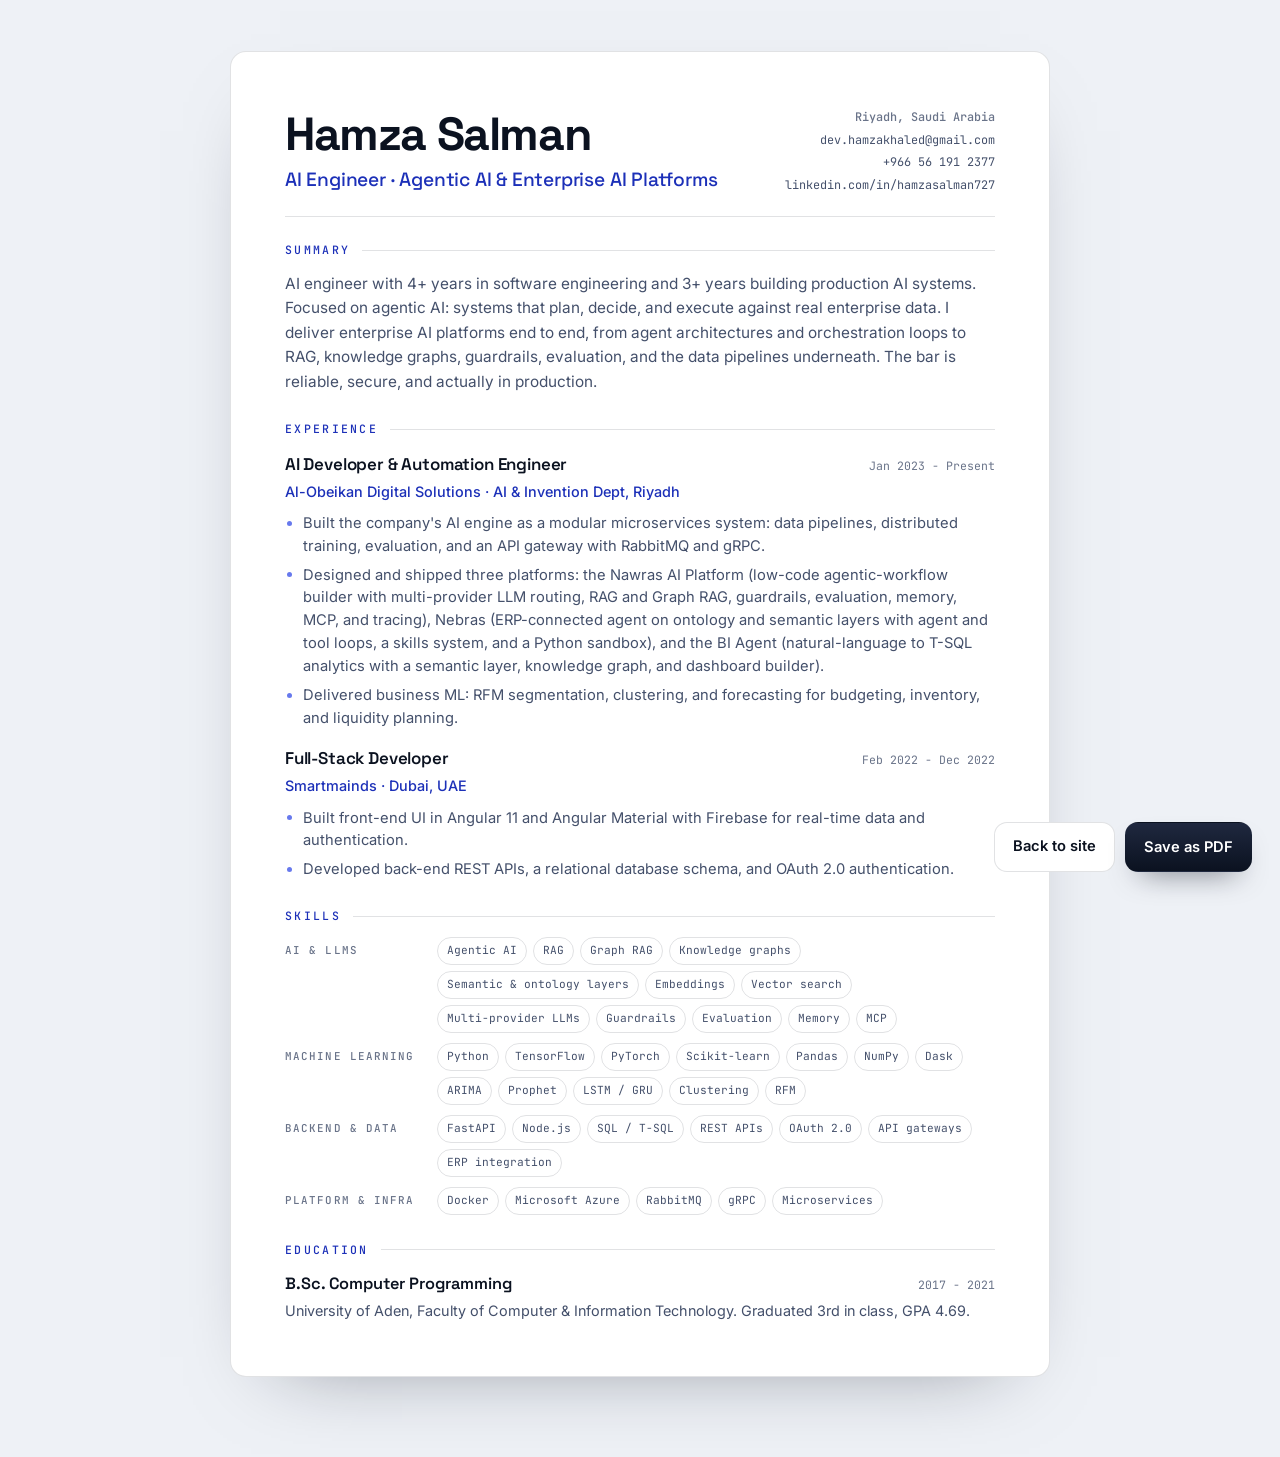
<file: resume.html>
<!DOCTYPE html>
<html lang="en">
<head>
<meta charset="UTF-8" />
<meta name="viewport" content="width=device-width, initial-scale=1.0" />
<title>Hamza Salman — Résumé · AI Engineer</title>
<meta name="description" content="Résumé of Hamza Salman, AI Engineer — agentic AI, RAG systems, and enterprise AI platforms." />
<meta name="robots" content="index, follow" />
<link rel="icon" href="data:image/svg+xml,%3Csvg%20xmlns='http://www.w3.org/2000/svg'%20viewBox='0%200%2032%2032'%3E%3Crect%20width='32'%20height='32'%20rx='8'%20fill='%230B1220'/%3E%3Ctext%20x='16'%20y='21'%20font-family='monospace'%20font-size='13'%20font-weight='700'%20fill='%23fff'%20text-anchor='middle'%3EHS%3C/text%3E%3C/svg%3E" />
<link rel="preconnect" href="https://fonts.googleapis.com" />
<link rel="preconnect" href="https://fonts.gstatic.com" crossorigin />
<link href="https://fonts.googleapis.com/css2?family=Space+Grotesk:wght@500;600;700&family=Inter:wght@400;500;600&family=JetBrains+Mono:wght@500&display=swap" rel="stylesheet" />
<style>
  :root{
    --ink:#0B1220; --slate:#44506b; --slate-2:#697389;
    --cobalt:#2740E6; --cobalt-ink:#1c30b8;
    --line:rgba(11,18,32,.12); --paper:#ffffff; --bg:#eef1f6;
  }
  @media (prefers-color-scheme: dark){
    :root{ --ink:#EAF0FA; --slate:#aeb8cd; --slate-2:#8b96ad; --cobalt:#5A72FF; --cobalt-ink:#9DACFF;
      --line:rgba(255,255,255,.14); --paper:#0e1422; --bg:#080b14; }
  }
  *{box-sizing:border-box;margin:0;padding:0}
  html{-webkit-text-size-adjust:100%}
  body{font-family:"Inter",system-ui,sans-serif;color:var(--ink);background:var(--bg);
    line-height:1.6;-webkit-font-smoothing:antialiased;padding:clamp(20px,4vw,56px) 16px 80px}
  a{color:inherit;text-decoration:none}

  .sheet{max-width:820px;margin-inline:auto;background:var(--paper);border:1px solid var(--line);
    border-radius:16px;padding:clamp(26px,4.5vw,54px);
    box-shadow:0 30px 80px -50px rgba(11,18,32,.5)}

  /* header */
  .top{display:flex;flex-wrap:wrap;gap:16px;justify-content:space-between;align-items:flex-end;
    padding-bottom:20px;border-bottom:1px solid var(--line)}
  .name{font-family:"Space Grotesk",sans-serif;font-weight:700;letter-spacing:-.03em;
    font-size:clamp(2rem,5vw,2.9rem);line-height:1}
  .role{font-family:"Space Grotesk",sans-serif;font-weight:500;color:var(--cobalt-ink);
    font-size:clamp(1rem,2vw,1.2rem);margin-top:8px;letter-spacing:-.01em}
  .contact{font-family:"JetBrains Mono",monospace;font-size:.74rem;line-height:1.9;
    color:var(--slate);text-align:right}
  .contact a:hover{color:var(--cobalt-ink)}
  .contact b{display:block;color:var(--slate-2);font-weight:500}

  .grid{display:grid;grid-template-columns:1fr;gap:clamp(18px,2.6vw,26px);margin-top:24px}

  .sec h2{font-family:"JetBrains Mono",monospace;font-weight:500;font-size:.72rem;letter-spacing:.2em;
    text-transform:uppercase;color:var(--cobalt-ink);margin-bottom:12px;
    display:flex;align-items:center;gap:12px}
  .sec h2::after{content:"";flex:1;height:1px;background:var(--line)}

  .summary{color:var(--slate);font-size:.96rem;max-width:70ch}

  .job{margin-bottom:16px}
  .job:last-child{margin-bottom:0}
  .job__h{display:flex;flex-wrap:wrap;gap:4px 14px;justify-content:space-between;align-items:baseline}
  .job__r{font-family:"Space Grotesk",sans-serif;font-weight:600;font-size:1.06rem;letter-spacing:-.01em}
  .job__w{font-family:"JetBrains Mono",monospace;font-size:.72rem;color:var(--slate-2);white-space:nowrap}
  .job__o{color:var(--cobalt-ink);font-size:.9rem;font-weight:500;margin-top:2px}
  .job ul{list-style:none;margin-top:9px;display:flex;flex-direction:column;gap:6px}
  .job li{position:relative;padding-left:18px;color:var(--slate);font-size:.92rem;line-height:1.55}
  .job li::before{content:"";position:absolute;left:2px;top:.6em;width:5px;height:5px;border-radius:50%;
    background:var(--cobalt);opacity:.7}

  .skills{display:grid;gap:10px}
  .skillrow{display:grid;grid-template-columns:140px 1fr;gap:12px;align-items:baseline}
  .skillrow b{font-family:"JetBrains Mono",monospace;font-size:.68rem;letter-spacing:.1em;
    text-transform:uppercase;color:var(--slate-2);font-weight:500;padding-top:3px}
  .chips{display:flex;flex-wrap:wrap;gap:6px}
  .chip{font-family:"JetBrains Mono",monospace;font-size:.7rem;border:1px solid var(--line);
    border-radius:999px;padding:4px 9px;color:var(--slate)}

  .edu__h{display:flex;flex-wrap:wrap;gap:4px 14px;justify-content:space-between;align-items:baseline}
  .edu__d{font-family:"Space Grotesk",sans-serif;font-weight:600;font-size:1.02rem}
  .edu__w{font-family:"JetBrains Mono",monospace;font-size:.72rem;color:var(--slate-2)}
  .edu__o{color:var(--slate);font-size:.9rem;margin-top:2px}

  /* floating actions (screen only) */
  .actions{position:fixed;right:clamp(16px,3vw,28px);bottom:clamp(16px,3vw,28px);z-index:10;
    display:flex;gap:10px}
  .act{display:inline-flex;align-items:center;gap:9px;font-family:"Inter",sans-serif;font-weight:600;
    font-size:.92rem;padding:12px 18px;border-radius:13px;cursor:pointer;border:1px solid transparent;
    transition:transform .3s cubic-bezier(.2,.7,.2,1),box-shadow .3s,border-color .3s,background .3s,color .3s}
  .act:active{transform:scale(.96)}
  .act-print{background:linear-gradient(180deg,#1f283f,#0B1220);color:#fff;
    box-shadow:0 14px 30px -16px rgba(11,18,32,.7)}
  .act-print:hover{transform:translateY(-2px);box-shadow:0 20px 40px -18px rgba(11,18,32,.7)}
  .act-back{background:var(--paper);border-color:var(--line);color:var(--ink)}
  .act-back:hover{transform:translateY(-2px);border-color:var(--cobalt);color:var(--cobalt-ink)}

  /* on-screen entrance */
  @media (prefers-reduced-motion: no-preference){
    .reveal{opacity:0;transform:translateY(16px);animation:rise .7s cubic-bezier(.16,1,.3,1) forwards}
    .sec:nth-child(1){animation-delay:.05s}
    .sec:nth-child(2){animation-delay:.13s}
    .sec:nth-child(3){animation-delay:.21s}
    .sec:nth-child(4){animation-delay:.29s}
    .top.reveal{animation-delay:0s}
    @keyframes rise{to{opacity:1;transform:none}}
  }

  /* print: clean one-pager */
  @media print{
    @page{margin:14mm}
    body{background:#fff;color:#000;padding:0}
    .sheet{border:0;box-shadow:none;border-radius:0;padding:0;max-width:none}
    .actions{display:none !important}
    .reveal{opacity:1 !important;transform:none !important;animation:none !important}
    a{color:#000}
    .role,.job__o,.sec h2,.edu__d,.job li::before{color:#000 !important}
    .sec h2{color:#000 !important}
    .job,.edu,.sec{page-break-inside:avoid}
    .chip{border-color:#bbb}
  }
</style>
</head>
<body>

<main class="sheet">
  <header class="top reveal">
    <div>
      <h1 class="name">Hamza Salman</h1>
      <div class="role">AI Engineer · Agentic AI &amp; Enterprise AI Platforms</div>
    </div>
    <div class="contact">
      <b>Riyadh, Saudi Arabia</b>
      <a href="mailto:dev.hamzakhaled@gmail.com">dev.hamzakhaled@gmail.com</a><br />
      <a href="tel:+966561912377">+966 56 191 2377</a><br />
      <a href="https://www.linkedin.com/in/hamzasalman727" target="_blank" rel="noopener">linkedin.com/in/hamzasalman727</a>
    </div>
  </header>

  <div class="grid">
    <section class="sec reveal">
      <h2>Summary</h2>
      <p class="summary">AI engineer with 4+ years in software engineering and 3+ years building production AI systems. Focused on agentic AI: systems that plan, decide, and execute against real enterprise data. I deliver enterprise AI platforms end to end, from agent architectures and orchestration loops to RAG, knowledge graphs, guardrails, evaluation, and the data pipelines underneath. The bar is reliable, secure, and actually in production.</p>
    </section>

    <section class="sec reveal">
      <h2>Experience</h2>

      <div class="job">
        <div class="job__h">
          <div>
            <div class="job__r">AI Developer &amp; Automation Engineer</div>
            <div class="job__o">Al-Obeikan Digital Solutions · AI &amp; Invention Dept, Riyadh</div>
          </div>
          <div class="job__w">Jan 2023 - Present</div>
        </div>
        <ul>
          <li>Built the company's AI engine as a modular microservices system: data pipelines, distributed training, evaluation, and an API gateway with RabbitMQ and gRPC.</li>
          <li>Designed and shipped three platforms: the Nawras AI Platform (low-code agentic-workflow builder with multi-provider LLM routing, RAG and Graph RAG, guardrails, evaluation, memory, MCP, and tracing), Nebras (ERP-connected agent on ontology and semantic layers with agent and tool loops, a skills system, and a Python sandbox), and the BI Agent (natural-language to T-SQL analytics with a semantic layer, knowledge graph, and dashboard builder).</li>
          <li>Delivered business ML: RFM segmentation, clustering, and forecasting for budgeting, inventory, and liquidity planning.</li>
        </ul>
      </div>

      <div class="job">
        <div class="job__h">
          <div>
            <div class="job__r">Full-Stack Developer</div>
            <div class="job__o">Smartmainds · Dubai, UAE</div>
          </div>
          <div class="job__w">Feb 2022 - Dec 2022</div>
        </div>
        <ul>
          <li>Built front-end UI in Angular 11 and Angular Material with Firebase for real-time data and authentication.</li>
          <li>Developed back-end REST APIs, a relational database schema, and OAuth 2.0 authentication.</li>
        </ul>
      </div>
    </section>

    <section class="sec reveal">
      <h2>Skills</h2>
      <div class="skills">
        <div class="skillrow"><b>AI &amp; LLMs</b><div class="chips">
          <span class="chip">Agentic AI</span><span class="chip">RAG</span><span class="chip">Graph RAG</span>
          <span class="chip">Knowledge graphs</span><span class="chip">Semantic &amp; ontology layers</span>
          <span class="chip">Embeddings</span><span class="chip">Vector search</span><span class="chip">Multi-provider LLMs</span>
          <span class="chip">Guardrails</span><span class="chip">Evaluation</span><span class="chip">Memory</span><span class="chip">MCP</span>
        </div></div>
        <div class="skillrow"><b>Machine Learning</b><div class="chips">
          <span class="chip">Python</span><span class="chip">TensorFlow</span><span class="chip">PyTorch</span>
          <span class="chip">Scikit-learn</span><span class="chip">Pandas</span><span class="chip">NumPy</span><span class="chip">Dask</span>
          <span class="chip">ARIMA</span><span class="chip">Prophet</span><span class="chip">LSTM / GRU</span><span class="chip">Clustering</span><span class="chip">RFM</span>
        </div></div>
        <div class="skillrow"><b>Backend &amp; Data</b><div class="chips">
          <span class="chip">FastAPI</span><span class="chip">Node.js</span><span class="chip">SQL / T-SQL</span>
          <span class="chip">REST APIs</span><span class="chip">OAuth 2.0</span><span class="chip">API gateways</span><span class="chip">ERP integration</span>
        </div></div>
        <div class="skillrow"><b>Platform &amp; Infra</b><div class="chips">
          <span class="chip">Docker</span><span class="chip">Microsoft Azure</span><span class="chip">RabbitMQ</span>
          <span class="chip">gRPC</span><span class="chip">Microservices</span>
        </div></div>
      </div>
    </section>

    <section class="sec reveal">
      <h2>Education</h2>
      <div class="edu">
        <div class="edu__h">
          <div class="edu__d">B.Sc. Computer Programming</div>
          <div class="edu__w">2017 - 2021</div>
        </div>
        <div class="edu__o">University of Aden, Faculty of Computer &amp; Information Technology. Graduated 3rd in class, GPA 4.69.</div>
      </div>
    </section>
  </div>
</main>

<div class="actions">
  <a class="act act-back" href="./index.html">Back to site</a>
  <button class="act act-print" type="button" id="printBtn">Save as PDF</button>
</div>

<script>
  document.getElementById("printBtn").addEventListener("click", function(){ window.print(); });
</script>
</body>
</html>
</file>
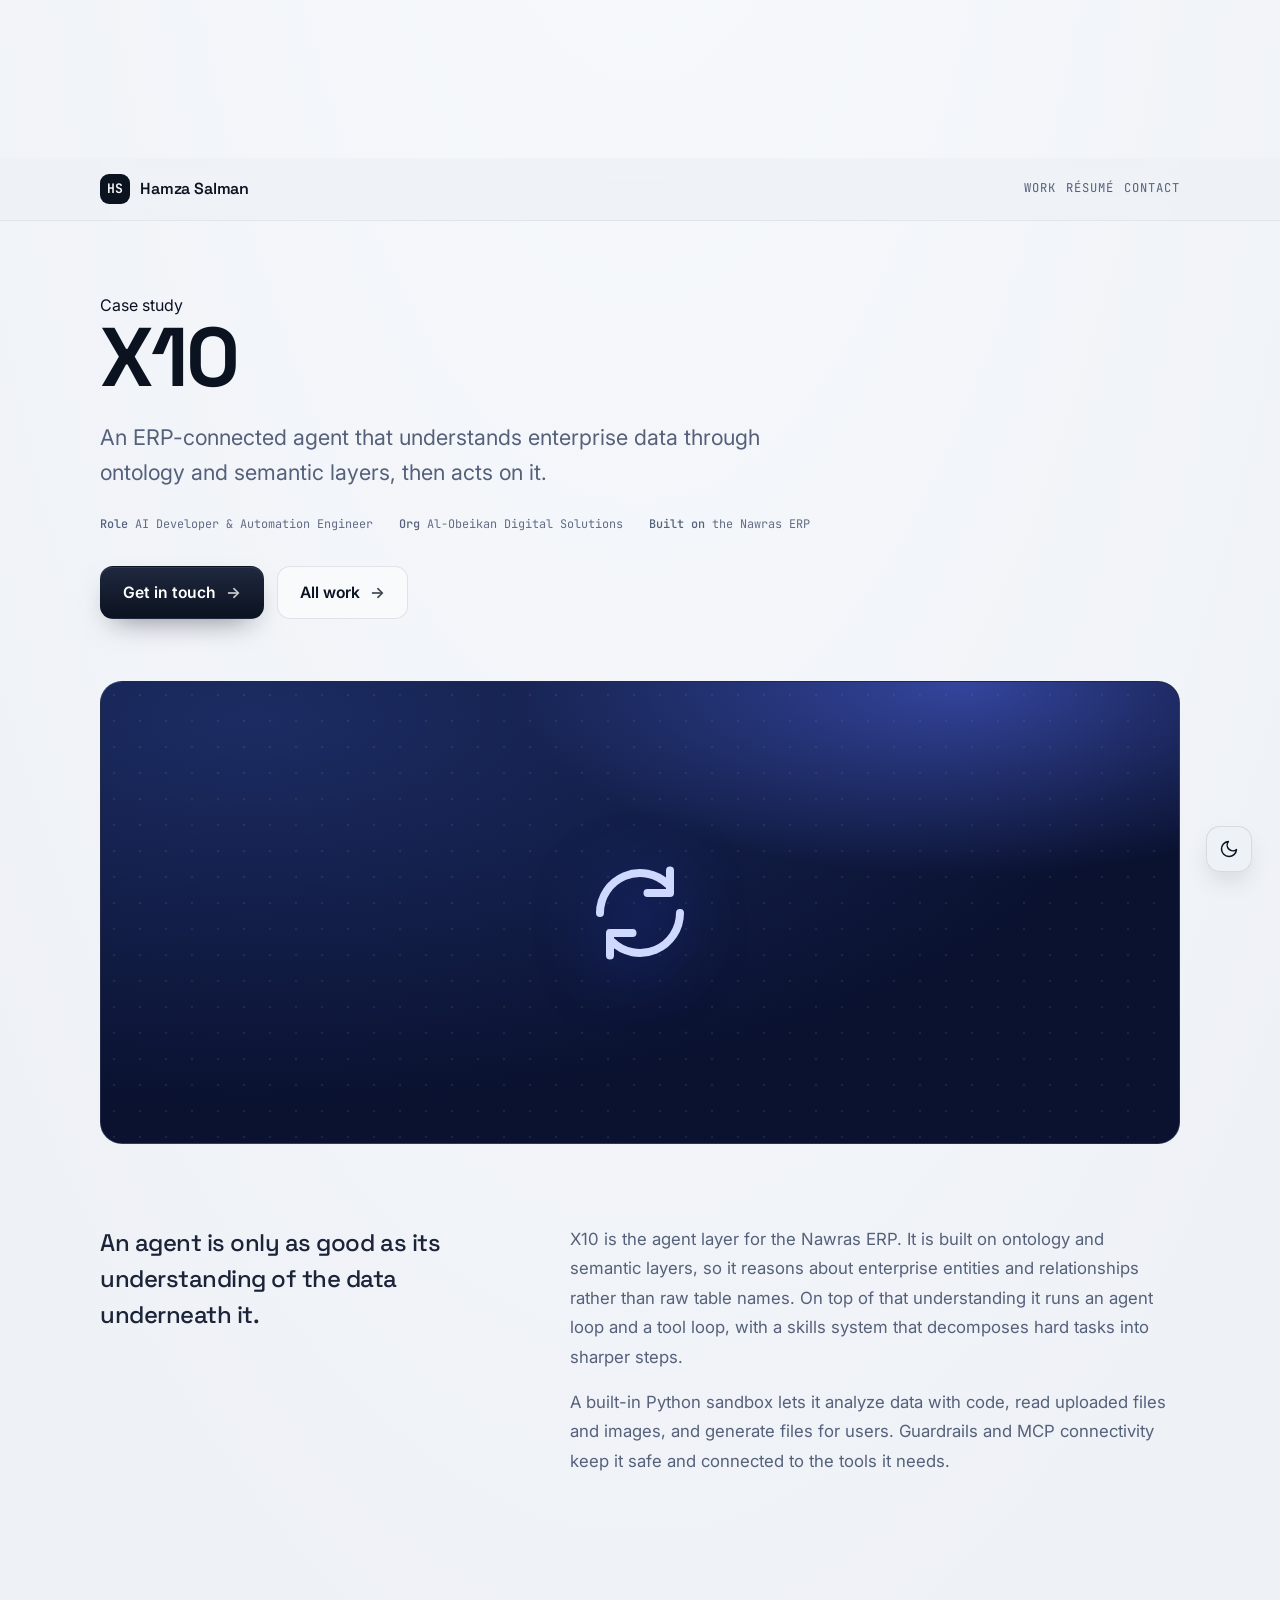
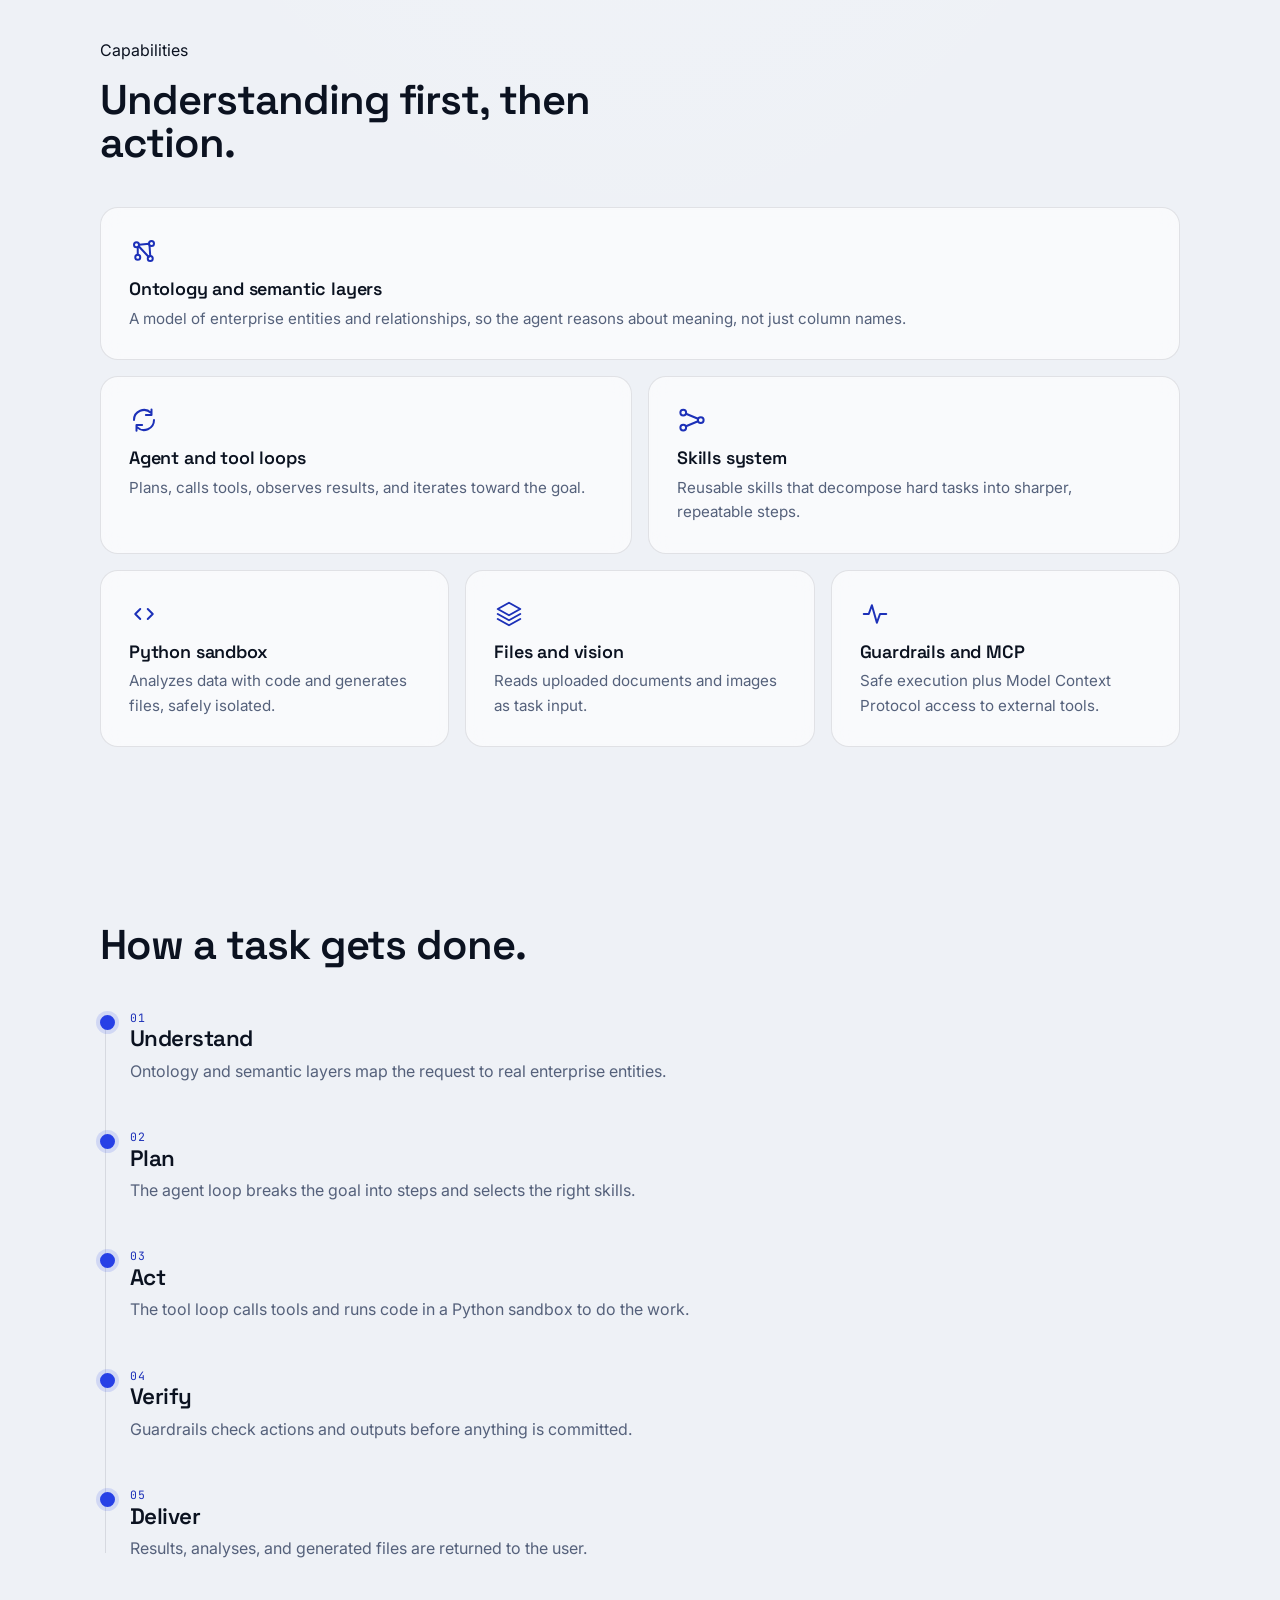
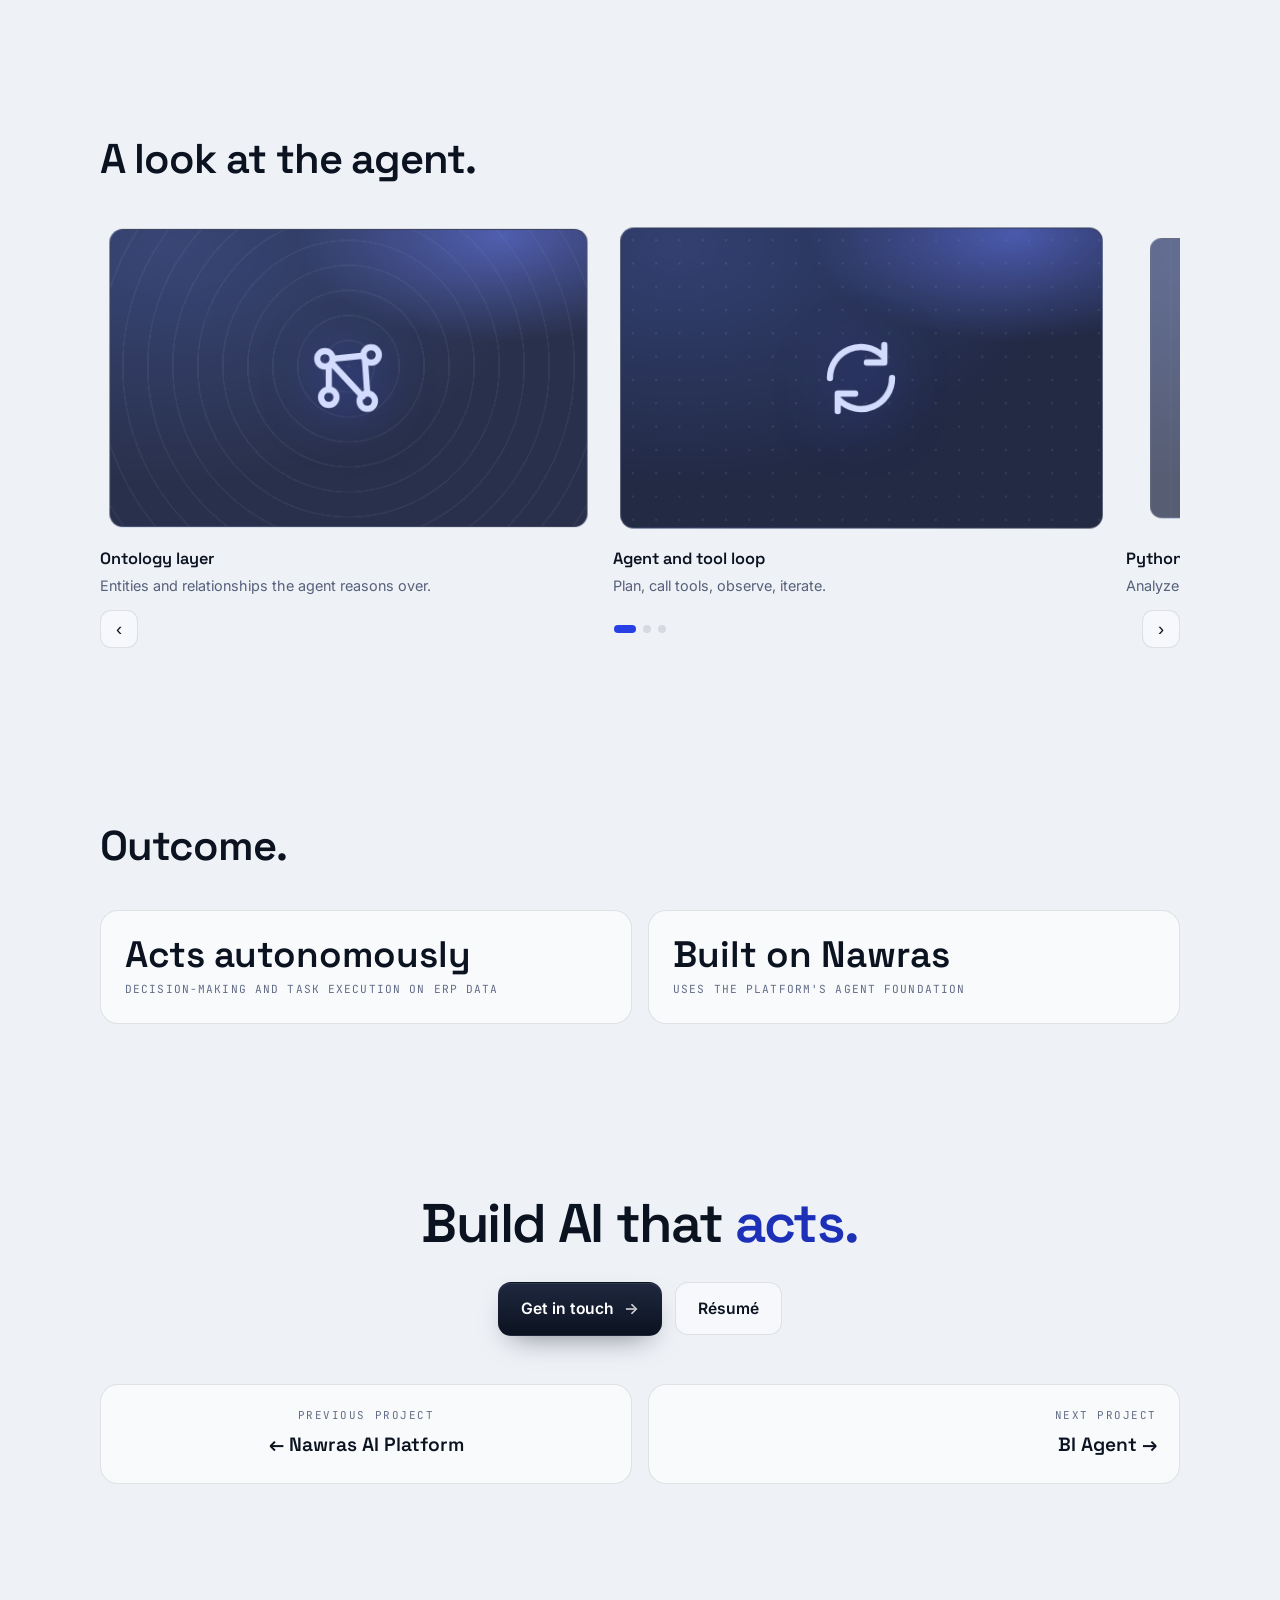
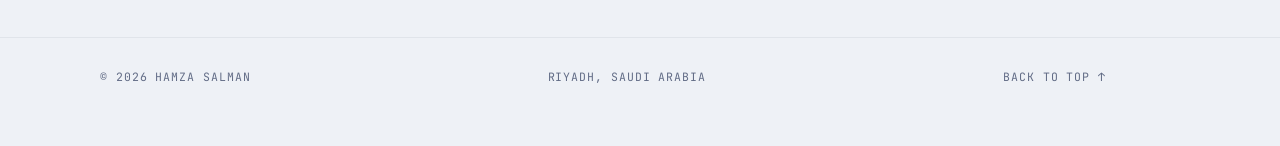
<file: x10.html>
<!DOCTYPE html>
<html lang="en">
<head>
<meta charset="UTF-8" />
<meta name="viewport" content="width=device-width, initial-scale=1.0" />
<script>(function(){try{var t=localStorage.getItem("theme");if(t!=="light"&&t!=="dark"){t=(window.matchMedia&&window.matchMedia("(prefers-color-scheme: dark)").matches)?"dark":"light";}document.documentElement.setAttribute("data-theme",t);}catch(e){}})();</script>
<title>X10 - Case study | Hamza Salman</title>
<meta name="description" content="Case study: X10, an agentic AI for the Nawras ERP that understands enterprise data through ontology and semantic layers, then acts on it." />
<meta name="author" content="Hamza Salman" />
<meta name="color-scheme" content="light dark" />
<meta name="theme-color" id="metaTheme" content="#EEF1F6" />
<link rel="icon" href="data:image/svg+xml,%3Csvg%20xmlns='http://www.w3.org/2000/svg'%20viewBox='0%200%2032%2032'%3E%3Crect%20width='32'%20height='32'%20rx='8'%20fill='%230B1220'/%3E%3Ctext%20x='16'%20y='21'%20font-family='monospace'%20font-size='13'%20font-weight='700'%20fill='%23fff'%20text-anchor='middle'%3EHS%3C/text%3E%3C/svg%3E" />
<meta property="og:type" content="article" />
<meta property="og:title" content="X10 - Case study" />
<meta property="og:description" content="An ERP-connected agent that understands enterprise data through ontology and semantic layers, then acts on it." />
<meta property="og:url" content="https://hamzakalid.github.io/me/x10.html" />
<meta property="og:image" content="https://hamzakalid.github.io/me/og-image.svg" />
<meta name="twitter:card" content="summary_large_image" />
<link rel="preconnect" href="https://fonts.googleapis.com" />
<link rel="preconnect" href="https://fonts.gstatic.com" crossorigin />
<link href="https://fonts.googleapis.com/css2?family=Space+Grotesk:wght@400;500;600;700&family=Inter:wght@400;500;600&family=JetBrains+Mono:wght@400;500;600&display=swap" rel="stylesheet" />
<link rel="stylesheet" href="./project.css" />
</head>
<body>

<a class="skip" href="#main">Skip to content</a>

<svg width="0" height="0" style="position:absolute" aria-hidden="true" focusable="false">
  <symbol id="ico-flow" viewBox="0 0 24 24" fill="none" stroke="currentColor" stroke-width="1.6" stroke-linecap="round" stroke-linejoin="round"><circle cx="5" cy="6" r="2.3"/><circle cx="5" cy="18" r="2.3"/><circle cx="19" cy="12" r="2.3"/><path d="m7.2 7 9.6 4M7.2 17l9.6-4"/></symbol>
  <symbol id="ico-layers" viewBox="0 0 24 24" fill="none" stroke="currentColor" stroke-width="1.6" stroke-linecap="round" stroke-linejoin="round"><path d="M12 3 21 8l-9 5-9-5z"/><path d="m3 12 9 5 9-5"/><path d="m3 16 9 5 9-5"/></symbol>
  <symbol id="ico-pulse" viewBox="0 0 24 24" fill="none" stroke="currentColor" stroke-width="1.6" stroke-linecap="round" stroke-linejoin="round"><path d="M3 12h4l2.5-7 4 14 2.5-7H21"/></symbol>
  <symbol id="ico-graph" viewBox="0 0 24 24" fill="none" stroke="currentColor" stroke-width="1.6" stroke-linecap="round" stroke-linejoin="round"><circle cx="6" cy="7" r="2"/><circle cx="18" cy="6" r="2"/><circle cx="17" cy="18" r="2"/><circle cx="7" cy="17" r="2"/><path d="m7.8 8.2 8 8.6M8 7l8-.8M7 15V9M16.4 7.5 17 16"/></symbol>
  <symbol id="ico-loop" viewBox="0 0 24 24" fill="none" stroke="currentColor" stroke-width="1.6" stroke-linecap="round" stroke-linejoin="round"><path d="M4 12a8 8 0 0 1 13.6-5.7M18 3.5V8h-4.5"/><path d="M20 12a8 8 0 0 1-13.6 5.7M6 20.5V16h4.5"/></symbol>
  <symbol id="ico-code" viewBox="0 0 24 24" fill="none" stroke="currentColor" stroke-width="1.6" stroke-linecap="round" stroke-linejoin="round"><path d="M9 8l-4 4 4 4M15 8l4 4-4 4"/></symbol>
  <symbol id="ico-sql" viewBox="0 0 24 24" fill="none" stroke="currentColor" stroke-width="1.6" stroke-linecap="round" stroke-linejoin="round"><ellipse cx="12" cy="6" rx="7" ry="2.6"/><path d="M5 6v6c0 1.4 3.1 2.6 7 2.6s7-1.2 7-2.6V6M5 12v6c0 1.4 3.1 2.6 7 2.6s7-1.2 7-2.6v-6"/></symbol>
  <symbol id="ico-chart" viewBox="0 0 24 24" fill="none" stroke="currentColor" stroke-width="1.6" stroke-linecap="round" stroke-linejoin="round"><path d="M4 20h16M6 20v-6M11 20V8M16 20v-9"/></symbol>
</svg>

<div class="progress" id="progress"></div>
<div class="bg" id="bg" aria-hidden="true"><canvas></canvas></div>

<button class="theme-toggle" id="themeToggle" type="button" aria-label="Switch to dark theme">
  <svg class="i-moon" viewBox="0 0 24 24" fill="none" stroke="currentColor" stroke-width="1.8" stroke-linecap="round" stroke-linejoin="round" aria-hidden="true"><path d="M21 12.8A9 9 0 1 1 11.2 3a7 7 0 0 0 9.8 9.8z"/></svg>
  <svg class="i-sun" viewBox="0 0 24 24" fill="none" stroke="currentColor" stroke-width="1.8" stroke-linecap="round" stroke-linejoin="round" aria-hidden="true"><circle cx="12" cy="12" r="4.2"/><path d="M12 2.5v2.6M12 18.9v2.6M4.6 4.6l1.8 1.8M17.6 17.6l1.8 1.8M2.5 12h2.6M18.9 12h2.6M4.6 19.4l1.8-1.8M17.6 6.4l1.8-1.8"/></svg>
</button>

<nav class="nav">
  <div class="nav__in">
    <a class="back" href="./index.html"><b>HS</b><span>Hamza Salman</span></a>
    <div class="nav__r">
      <a href="./index.html#work">Work</a>
      <a href="./resume.html" target="_blank" rel="noopener">Résumé</a>
      <a href="./index.html#contact">Contact</a>
    </div>
  </div>
</nav>

<main class="shell" id="main">

  <header class="wrap phero">
    <div class="eyebrow reveal">Case study</div>
    <h1 class="ptitle reveal">X10</h1>
    <p class="plede reveal">An ERP-connected agent that understands enterprise data through ontology and semantic layers, then acts on it.</p>
    <div class="phero__meta reveal">
      <span><b>Role</b> AI Developer &amp; Automation Engineer</span>
      <span><b>Org</b> Al-Obeikan Digital Solutions</span>
      <span><b>Built on</b> the Nawras ERP</span>
    </div>
    <div class="phero__cta reveal">
      <a class="btn btn-primary" data-magnetic="0.3" href="./index.html#contact">Get in touch <span class="arw">&rarr;</span></a>
      <a class="btn btn-ghost" data-magnetic="0.2" href="./index.html#work">All work <span class="arw">&rarr;</span></a>
    </div>
  </header>

  <div class="wrap reveal">
    <div class="banner"><span class="banner__ico"><svg viewBox="0 0 24 24" aria-hidden="true"><use href="#ico-loop"/></svg></span></div>
  </div>

  <section class="wrap section">
    <div class="two-col">
      <p class="lead reveal">An agent is only as good as its understanding of the data underneath it.</p>
      <div>
        <p class="prose reveal">X10 is the agent layer for the Nawras ERP. It is built on ontology and semantic layers, so it reasons about enterprise entities and relationships rather than raw table names. On top of that understanding it runs an agent loop and a tool loop, with a skills system that decomposes hard tasks into sharper steps.</p>
        <p class="prose reveal">A built-in Python sandbox lets it analyze data with code, read uploaded files and images, and generate files for users. Guardrails and MCP connectivity keep it safe and connected to the tools it needs.</p>
      </div>
    </div>
  </section>

  <section class="wrap section">
    <div class="eyebrow reveal">Capabilities</div>
    <h2 class="heading-lg reveal">Understanding first, then action.</h2>
    <div class="caps">
      <article class="cap cap--feature reveal">
        <svg class="cap__ico" viewBox="0 0 24 24" aria-hidden="true"><use href="#ico-graph"/></svg>
        <h3>Ontology and semantic layers</h3>
        <p>A model of enterprise entities and relationships, so the agent reasons about meaning, not just column names.</p>
      </article>
      <article class="cap cap--wide reveal">
        <svg class="cap__ico" viewBox="0 0 24 24" aria-hidden="true"><use href="#ico-loop"/></svg>
        <h3>Agent and tool loops</h3>
        <p>Plans, calls tools, observes results, and iterates toward the goal.</p>
      </article>
      <article class="cap cap--wide reveal">
        <svg class="cap__ico" viewBox="0 0 24 24" aria-hidden="true"><use href="#ico-flow"/></svg>
        <h3>Skills system</h3>
        <p>Reusable skills that decompose hard tasks into sharper, repeatable steps.</p>
      </article>
      <article class="cap reveal">
        <svg class="cap__ico" viewBox="0 0 24 24" aria-hidden="true"><use href="#ico-code"/></svg>
        <h3>Python sandbox</h3>
        <p>Analyzes data with code and generates files, safely isolated.</p>
      </article>
      <article class="cap reveal">
        <svg class="cap__ico" viewBox="0 0 24 24" aria-hidden="true"><use href="#ico-layers"/></svg>
        <h3>Files and vision</h3>
        <p>Reads uploaded documents and images as task input.</p>
      </article>
      <article class="cap reveal">
        <svg class="cap__ico" viewBox="0 0 24 24" aria-hidden="true"><use href="#ico-pulse"/></svg>
        <h3>Guardrails and MCP</h3>
        <p>Safe execution plus Model Context Protocol access to external tools.</p>
      </article>
    </div>
  </section>

  <section class="wrap section">
    <h2 class="heading-lg reveal">How a task gets done.</h2>
    <div class="steps">
      <div class="step reveal"><div class="step__n">01</div><h3>Understand</h3><p>Ontology and semantic layers map the request to real enterprise entities.</p></div>
      <div class="step reveal"><div class="step__n">02</div><h3>Plan</h3><p>The agent loop breaks the goal into steps and selects the right skills.</p></div>
      <div class="step reveal"><div class="step__n">03</div><h3>Act</h3><p>The tool loop calls tools and runs code in a Python sandbox to do the work.</p></div>
      <div class="step reveal"><div class="step__n">04</div><h3>Verify</h3><p>Guardrails check actions and outputs before anything is committed.</p></div>
      <div class="step reveal"><div class="step__n">05</div><h3>Deliver</h3><p>Results, analyses, and generated files are returned to the user.</p></div>
    </div>
  </section>

  <section class="wrap section">
    <h2 class="heading-lg reveal">A look at the agent.</h2>
    <div class="gallery reveal" data-gallery aria-roledescription="carousel" aria-label="X10 gallery">
      <div class="gallery__viewport">
        <div class="gallery__track">
          <figure class="slide"><div class="slide__art art--loop"><span class="slide__ico"><svg viewBox="0 0 24 24" aria-hidden="true"><use href="#ico-graph"/></svg></span></div>
            <figcaption class="slide__cap"><b>Ontology layer</b><span>Entities and relationships the agent reasons over.</span></figcaption></figure>
          <figure class="slide"><div class="slide__art art--flow"><span class="slide__ico"><svg viewBox="0 0 24 24" aria-hidden="true"><use href="#ico-loop"/></svg></span></div>
            <figcaption class="slide__cap"><b>Agent and tool loop</b><span>Plan, call tools, observe, iterate.</span></figcaption></figure>
          <figure class="slide"><div class="slide__art art--code"><span class="slide__ico"><svg viewBox="0 0 24 24" aria-hidden="true"><use href="#ico-code"/></svg></span></div>
            <figcaption class="slide__cap"><b>Python sandbox</b><span>Analyze data with code, read files, generate outputs.</span></figcaption></figure>
        </div>
      </div>
      <div class="gallery__ctrl">
        <button class="g-btn g-prev" type="button" aria-label="Previous image">&lsaquo;</button>
        <div class="gallery__dots"></div>
        <button class="g-btn g-next" type="button" aria-label="Next image">&rsaquo;</button>
      </div>
    </div>
  </section>

  <section class="wrap section">
    <h2 class="heading-lg reveal">Outcome.</h2>
    <div class="outcome">
      <div class="metric reveal"><b>Acts autonomously</b><span>Decision-making and task execution on ERP data</span></div>
      <div class="metric reveal"><b>Built on Nawras</b><span>Uses the platform's agent foundation</span></div>
    </div>
  </section>

  <section class="wrap endcta">
    <h2 class="reveal">Build AI that <span class="hl">acts.</span></h2>
    <div class="endcta__row reveal">
      <a class="btn btn-primary" data-magnetic="0.3" href="./index.html#contact">Get in touch <span class="arw">&rarr;</span></a>
      <a class="btn btn-ghost" data-magnetic="0.2" href="./resume.html" target="_blank" rel="noopener">Résumé</a>
    </div>
    <div class="wrap morenav reveal" style="margin-top:48px">
      <a class="morelink" href="./nawras.html"><span>Previous project</span><b>&larr; Nawras AI Platform</b></a>
      <a class="morelink next" href="./bi-agent.html"><span>Next project</span><b>BI Agent &rarr;</b></a>
    </div>
  </section>

</main>

<footer>
  <div class="wrap foot">
    <span>© <span id="yr"></span> Hamza Salman</span>
    <span>Riyadh, Saudi Arabia</span>
    <a href="#main">Back to top ↑</a>
  </div>
</footer>

<script>document.getElementById("yr").textContent=new Date().getFullYear();</script>
<script src="./project.js" defer></script>
</body>
</html>
</file>
<file: project.css>
/* ===========================================================================
   project.css — shared styles for the case-study pages (nawras / nebras / bi-agent)
   Mirrors the tokens, fonts, and motion language of index.html so the
   case-study pages read as the same site. Light/dark via [data-theme].
   =========================================================================== */

:root{
  color-scheme:light;
  --frost:#EEF1F6; --frost-2:#F8FAFD;
  --paper:rgba(255,255,255,.62);
  --card-grad:linear-gradient(180deg,rgba(255,255,255,.66),rgba(255,255,255,.40));
  --nav-bg:rgba(238,241,246,.72);
  --ghost-bg:rgba(255,255,255,.5);
  --chip-bg:rgba(255,255,255,.45);
  --raised-hover:#ffffff;
  --ink:#0B1220; --ink-2:#1b2438; --slate:#55617B; --slate-2:#626C86;
  --cobalt:#2740E6; --cobalt-ink:#1c30b8; --ok:#15a35b;
  --line:rgba(11,18,32,.10); --line-soft:rgba(11,18,32,.06);
  --btn-primary-bg:linear-gradient(180deg,#1f283f,#0B1220); --btn-primary-fg:#ffffff;
  --btn-primary-shadow:0 12px 30px -14px rgba(11,18,32,.6),inset 0 1px 0 rgba(255,255,255,.08);
  --btn-primary-shadow-h:0 20px 44px -16px rgba(11,18,32,.6),inset 0 1px 0 rgba(255,255,255,.12);
  --mark-bg:#0B1220; --mark-fg:#ffffff;
  --scrim:rgba(238,241,246,.55);
  --maxw:1080px; --gut:clamp(20px,5vw,72px); --r:18px;
}
[data-theme="dark"]{
  color-scheme:dark;
  --frost:#0A0E19; --frost-2:#121A30;
  --paper:rgba(255,255,255,.035);
  --card-grad:linear-gradient(180deg,rgba(255,255,255,.05),rgba(255,255,255,.02));
  --nav-bg:rgba(10,14,25,.74);
  --ghost-bg:rgba(255,255,255,.05);
  --chip-bg:rgba(255,255,255,.04);
  --raised-hover:rgba(255,255,255,.10);
  --ink:#EAF0FA; --ink-2:#cdd6e8; --slate:#9BA8C2; --slate-2:#7a87a3;
  --cobalt:#5A72FF; --cobalt-ink:#9DACFF; --ok:#34d27f;
  --line:rgba(255,255,255,.12); --line-soft:rgba(255,255,255,.07);
  --btn-primary-bg:linear-gradient(180deg,#FFFFFF,#E7ECF6); --btn-primary-fg:#0B0F1A;
  --btn-primary-shadow:0 12px 30px -16px rgba(0,0,0,.7),inset 0 1px 0 rgba(255,255,255,.7);
  --btn-primary-shadow-h:0 20px 46px -18px rgba(0,0,0,.75),inset 0 1px 0 rgba(255,255,255,.8);
  --mark-bg:#EAF0FA; --mark-fg:#0B0F1A;
  --scrim:rgba(10,14,25,.62);
}

*{box-sizing:border-box;margin:0;padding:0}
html{scroll-behavior:smooth;-webkit-text-size-adjust:100%}
body{
  font-family:"Inter",system-ui,-apple-system,sans-serif;color:var(--ink);
  background-color:var(--frost);
  background-image:radial-gradient(120% 80% at 50% -10%, var(--frost-2), transparent 60%);
  line-height:1.6;overflow-x:hidden;-webkit-font-smoothing:antialiased;
  transition:background-color .45s ease,color .45s ease;
}
::selection{background:rgba(39,64,230,.18);color:var(--ink)}
html{scrollbar-color:rgba(85,97,123,.45) transparent;accent-color:var(--cobalt);caret-color:var(--cobalt)}
[data-theme="dark"]{scrollbar-color:rgba(155,168,194,.35) transparent}
a{color:inherit;text-decoration:none}
svg{display:block}
:where(a,button,[tabindex]):focus-visible{outline:2px solid var(--cobalt);outline-offset:3px;border-radius:8px}

.skip{position:fixed;top:10px;left:10px;z-index:200;transform:translateY(-160%);
  background:var(--mark-bg);color:var(--mark-fg);font-family:"JetBrains Mono",monospace;font-size:.78rem;
  padding:11px 16px;border-radius:11px;transition:transform .3s cubic-bezier(.2,.7,.2,1)}
.skip:focus{transform:none}
.sr-only{position:absolute;width:1px;height:1px;padding:0;margin:-1px;overflow:hidden;clip:rect(0 0 0 0);white-space:nowrap;border:0}

/* cinematic 3D world (assets/js/world.js + scenes/<page>.js) */
#scene3d{position:fixed;inset:0;width:100%;height:100%;z-index:0;pointer-events:none;display:block;
  transition:opacity .6s ease}
.no3d #scene3d{display:none}
/* keeps copy legible over the scene: text lives on the left, the world on the right */
.scrim{position:fixed;inset:0;z-index:0;pointer-events:none;
  background:linear-gradient(90deg,var(--scrim) 0%,transparent 64%)}
.no3d .scrim{display:none}
@supports (background:color-mix(in srgb,red 50%,transparent)){
  .scrim{background:linear-gradient(90deg,
    color-mix(in srgb,var(--frost) 82%,transparent) 0%,
    color-mix(in srgb,var(--frost) 50%,transparent) 36%,
    transparent 64%)}
}
/* below 1000px text spans the full width, so the world sits behind an even veil (matches world.js) */
@media not all and (min-width:1000px) and (min-aspect-ratio:1201/1000){
  .scrim{background:var(--scrim)}
  @supports (background:color-mix(in srgb,red 50%,transparent)){.scrim{background:color-mix(in srgb,var(--frost) 55%,transparent)}}
}

.progress{position:fixed;top:0;left:0;height:2px;width:0;z-index:60;
  background:linear-gradient(90deg,var(--cobalt),#5a72ff)}

.shell{position:relative;z-index:1}
.wrap{width:min(var(--maxw),100% - var(--gut)*2);margin-inline:auto}
.section{padding-block:clamp(54px,9vh,104px)}

/* top nav (back) */
.nav{position:sticky;top:0;z-index:50;background:var(--nav-bg);
  backdrop-filter:blur(14px) saturate(1.4);border-bottom:1px solid var(--line-soft);
  transition:background .45s ease}
.nav__in{width:min(var(--maxw),100% - var(--gut)*2);margin-inline:auto;height:62px;
  display:flex;align-items:center;justify-content:space-between;gap:16px}
.back{display:inline-flex;align-items:center;gap:10px;font-family:"Space Grotesk",sans-serif;
  font-weight:600;letter-spacing:-.01em;color:var(--ink)}
.back b{font-family:"JetBrains Mono",monospace;font-weight:600;font-size:.82rem;background:var(--mark-bg);
  color:var(--mark-fg);width:30px;height:30px;border-radius:9px;display:grid;place-items:center;
  transition:background .45s ease,color .45s ease,transform .3s cubic-bezier(.2,.7,.2,1)}
.back:hover b{transform:translateX(-3px)}
.nav__r{display:flex;align-items:center;gap:10px}
.nav__r a{font-family:"JetBrains Mono",monospace;font-size:.76rem;letter-spacing:.08em;text-transform:uppercase;
  color:var(--slate);position:relative;padding:4px 0;transition:color .3s}
.nav__r a:hover{color:var(--ink)}

/* buttons */
.btn{display:inline-flex;align-items:center;gap:10px;font-weight:600;font-size:.98rem;
  padding:13px 22px;border-radius:13px;border:1px solid transparent;cursor:pointer;
  transition:transform .32s cubic-bezier(.2,.7,.2,1),box-shadow .32s,border-color .32s,background .32s,color .25s}
.btn .arw{transition:transform .32s cubic-bezier(.2,.7,.2,1);opacity:.8}
.btn:hover .arw{transform:translateX(5px);opacity:1}
.btn:active{transform:translateY(0) scale(.985)}
.btn .ico{width:17px;height:17px;flex:none}
.btn-primary{background:var(--btn-primary-bg);color:var(--btn-primary-fg);box-shadow:var(--btn-primary-shadow)}
.btn-primary:hover{transform:translateY(-2px);box-shadow:var(--btn-primary-shadow-h)}
.btn-ghost{background:var(--ghost-bg);border-color:var(--line);color:var(--ink);backdrop-filter:blur(8px)}
.btn-ghost:hover{transform:translateY(-2px);border-color:rgba(39,64,230,.5);color:var(--cobalt-ink)}

/* theme toggle (floating) */
.theme-toggle{position:fixed;right:clamp(16px,3vw,28px);bottom:clamp(16px,3vw,28px);z-index:70;
  width:46px;height:46px;border-radius:14px;display:grid;place-items:center;cursor:pointer;
  background:var(--nav-bg);backdrop-filter:blur(14px) saturate(1.4);border:1px solid var(--line);color:var(--ink);
  box-shadow:0 12px 30px -14px rgba(11,18,32,.45);
  transition:transform .3s cubic-bezier(.2,.7,.2,1),border-color .3s,color .3s,background .45s ease}
.theme-toggle:hover{transform:translateY(-3px);border-color:rgba(39,64,230,.45);color:var(--cobalt-ink)}
.theme-toggle:active{transform:translateY(0) scale(.94)}
.theme-toggle svg{width:20px;height:20px}
.theme-toggle .i-sun{display:none}.theme-toggle .i-moon{display:block}
[data-theme="dark"] .theme-toggle .i-sun{display:block}[data-theme="dark"] .theme-toggle .i-moon{display:none}

/* headings */
h1,h2,h3{font-family:"Space Grotesk",sans-serif;letter-spacing:-.025em;line-height:1.05}

/* hero */
.phero{padding-block:clamp(44px,8vh,96px) clamp(40px,6vh,72px)}
.phero__meta{display:flex;flex-wrap:wrap;gap:10px 26px;margin-top:26px;
  font-family:"JetBrains Mono",monospace;font-size:.74rem;color:var(--slate-2)}
.phero__meta b{color:var(--slate);font-weight:500}
.ptitle{font-weight:700;font-size:clamp(2.6rem,8vw,5.2rem);line-height:.96;letter-spacing:-.035em;
  color:var(--ink);max-width:14ch;perspective:900px}
.ptitle .word{display:inline-block;transform-style:preserve-3d}
.ptitle .lw{display:inline-block;will-change:transform,opacity;opacity:calc(1 - var(--sp,0) * 1.3);
  transform:translate3d(calc(var(--dx) * var(--sp,0) * 1px),calc(var(--dy) * var(--sp,0) * 1px),calc(var(--dz) * var(--sp,0) * 1px))
    rotateX(calc(var(--rx) * var(--sp,0) * 1deg)) rotateY(calc(var(--ry) * var(--sp,0) * 1deg))}
.plede{color:var(--slate);font-size:clamp(1.1rem,1.8vw,1.35rem);line-height:1.6;max-width:54ch;margin-top:22px}
.phero__cta{display:flex;flex-wrap:wrap;gap:13px;margin-top:32px}

/* big visual banner */
.banner{position:relative;aspect-ratio:21/9;border-radius:22px;overflow:hidden;margin-top:8px;
  background:radial-gradient(130% 130% at 14% 8%,#1c2c63,#0a1230 64%);border:1px solid rgba(255,255,255,.10);
  display:grid;place-items:center}
.banner::before{content:"";position:absolute;inset:0;opacity:.5;
  background-image:radial-gradient(rgba(255,255,255,.14) 1.4px,transparent 1.6px);background-size:26px 26px}
.banner::after{content:"";position:absolute;inset:0;
  background:radial-gradient(70% 70% at 80% 0%,rgba(90,114,255,.5),transparent 60%)}
.banner__ico{position:relative;z-index:1;width:14%;min-width:64px;max-width:120px;color:#cfd9ff;
  filter:drop-shadow(0 10px 30px rgba(40,64,230,.55))}
@media(max-width:640px){.banner{aspect-ratio:16/10}}

/* light/dark comparison slider */
.compare{--pos:50%;position:relative;margin-top:8px;border-radius:22px;overflow:hidden;
  border:1px solid var(--line);background:var(--frost-2);cursor:ew-resize;
  touch-action:pan-y;user-select:none;-webkit-user-select:none;
  box-shadow:0 30px 60px -34px rgba(11,18,32,.55)}
.compare__base{display:block;width:100%;height:auto}
.compare__top{position:absolute;inset:0;clip-path:inset(0 calc(100% - var(--pos)) 0 0);will-change:clip-path}
.compare__top img{position:absolute;inset:0;width:100%;height:100%;object-fit:cover;display:block}
.compare__divider{position:absolute;top:0;bottom:0;left:var(--pos);width:2px;margin-left:-1px;
  background:rgba(255,255,255,.92);box-shadow:0 0 0 1px rgba(11,18,32,.3),0 0 14px rgba(11,18,32,.25);
  pointer-events:none;z-index:1}
.compare__handle{position:absolute;top:50%;left:var(--pos);width:46px;height:46px;
  transform:translate(-50%,-50%);display:grid;place-items:center;z-index:2;cursor:ew-resize;
  border-radius:999px;border:2px solid #fff;color:#fff;background:rgba(11,18,32,.55);
  backdrop-filter:blur(6px);box-shadow:0 8px 24px -8px rgba(11,18,32,.7);
  touch-action:none;transition:transform .15s ease,box-shadow .2s ease}
.compare__handle svg{width:22px;height:22px}
.compare__handle:hover{transform:translate(-50%,-50%) scale(1.08)}
.compare__handle:active{cursor:grabbing}
.compare__tag{position:absolute;bottom:14px;z-index:1;pointer-events:none;
  font-family:"JetBrains Mono",monospace;font-size:.68rem;font-weight:500;letter-spacing:.08em;
  text-transform:uppercase;color:#fff;padding:5px 11px;border-radius:999px;
  background:rgba(11,18,32,.5);backdrop-filter:blur(6px);border:1px solid rgba(255,255,255,.14)}
.compare__tag--l{left:14px}
.compare__tag--r{right:14px}
@media(max-width:640px){.compare__handle{width:40px;height:40px}.compare__tag{font-size:.62rem;bottom:10px}}
@media(prefers-reduced-motion:reduce){.compare__handle{transition:none}}

/* prose / overview */
.lead{color:var(--ink-2);font-size:clamp(1.15rem,2vw,1.5rem);line-height:1.5;max-width:30ch;
  font-family:"Space Grotesk",sans-serif;font-weight:500;letter-spacing:-.02em}
.prose{color:var(--slate);font-size:1.05rem;line-height:1.75;max-width:62ch}
.prose + .prose{margin-top:16px}
.two-col{display:grid;grid-template-columns:.8fr 1.2fr;gap:clamp(28px,5vw,72px);align-items:start}
@media(max-width:820px){.two-col{grid-template-columns:1fr;gap:18px}}

/* capability grid (asymmetric, not 3 equal cards) */
.heading-lg{font-weight:600;font-size:clamp(1.7rem,3.6vw,2.6rem);max-width:20ch;margin-top:14px}
.caps{display:grid;grid-template-columns:repeat(6,1fr);gap:16px;margin-top:42px}
.cap{grid-column:span 2;padding:clamp(20px,2.4vw,28px);border:1px solid var(--line);border-radius:var(--r);
  background:var(--paper);backdrop-filter:blur(10px);
  transition:border-color .4s,transform .5s cubic-bezier(.2,.7,.2,1),background .45s ease}
.cap:hover{border-color:rgba(39,64,230,.32);transform:translateY(-4px)}
.cap--wide{grid-column:span 3}.cap--feature{grid-column:span 6}
.cap__ico{width:30px;height:30px;color:var(--cobalt-ink);margin-bottom:14px}
.cap h3{font-size:1.12rem;font-weight:600;letter-spacing:-.01em}
.cap p{color:var(--slate);font-size:.95rem;line-height:1.6;margin-top:8px}
@media(max-width:820px){.caps{grid-template-columns:repeat(2,1fr)}.cap,.cap--wide,.cap--feature{grid-column:span 2}}

/* how-it-works steps */
.steps{position:relative;margin-top:42px;padding-left:30px}
.steps::before{content:"";position:absolute;left:5px;top:8px;bottom:8px;width:1px;background:var(--line)}
.step{position:relative;padding-bottom:clamp(26px,4vw,44px)}
.step:last-child{padding-bottom:0}
.step::before{content:"";position:absolute;left:-30px;top:6px;width:11px;height:11px;border-radius:50%;
  background:var(--cobalt);border:2px solid var(--cobalt);box-shadow:0 0 0 4px rgba(39,64,230,.14)}
.step h3{font-weight:600;font-size:clamp(1.1rem,2vw,1.4rem)}
.step p{color:var(--slate);font-size:1rem;line-height:1.65;margin-top:7px;max-width:60ch}
.step__n{font-family:"JetBrains Mono",monospace;font-size:.72rem;color:var(--cobalt-ink);letter-spacing:.1em}

/* gallery / carousel (shared with homepage) */
.gallery{margin-top:42px}
.gallery__viewport{position:relative;overflow-x:auto;scroll-snap-type:x mandatory;scrollbar-width:none;-ms-overflow-style:none}
.gallery__viewport::-webkit-scrollbar{display:none}
.gallery__track{display:flex;gap:16px}
.slide{flex:0 0 84%;scroll-snap-align:center;min-width:0}
@media(min-width:640px){.slide{flex:0 0 56%}}
@media(min-width:980px){.slide{flex:0 0 46%}}
.slide__art{position:relative;aspect-ratio:16/10;border-radius:14px;overflow:hidden;
  background:radial-gradient(130% 130% at 12% 6%,#1c2c63,#0a1230 62%);border:1px solid rgba(255,255,255,.10);
  display:grid;place-items:center;transform-origin:center;will-change:transform,opacity}
.slide__art::before{content:"";position:absolute;inset:0;opacity:.55;pointer-events:none}
.slide__art::after{content:"";position:absolute;inset:0;pointer-events:none;
  background:radial-gradient(72% 60% at 82% 2%,rgba(90,114,255,.55),transparent 60%)}
.slide__ico{position:relative;z-index:1;width:30%;max-width:96px;color:#cfd9ff;filter:drop-shadow(0 8px 26px rgba(40,64,230,.55))}
.slide__ico svg{width:100%;height:auto}
.slide__art--img{background:var(--frost-2)}
.slide__art--img::after{display:none}
.slide__art--img img{position:absolute;inset:0;width:100%;height:100%;object-fit:cover;display:block}
.slide__cap{margin-top:12px}
.slide__cap b{font-family:"Space Grotesk",sans-serif;font-weight:600;font-size:1.02rem;display:block;color:var(--ink)}
.slide__cap span{color:var(--slate);font-size:.9rem;line-height:1.5;display:block;margin-top:3px}
.art--flow::before{background-image:radial-gradient(rgba(255,255,255,.16) 1.4px,transparent 1.6px);background-size:24px 24px}
.art--graph::before{background-image:repeating-linear-gradient(135deg,rgba(255,255,255,.09) 0 1.5px,transparent 1.5px 18px)}
.art--metrics::before{background-image:repeating-linear-gradient(0deg,rgba(255,255,255,.07) 0 1.5px,transparent 1.5px 20px),linear-gradient(to top,rgba(90,114,255,.4),transparent 62%)}
.art--loop::before{background-image:repeating-radial-gradient(circle at 50% 46%,rgba(255,255,255,.10) 0 1.5px,transparent 1.5px 26px)}
.art--code::before{background-image:repeating-linear-gradient(90deg,rgba(255,255,255,.08) 0 1.5px,transparent 1.5px 22px)}
.gallery__ctrl{display:flex;align-items:center;gap:14px;margin-top:14px}
.g-btn{width:38px;height:38px;border-radius:11px;border:1px solid var(--line);background:var(--ghost-bg);
  color:var(--ink);display:grid;place-items:center;cursor:pointer;font-size:1.15rem;line-height:1;
  transition:transform .3s cubic-bezier(.2,.7,.2,1),border-color .3s,color .3s,background .3s}
.g-btn:hover{transform:translateY(-2px);border-color:rgba(39,64,230,.45);color:var(--cobalt-ink)}
.g-btn:active{transform:scale(.92)}
.gallery__dots{display:flex;gap:7px;flex:1;justify-content:center}
.g-dot{width:8px;height:8px;border-radius:999px;border:0;padding:0;cursor:pointer;background:var(--line);
  transition:background .3s,width .3s cubic-bezier(.2,.7,.2,1)}
.g-dot.active{background:var(--cobalt);width:22px}

/* outcome + next */
.outcome{display:grid;grid-template-columns:1fr 1fr;gap:16px;margin-top:42px}
.metric{padding:24px;border:1px solid var(--line);border-radius:var(--r);background:var(--paper)}
.metric b{font-family:"Space Grotesk",sans-serif;font-weight:600;font-size:clamp(1.6rem,3vw,2.3rem);display:block;line-height:1.1;
  font-variant-numeric:tabular-nums}
.metric span{font-family:"JetBrains Mono",monospace;font-size:.7rem;letter-spacing:.1em;text-transform:uppercase;
  color:var(--slate-2);margin-top:6px;display:block}
@media(max-width:560px){.outcome{grid-template-columns:1fr}}

.endcta{text-align:center;padding-block:clamp(60px,10vh,120px)}
.endcta h2{font-weight:600;font-size:clamp(2rem,5.5vw,3.4rem)}
.endcta .hl{color:var(--cobalt-ink)}
.endcta__row{display:flex;flex-wrap:wrap;gap:13px;justify-content:center;margin-top:30px}

/* more-projects nav */
.morenav{display:grid;grid-template-columns:1fr 1fr;gap:16px;margin-top:8px}
.endcta .morenav{width:100%} /* nested .wrap: don't take a second gutter */
.morelink{display:flex;flex-direction:column;gap:6px;padding:22px;border:1px solid var(--line);border-radius:var(--r);
  background:var(--paper);transition:border-color .4s,transform .5s cubic-bezier(.2,.7,.2,1),background .45s ease}
.morelink:hover{border-color:rgba(39,64,230,.4);transform:translateY(-4px)}
.morelink span{font-family:"JetBrains Mono",monospace;font-size:.68rem;letter-spacing:.14em;text-transform:uppercase;color:var(--slate-2)}
.morelink b{font-family:"Space Grotesk",sans-serif;font-weight:600;font-size:1.2rem}
.morelink.next{text-align:right}
@media(max-width:560px){.morenav{grid-template-columns:1fr}.morelink.next{text-align:left}}

footer{position:relative;z-index:1;border-top:1px solid var(--line-soft);margin-top:clamp(40px,7vh,90px)} /* above the fixed 3D layer */
.foot{display:flex;flex-wrap:wrap;gap:14px;justify-content:space-between;align-items:center;padding:30px 0 60px;
  font-family:"JetBrains Mono",monospace;font-size:.72rem;letter-spacing:.08em;text-transform:uppercase;color:var(--slate-2)}
.foot a{color:var(--slate-2);transition:color .3s}.foot a:hover{color:var(--cobalt-ink)}

/* reveal (hidden only once JS is known to run) */
.js .reveal{opacity:0;transform:translate3d(0,30px,0);filter:blur(8px);
  transition:opacity .8s cubic-bezier(.16,1,.3,1),transform .8s cubic-bezier(.16,1,.3,1),filter .8s cubic-bezier(.16,1,.3,1)}
.reveal.in{opacity:1;transform:none;filter:blur(0)}

/* headings arrive word by word from behind a mask */
.js .split.reveal{opacity:1;transform:none;filter:none}
.split .w{display:inline-block;overflow:hidden;vertical-align:top;padding-bottom:.1em;margin-bottom:-.1em}
.split .wi{display:inline-block;transform:translate3d(0,108%,0) rotate(5deg);transform-origin:0 100%;
  transition:transform 1s cubic-bezier(.16,1,.3,1);transition-delay:calc(var(--i) * 55ms)}
.split.in .wi{transform:none}

/* each section is a stop on the camera's route: short ones get room for the camera to arrive */
.will3d #overview,.will3d #outcome{min-height:72svh;display:flex;flex-direction:column;justify-content:center}

/* desktop with the 3D world: content keeps a left column, the world owns the right */
/* the hero formation replaces the placeholder banner whenever the world renders */
.will3d .banner{display:none}
@media(min-width:1000px) and (min-aspect-ratio:1201/1000){
  .will3d .shell>.wrap{width:min(720px,60%);margin-left:max(var(--gut),calc((100% - var(--maxw)) / 2));margin-right:auto}
  .will3d .endcta{text-align:left}
  .will3d .endcta__row{justify-content:flex-start}
}
@media(min-width:1000px) and (max-width:1199.98px) and (min-aspect-ratio:1201/1000){
  .will3d .shell>.wrap{width:56%}
}

@media(max-width:1299.98px){.foot{padding-right:calc(46px + clamp(16px,3vw,28px))}}

@media (prefers-reduced-motion:reduce){
  html{scroll-behavior:auto}
  *{animation:none!important;transition:none!important}
  .reveal,.wi,.lw{opacity:1!important;transform:none!important;filter:none!important}
}
</file>
